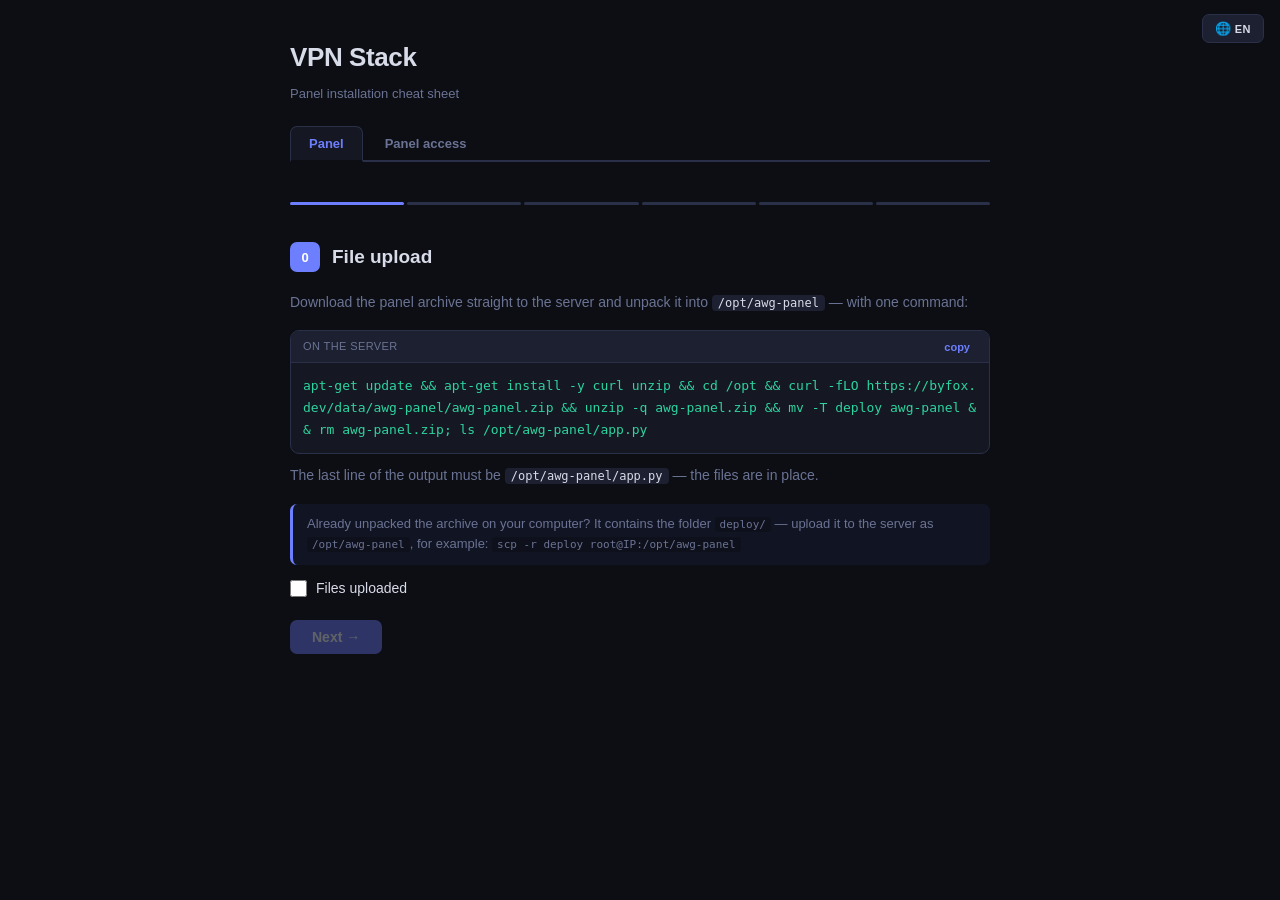
<file: panel/install_interactive.html>
<!DOCTYPE html>
<html lang="ru">
<head>
<meta charset="UTF-8">
<meta name="viewport" content="width=device-width, initial-scale=1.0">
<title>VPN Stack — Шпаргалка</title>
<style>
/* Телефон: без оттягивания страницы вверх/вниз (pull-to-refresh в Chrome,
   «пружина» в Safari). Прокрутку таблиц и модалок не трогает. */
html, body { overscroll-behavior: none; }

@import url('https://fonts.googleapis.com/css2?family=JetBrains+Mono:wght@400;600&family=Manrope:wght@400;500;600;700&display=swap');
:root{--bg:#0c0e14;--s1:#151822;--s2:#1c2030;--s3:#252a3a;--border:#2a3048;--text:#d8dbe8;--dim:#6b7394;--accent:#6d7fff;--accent2:#4f5cc9;--green:#2dd4a0;--green-bg:rgba(45,212,160,.08);--orange:#f59e42;--orange-bg:rgba(245,158,66,.08);--red:#f06060;--red-bg:rgba(240,96,96,.08);--cyan:#22d3ee;--cyan-bg:rgba(34,211,238,.08);--mono:'JetBrains Mono',monospace;--sans:'Manrope',sans-serif}
*{margin:0;padding:0;box-sizing:border-box}
body{background:var(--bg);color:var(--text);font:15px/1.65 var(--sans);min-height:100vh}
.wrap{max-width:740px;margin:0 auto;padding:36px 20px 100px}
h1{font-size:26px;font-weight:700;letter-spacing:-.4px;margin-bottom:4px}
.sub{color:var(--dim);font-size:13px;margin-bottom:20px}

/* === TABS === */
.tabs{display:flex;gap:3px;margin-bottom:28px;border-bottom:2px solid var(--border);padding-bottom:0}
.tab{padding:9px 18px;font:600 13px var(--sans);color:var(--dim);cursor:pointer;border:1px solid transparent;border-bottom:none;border-radius:7px 7px 0 0;transition:.15s;position:relative;bottom:-2px}
.tab:hover{color:var(--text);background:var(--s1)}
.tab.active{color:var(--accent);background:var(--s1);border-color:var(--border);border-bottom:2px solid var(--bg)}

.tab-content{display:none}.tab-content.active{display:block}

/* === PROGRESS BAR === */
.bar{display:flex;gap:3px;margin-bottom:28px;position:sticky;top:0;z-index:10;background:var(--bg);padding:12px 0 8px}
.dot{height:3px;flex:1;border-radius:2px;background:var(--border);transition:.3s}
.dot.done{background:var(--green)}.dot.cur{background:var(--accent)}

/* === STEPS === */
.step{display:none;animation:fadeIn .25s ease}.step.on{display:block}
@keyframes fadeIn{from{opacity:0;transform:translateY(10px)}to{opacity:1;transform:translateY(0)}}
.sh{display:flex;align-items:center;gap:12px;margin-bottom:18px}
.sn{width:30px;height:30px;border-radius:7px;background:var(--accent);color:#fff;font:700 13px var(--sans);display:flex;align-items:center;justify-content:center;flex-shrink:0}
.st{font-size:19px;font-weight:600}
.desc{color:var(--dim);font-size:14px;margin-bottom:16px;line-height:1.7}
.desc code{background:var(--s2);padding:1px 6px;border-radius:4px;font-family:var(--mono);font-size:12px;color:var(--text)}

/* === COMMAND BLOCKS === */
.cmd{background:var(--s1);border:1px solid var(--border);border-radius:9px;margin-bottom:10px;overflow:hidden}
.cmd-top{display:flex;align-items:center;justify-content:space-between;padding:6px 12px;background:var(--s2);border-bottom:1px solid var(--border)}
.cmd-top span{font-size:11px;color:var(--dim);text-transform:uppercase;letter-spacing:.4px}
.cbtn{background:none;border:none;color:var(--accent);font:600 11px var(--sans);cursor:pointer;padding:2px 7px;border-radius:3px;transition:.15s}
.cbtn:hover{background:rgba(109,127,255,.12)}.cbtn.ok{color:var(--green)}
.code{padding:12px;font:13px/1.7 var(--mono);white-space:pre-wrap;word-break:break-all;color:var(--green);user-select:all}

/* === NOTES === */
.note{padding:10px 14px;border-radius:7px;font-size:13px;margin-bottom:12px;line-height:1.6;border-left:3px solid}
.note.warn{background:var(--orange-bg);border-color:var(--orange);color:var(--orange)}
.note.err{background:var(--red-bg);border-color:var(--red);color:var(--red)}
.note.ok{background:var(--green-bg);border-color:var(--green);color:var(--green)}
.note.info{background:rgba(109,127,255,.06);border-color:var(--accent);color:var(--dim)}
.note.cyan{background:var(--cyan-bg);border-color:var(--cyan);color:var(--cyan)}
.note code{background:rgba(0,0,0,.2);padding:1px 5px;border-radius:3px;font-family:var(--mono);font-size:11px}

/* === INPUTS === */
.ig{margin-bottom:14px}
.ig label{display:block;font:600 11px var(--sans);color:var(--dim);margin-bottom:4px;text-transform:uppercase;letter-spacing:.5px}
.ig input,.ig select{width:100%;padding:9px 12px;background:var(--s1);border:1px solid var(--border);border-radius:7px;color:var(--text);font:14px var(--mono);outline:none;transition:.2s}
.ig input:focus,.ig select:focus{border-color:var(--accent)}
.ig input::placeholder{color:var(--dim);opacity:.4}
.ig select{cursor:pointer;appearance:none;background-image:url("data:image/svg+xml,%3Csvg xmlns='http://www.w3.org/2000/svg' width='12' height='12' fill='%236b7394'%3E%3Cpath d='M6 8L1 3h10z'/%3E%3C/svg%3E");background-repeat:no-repeat;background-position:right 12px center}

/* === CHECKBOXES === */
.chk{display:flex;align-items:center;gap:9px;margin-bottom:10px;cursor:pointer}
.chk input{width:17px;height:17px;accent-color:var(--accent);cursor:pointer}
.chk label{font-size:14px;cursor:pointer}

/* === PROTOCOL BUTTONS === */
.protos{display:flex;gap:8px;margin-bottom:14px;flex-wrap:wrap}
.pbtn{flex:1;min-width:80px;padding:9px;border-radius:7px;background:var(--s1);border:2px solid var(--border);color:var(--dim);font:600 13px var(--sans);text-align:center;cursor:pointer;transition:.15s}
.pbtn.sel{border-color:var(--accent);color:var(--text);background:rgba(109,127,255,.08)}

/* === BRANCH SELECTOR === */
.branch{display:flex;gap:8px;margin-bottom:18px}
.bbtn{flex:1;padding:12px 10px;border-radius:9px;background:var(--s1);border:2px solid var(--border);color:var(--dim);font:600 13px var(--sans);text-align:center;cursor:pointer;transition:.2s;line-height:1.4}
.bbtn.sel{border-color:var(--green);color:var(--green);background:var(--green-bg)}
.bbtn small{display:block;font-weight:400;font-size:11px;margin-top:4px;opacity:.7}

/* === BUTTONS === */
.btns{display:flex;gap:8px;margin-top:20px}
.btn{padding:9px 22px;border-radius:7px;font:600 14px var(--sans);cursor:pointer;border:none;transition:.15s}
.bp{background:var(--accent);color:#fff}.bp:hover{background:var(--accent2)}
.bs{background:var(--s2);color:var(--dim);border:1px solid var(--border)}.bs:hover{background:var(--s3);color:var(--text)}
.btn:disabled{opacity:.35;cursor:not-allowed}

/* === TROUBLESHOOT === */
.trouble{margin-bottom:10px}
.trouble summary{font:600 13px var(--sans);color:var(--orange);cursor:pointer;padding:6px 0;list-style:none}
.trouble summary::before{content:'⚠ '}
.trouble-body{padding:8px 0 8px 16px;font-size:13px;color:var(--dim);line-height:1.7}
.trouble-body code{background:var(--s2);padding:1px 5px;border-radius:3px;font-family:var(--mono);font-size:11px;color:var(--text)}

/* === SUMMARY === */
.summary{background:var(--s1);border:1px solid var(--border);border-radius:9px;padding:16px;margin-bottom:14px}
.summary .r{display:flex;justify-content:space-between;padding:5px 0;font-size:14px}
.summary .r .l{color:var(--dim)}.summary .r .v{font:13px var(--mono)}

/* === HIDDEN BLOCKS === */
.hidden{display:none}

/* === OUTPUT VERIFICATION === */
.vbox{background:var(--s1);border:1px solid var(--border);border-radius:9px;margin:6px 0 12px;overflow:hidden;transition:.2s}
.vbox.match-ok{border-color:var(--green)}
.vbox.match-err{border-color:var(--red)}
.vbox-top{display:flex;justify-content:space-between;align-items:center;padding:6px 12px;background:var(--s2);border-bottom:1px solid var(--border);font:600 11px var(--sans);color:var(--dim);text-transform:uppercase;letter-spacing:.4px}
.vbox-top .vstatus{font-size:11px;text-transform:none;letter-spacing:0;color:var(--dim)}
.vbox.match-ok .vbox-top .vstatus{color:var(--green)}
.vbox.match-err .vbox-top .vstatus{color:var(--red)}
.vbox textarea{width:100%;min-height:60px;padding:10px 12px;background:transparent;border:none;color:var(--text);font:12px/1.55 var(--mono);outline:none;resize:vertical}
.vbox textarea::placeholder{color:var(--dim);opacity:.5}
.vresult{padding:8px 12px;font:13px var(--sans);border-top:1px solid var(--border);display:none}
.vbox.match-ok .vresult,.vbox.match-err .vresult{display:block}
.vbox.match-ok .vresult{background:var(--green-bg);color:var(--green)}
.vbox.match-err .vresult{background:var(--red-bg);color:var(--red)}
.vresult code{background:rgba(0,0,0,.25);padding:1px 5px;border-radius:3px;font-family:var(--mono);font-size:11px}
.lang-toggle .lang-label{font-size:11px;font-weight:600;letter-spacing:.5px}</style>
</head>
<body>
<div class="wrap">
<h1>VPN Stack</h1>
<p class="sub">Шпаргалка по установке панели</p>
<button class="lang-toggle" title="Language / Язык" aria-label="Language" style="position:fixed;top:14px;right:16px;z-index:50;background:var(--s2);color:var(--text);border:1px solid var(--border);padding:6px 12px;border-radius:7px;cursor:pointer;font:600 13px var(--sans);">🌐 <span class="lang-label">RU</span></button>

<!-- ===== TABS ===== -->
<div class="tabs">
<div class="tab active" data-tab="panel" onclick="switchTab('panel')">Панель</div>
<div class="tab" data-tab="access" onclick="switchTab('access')">Доступ к панели</div>
</div>

<!-- ╔══════════════════════════════════════════════════════════════╗ -->
<!-- ║  TAB 1 — PANEL INSTALL (original)                          ║ -->
<!-- ╚══════════════════════════════════════════════════════════════╝ -->
<div class="tab-content active" id="tc-panel">

<div class="bar" id="bar"></div>

<!-- STEP 0 -->
<div class="step on" data-s="0" data-tab="panel">
<div class="sh"><div class="sn">0</div><div class="st">Заливка файлов</div></div>
<div class="desc">Скачайте архив панели прямо на сервер и распакуйте его в <code>/opt/awg-panel</code> — одной командой:</div>
<div class="cmd"><div class="cmd-top"><span>на сервере</span><button class="cbtn" onclick="cp(this)">скопировать</button></div>
<div class="code">apt-get update && apt-get install -y curl unzip && cd /opt && curl -fLO https://byfox.dev/data/awg-panel/awg-panel.zip && unzip -q awg-panel.zip && mv -T deploy awg-panel && rm awg-panel.zip; ls /opt/awg-panel/app.py</div></div>
<div class="desc">Последняя строка вывода должна быть <code>/opt/awg-panel/app.py</code> — файлы на месте.</div>
<div class="note info">Архив уже распакован на вашем компьютере? В нём папка <code>deploy/</code> — залейте её на сервер под именем <code>/opt/awg-panel</code>, например: <code>scp -r deploy root@IP:/opt/awg-panel</code></div>
<div class="chk"><input type="checkbox" id="c1" onchange="toggle('c1','b1')"><label for="c1">Файлы залиты</label></div>
<div class="btns"><button class="btn bp" id="b1" disabled onclick="go(1)">Далее →</button></div>
</div>

<!-- STEP 2 -->
<div class="step" data-s="1" data-tab="panel">
<div class="sh"><div class="sn">1</div><div class="st">Зависимости</div></div>
<div class="cmd"><div class="cmd-top"><span>выполнить</span><button class="cbtn" onclick="cp(this)">скопировать</button></div>
<div class="code">apt-get update && apt-get install -y python3-venv nginx && cd /opt/awg-panel && python3 -m venv venv && ./venv/bin/pip install gunicorn flask maxminddb</div></div>
<div class="note info">Пакет <code>maxminddb</code> нужен для гео в логах. Забыли — панель всё равно запустится и предложит доустановить его в «Зависимостях».</div>
<div class="vbox" data-checks="cd: /opt/awg-panel|No such file or directory:::err:::На сервере нет папки <code>/opt/awg-panel</code> — файлы панели не залиты. Вернитесь на шаг 0.;;ensurepip is not available|The virtual environment was not created:::err:::Пакет <code>python3-venv</code> не установлен. Команда: <code>apt install -y python3-venv</code> (на Ubuntu 24.04 — <code>apt install -y python3.12-venv</code>). После установки повторите.;;No module named pip:::err:::pip не установлен в venv. Команда: <code>apt install -y python3-pip</code>;;Successfully installed:::ok:::Зависимости установлены, venv готов.">
<div class="vbox-top"><span>опционально: вставьте вывод</span><span class="vstatus">ожидание вывода</span></div>
<textarea placeholder="Вставьте вывод команды" oninput="verifyOutput(this)"></textarea>
<div class="vresult"></div>
</div>
<div class="chk"><input type="checkbox" id="c2" onchange="toggle('c2','b2')"><label for="c2">Выполнено</label></div>
<div class="btns"><button class="btn bs" onclick="go(0)">← Назад</button><button class="btn bp" id="b2" disabled onclick="go(2)">Далее →</button></div>
</div>

<!-- STEP 3 -->
<div class="step" data-s="2" data-tab="panel">
<div class="sh"><div class="sn">2</div><div class="st">Запуск и первый вход</div></div>
<div class="cmd"><div class="cmd-top"><span>создать сервис</span><button class="cbtn" onclick="cp(this)">скопировать</button></div>
<div class="code">cat > /etc/systemd/system/awg-panel.service << 'EOF'
[Unit]
Description=AWG Panel
After=network.target

[Service]
Type=simple
WorkingDirectory=/opt/awg-panel
ExecStart=/opt/awg-panel/venv/bin/gunicorn --bind 127.0.0.1:5000 --workers 1 --threads 4 --timeout 120 app:app
Restart=always
RestartSec=5
User=root

[Install]
WantedBy=multi-user.target
EOF</div></div>
<div class="cmd"><div class="cmd-top"><span>запустить</span><button class="cbtn" onclick="cp(this)">скопировать</button></div>
<div class="code">systemctl daemon-reload
systemctl enable awg-panel
systemctl start awg-panel</div></div>
<div class="cmd"><div class="cmd-top"><span>статус</span><button class="cbtn" onclick="cp(this)">скопировать</button></div>
<div class="code">systemctl status awg-panel --no-pager -l</div></div>
<div class="desc">Пароль панель создала сама при первом запуске и записала в журнал сервиса — забираем его:</div>
<div class="cmd"><div class="cmd-top"><span>показать пароль и адрес</span><button class="cbtn" onclick="cp(this)">скопировать</button></div>
<div class="code">journalctl -u awg-panel --no-pager | grep -A2 "Пароль первого входа" | tail -3
cat /opt/awg-panel/data/first_login.txt</div></div>
<div class="note warn">Пароль временный: панель попросит сменить его при первом входе, после смены файл <code>first_login.txt</code> удаляется сам.</div>
<div class="desc" style="margin-top:14px">Панель сама открыла порт <code>8081</code>. Откройте адрес из файла, например <code>http://IP_СЕРВЕРА:8081</code>, и войдите этим паролем. Дальше всё делается в панели: протоколы, клиенты, настройки.</div>
<div class="note warn">Пока нет сертификата, вход идёт по http без шифрования, и пароль передаётся открытым. Для постоянной работы выпустите сертификат на шаге 4.</div>
<div class="desc">Адрес не открывается? Откройте порт 8081 в фаерволе хостера. Адреса нет в файле — значит, nginx не поставился. В любом случае можно зайти через SSH-туннель:</div>
<div class="cmd"><div class="cmd-top"><span>на своём компьютере</span><button class="cbtn" onclick="cp(this)">скопировать</button></div>
<div class="code">ssh -L 8080:127.0.0.1:5000 root@IP_СЕРВЕРА</div></div>
<div class="desc">Не закрывая это окно, откройте <code>http://localhost:8080</code>.</div>
<div class="vbox" data-checks="Active:\s+active\s+\(running\):::ok:::Панель работает. Переходите дальше.;;Active:\s+failed:::err:::Сервис упал. Смотрите причину в логах: <code>journalctl -u awg-panel --no-pager -l | tail -30</code>. Конкретная диагностика — в правилах ниже.;;Active:\s+inactive:::err:::Сервис не запущен. Запустите: <code>systemctl start awg-panel</code>;;status=203/EXEC:::err:::gunicorn не установлен в venv. Вернитесь к шагу 1: <code>./venv/bin/pip install gunicorn flask</code>;;ModuleNotFoundError:\s+\S+:::err:::Не хватает зависимости в venv. Установите модуль из ошибки: <code>/opt/awg-panel/venv/bin/pip install ИМЯ_МОДУЛЯ</code> и перезапустите: <code>systemctl restart awg-panel</code>;;FileNotFoundError.*app\.py:::err:::Файлы не залиты в <code>/opt/awg-panel/</code>. Вернитесь на шаг 0.">
<div class="vbox-top"><span>опционально: вставьте вывод</span><span class="vstatus">ожидание вывода</span></div>
<textarea placeholder="Вставьте вывод systemctl status (несколько строк)" oninput="verifyOutput(this)"></textarea>
<div class="vresult"></div>
</div>
<div class="note ok">Ожидаем <code>active (running)</code>.</div>
<div class="chk"><input type="checkbox" id="c6" onchange="toggle('c6','b6')"><label for="c6">active (running)</label></div>
<div class="btns"><button class="btn bs" onclick="go(1)">← Назад</button><button class="btn bp" id="b6" disabled onclick="go(3)">Далее →</button></div>
</div>

<!-- STEP 6 -->
<div class="step" data-s="3" data-tab="panel">
<div class="sh"><div class="sn">3</div><div class="st">server.json (необязательно)</div></div>
<div class="desc">Данные вашего сервера. Команда генерируется автоматически.</div>
<div class="note info">Можно пропустить: без файла панель создаст его сама, а имя сервера спросит при первом входе.</div>
<div class="ig"><label>Название</label><input id="f-name" placeholder="myserver" oninput="genSrv()">
<div class="desc" style="margin:4px 0 0">Произвольное имя для отображения в панели. Любое.</div></div>
<div class="ig"><label>IP сервера</label><input id="f-ip" placeholder="1.2.3.4" oninput="genSrv()">
<div class="desc" style="margin:4px 0 0">Внешний (публичный) IP вашего VPS. Узнать: <code>curl ifconfig.me</code></div></div>
<div class="ig"><label>Домен (SNI)</label><input id="f-dom" placeholder="example.com" oninput="genSrv()">
<div class="desc" style="margin:4px 0 0">Домен, на который выпущен сертификат (TLS-режим) или домен маскировки (Reality-режим, например <code>www.google.com</code>). Клиенты будут подключаться с этим SNI.</div></div>
<div class="desc" style="margin:6px 0">Какие вкладки показать в панели (потом меняется в настройках):</div>
<div class="protos">
<div class="pbtn sel" data-p="xray" onclick="tpro(this)">Xray</div>
<div class="pbtn sel" data-p="mtg" onclick="tpro(this)">MTProto</div>
<div class="pbtn sel" data-p="awg" onclick="tpro(this)">AWG</div>
<div class="pbtn sel" data-p="hysteria" onclick="tpro(this)">Hysteria 2</div>
</div>
<div class="cmd"><div class="cmd-top"><span>server.json</span><button class="cbtn" onclick="cp(this)">скопировать</button></div>
<div class="code" id="o-srv">Заполните поля</div></div>
<div class="note err">IP и домен должны быть от <strong>этого</strong> сервера. Иначе панель будет генерировать ссылки на чужой IP/SNI.</div>
<div class="chk"><input type="checkbox" id="c3" onchange="toggle('c3','b3')"><label for="c3">Создан</label></div>
<div class="btns"><button class="btn bs" onclick="go(2)">← Назад</button><button class="btn bp" id="b3" disabled onclick="go(4)">Далее →</button></div>
</div>

<!-- STEP 4 -->
<div class="step" data-s="4" data-tab="panel">
<div class="sh"><div class="sn">4</div><div class="st">Домен и HTTPS (необязательно)</div></div>
<div class="note info">Без своего домена панель и VPN работают полностью. Не работает только Telegram WEB-прокси: ему нужен настоящий сертификат домена.</div>
<div class="note info">Панель уже открыта по IP. Этот шаг нужен, чтобы входить по домену и по HTTPS. После него панель и сайт откроются на <code>https://домен:8081</code>.</div>
<div class="desc">Порт 443 панель занимает сама, пока он свободен, и уступает его, когда появляется XRay или WEB-прокси. Адрес <code>https://домен</code>при этом продолжит работать за XRay в режиме TLS. Порядок важен: сначала сертификат, потом XRay. Кнопка установки сама выбирает режим: сертификат есть — TLS, сертификата нет — Reality.</div>
<div class="ig"><label>Домен панели</label><input id="f-ngdom" placeholder="example.com" oninput="genNg()">
<div class="desc" style="margin:4px 0 0">Домен с A-записью на IP этого сервера. Он же подставится в <code>server.json</code> на шаге 3.</div></div>
<div class="desc" style="margin:12px 0 8px;color:var(--text);font-weight:600">Режим XRay:</div>
<div class="branch">
<div class="bbtn sel" data-mode="tls" onclick="setNgMode(this)">Свой домен + TLS<small>Вход по домену, нужен сертификат</small></div>
<div class="bbtn" data-mode="reality" onclick="setNgMode(this)">Reality<small>Маскировка под чужой сайт, сертификат не нужен</small></div>
</div>
<div class="note info" id="ng-tls-note">TLS — нужен домен с A-записью на IP. Лучшая обфускация (DNS, IP, серт — всё совпадает). Панель открывается через браузер.</div>
<div class="note cyan hidden" id="ng-reality-note">Reality — сертификат не нужен. Xray притворяется чужим сайтом. Панель останется на порту 8081 — см. вкладку «Доступ к панели».</div>

<!-- TLS branch -->
<div id="ng-tls">
<div class="desc">Выпускаем сертификат Let's Encrypt. Порт 80 должен быть открыт, в том числе в фаерволе хостера.</div>
<div class="cmd"><div class="cmd-top"><span>1. поставить certbot</span><button class="cbtn" onclick="cp(this)">скопировать</button></div>
<div class="code">apt-get install -y certbot
mkdir -p /var/www/acme
rm -f /etc/nginx/sites-enabled/default</div></div>
<div class="cmd"><div class="cmd-top"><span>2. конфиг для проверки домена</span><button class="cbtn" onclick="cp(this)">скопировать</button></div>
<div class="code" id="o-ng-tmp">cat > /etc/nginx/sites-available/DOMAIN << 'EOF'
server {
    listen 80;
    listen [::]:80;
    server_name DOMAIN;
    location ^~ /.well-known/acme-challenge/ { root /var/www/acme; }
    location / { return 301 https://$host$request_uri; }
}
EOF</div></div>
<div class="cmd"><div class="cmd-top"><span>3. включить</span><button class="cbtn" onclick="cp(this)">скопировать</button></div>
<div class="code" id="o-ng-ln">ln -sf /etc/nginx/sites-available/DOMAIN /etc/nginx/sites-enabled/
nginx -t && systemctl reload nginx</div></div>
<div class="vbox" data-checks="test is successful:::ok:::Конфиг валиден, nginx перезагружен.;;\[emerg\]|\[error\]|unknown directive|unexpected:::err:::Синтаксическая ошибка в конфиге. Сообщение выше укажет файл и строку. Исправьте и повторите команду.;;Failed to (start|reload|restart) nginx:::err:::Конфиг ок, но nginx не перезапустился. Подробности: <code>journalctl -u nginx -n 30</code>">
<div class="vbox-top"><span>опционально: вставьте вывод</span><span class="vstatus">ожидание вывода</span></div>
<textarea placeholder="Вставьте вывод nginx -t" oninput="verifyOutput(this)"></textarea>
<div class="vresult"></div>
</div>

<div class="cmd"><div class="cmd-top"><span>4. получить сертификат</span><button class="cbtn" onclick="cp(this)">скопировать</button></div>
<div class="code" id="o-ng-certbot">certbot certonly --webroot -w /var/www/acme -d DOMAIN --non-interactive --agree-tos --register-unsafely-without-email</div></div>
<div class="note ok">Должны увидеть строку <code>Successfully received certificate.</code> и пути к файлам <code>fullchain.pem</code> и <code>privkey.pem</code>.</div>
<div class="vbox" data-checks="Successfully received certificate:::ok:::Сертификат получен. Можно переходить дальше.;;Certificate not yet due for renewal:::ok:::Сертификат уже был выпущен ранее и ещё действителен — продолжайте.;;DNS problem|NXDOMAIN|no valid A.*record:::err:::DNS не настроен. Зайдите к регистратору домена и проверьте A-запись на IP сервера. Подождите 5-10 минут и повторите.;;Connection refused|Timeout|connecting to.*:80:::err:::Порт 80 недоступен извне. Проверьте: <code>ufw allow 80/tcp</code> и <code>systemctl status nginx</code>;;The server could not connect:::err:::Let's Encrypt не достучался до сервера. Чаще всего — закрытый порт 80 или DNS. Проверьте <code>ufw status</code> и <code>dig +short DOMAIN</code>.;;already (have|exists)|too many certificates:::err:::Превышен лимит Let's Encrypt (5 сертификатов на домен в неделю). Подождите или используйте флаг <code>--staging</code> для теста.;;listen 443 ssl|already listening on port 443:::err:::Certbot конфликтует с дефолтным конфигом nginx. Перезапишите его: <code>cat > /etc/nginx/sites-available/default << 'EOF'<br>server { listen 80 default_server; listen [::]:80 default_server; root /var/www/html; index index.html; server_name _; location / { try_files $uri $uri/ =404; } }<br>EOF</code><br>Потом <code>nginx -t && systemctl reload nginx</code> и повторите certbot.">
<div class="vbox-top"><span>опционально: вставьте вывод certbot</span><span class="vstatus">ожидание вывода</span></div>
<textarea placeholder="Вставьте вывод certbot (несколько строк)" oninput="verifyOutput(this)"></textarea>
<div class="vresult"></div>
</div>
<div class="note info">Плагин <code>certbot --nginx</code> здесь не используйте: он добавит в nginx <code>listen 443 ssl</code>, а этот порт нужен XRay.</div>
<div class="cmd"><div class="cmd-top"><span>5. включить HTTPS на панели</span><button class="cbtn" onclick="cp(this)">скопировать</button></div>
<div class="code">systemctl restart awg-panel</div></div>
<div class="note ok">Через минуту панель откроется на <code>https://домен</code> и <code>https://домен:8081</code>. Старый адрес по http перестанет работать.</div>
<div class="desc">Нужен VPN? Установите XRay: вкладка XRay в панели → кнопка установки. Сертификат панель найдёт сама и поставит XRay в режиме TLS.</div>
<div class="note info">XRay уже стоит в Reality? Переключите его: вкладка XRay → ⚙ → «Режим на 443» → TLS.</div>
</div>

<!-- Reality branch -->
<div id="ng-reality" class="hidden">
<div class="desc">На сервере ничего делать не нужно: панель уже открыта на порту 8081. XRay ставится кнопкой на вкладке XRay.</div>
</div>

<div class="chk"><input type="checkbox" id="c-ng" onchange="toggle('c-ng','b-ng')"><label for="c-ng">Панель открывается по домену</label></div>
<div class="btns"><button class="btn bs" onclick="go(3)">← Назад</button><button class="btn bp" id="b-ng" disabled onclick="go(5)">Далее →</button></div>
</div>

<!-- STEP 1 -->
<div class="step" data-s="5" data-tab="panel">
<div class="sh"><div class="sn">✓</div><div class="st">Готово</div></div>
<div class="note info">Шаг 4 пропущен — проверять нечего: панель работает и открывается по адресу из шага 2. Команда ниже — для тех, кто настроил домен.</div>
<div class="cmd"><div class="cmd-top"><span>финальная проверка</span><button class="cbtn" onclick="cp(this)">скопировать</button></div>
<div class="code" id="o-curl">curl -sk -o /dev/null -w "%{http_code}\n" https://ДОМЕН:8081</div></div>
<div class="vbox" data-checks="^\s*200\s*$:::ok:::Панель работает. Откройте в браузере и залогиньтесь.;;^\s*301\s*$:::ok:::Редирект на HTTPS — нормально если запрашивали http. Повторите с https://;;^\s*502\s*$:::err:::Bad Gateway: nginx работает, но gunicorn упал. Проверьте: <code>systemctl status awg-panel</code>;;^\s*404\s*$:::err:::Nginx не нашёл маршрут. Проверьте <code>server_name</code> в /etc/nginx/sites-enabled/.;;^\s*000\s*$:::err:::Не удалось подключиться. Панель или nginx не запущены, порт 8081 закрыт или DNS не резолвится. Проверки: <code>systemctl status awg-panel nginx</code>, <code>ufw status</code>, <code>dig +short DOMAIN</code>.;;SSL|certificate:::err:::Проблема с сертификатом. Проверьте права: <code>chmod 755 /etc/letsencrypt/archive/DOMAIN/</code> и <code>chmod 644 .../\\*.pem</code>">
<div class="vbox-top"><span>опционально: вставьте HTTP-код ответа</span><span class="vstatus">ожидание вывода</span></div>
<textarea placeholder="Вставьте HTTP-код (200, 502, 000 и т.д.)" oninput="verifyOutput(this)"></textarea>
<div class="vresult"></div>
</div>
<div class="note ok">Ответ <code>200</code> — панель работает. Откройте в браузере и залогиньтесь.</div>
<div class="summary" id="sum">
<div class="r"><span class="l">Сервер</span><span class="v" id="s-name">—</span></div>
<div class="r"><span class="l">IP</span><span class="v" id="s-ip">—</span></div>
<div class="r"><span class="l">Домен</span><span class="v" id="s-dom">—</span></div>
<div class="r"><span class="l">Протоколы</span><span class="v" id="s-pro">—</span></div>
<div class="r"><span class="l">Панель</span><span class="v" id="s-url">—</span></div>
</div>
<div class="desc">Порты панель подбирает сама при установке протокола и открывает их в фаерволе. Обычно получается так:</div>
<div class="summary">
<div class="r"><span class="l">443/tcp</span><span class="v">XRay VLESS: TLS со своим доменом или Reality без него</span></div>
<div class="r"><span class="l">443/udp</span><span class="v">Hysteria 2</span></div>
<div class="r"><span class="l">20000–29999/udp</span><span class="v">прыжки по портам Hysteria</span></div>
<div class="r"><span class="l">4443/udp</span><span class="v">AmneziaWG (443/udp, если Hysteria не выбрана)</span></div>
<div class="r"><span class="l">8443/tcp</span><span class="v">MTProto</span></div>
<div class="r"><span class="l">8081/tcp</span><span class="v">вход в панель (nginx)</span></div>
<div class="r"><span class="l">5000</span><span class="v">gunicorn panel (localhost)</span></div>
<div class="r"><span class="l">10085</span><span class="v">Xray stats API (localhost)</span></div>
</div>
<div class="btns"><button class="btn bs" onclick="go(4)">← Назад</button></div>
</div>

</div><!-- /tc-panel -->



<!-- ╔══════════════════════════════════════════════════════════════╗ -->
<!-- ║  TAB 3 — PANEL ACCESS (TLS / Reality / переезды)            ║ -->
<!-- ╚══════════════════════════════════════════════════════════════╝ -->
<div class="tab-content" id="tc-access">

<div class="desc" style="margin-bottom:20px">Как зайти в панель в разных режимах XRay. Панель сама детектит TLS/Reality и в разделе <code>⚙ → Страница входа</code> показывает рабочий адрес. Ниже — что выбрать в каждом случае. Везде <code>&lt;IP&gt;</code>, <code>&lt;домен&gt;</code>, <code>&lt;ключ&gt;</code>, <code>&lt;порт&gt;</code> — подставь свои.</div>

<!-- Универсальный способ -->
<div style="border:1px solid var(--border);border-radius:9px;padding:18px;margin-bottom:18px">
<div class="sh"><div class="sn">★</div><div class="st">Универсально: SSH-туннель (работает всегда)</div></div>
<div class="desc">Если снаружи панель закрыта (Reality, сбитая маскировка, потерян адрес) — заходишь напрямую к gunicorn через туннель. Через него же можно настроить всё остальное.</div>
<div class="cmd"><div class="cmd-top"><span>на своём компьютере</span><button class="cbtn" onclick="cp(this)">скопировать</button></div>
<div class="code">ssh -L 8080:127.0.0.1:5000 root@&lt;IP&gt;</div></div>
<div class="desc">Оставь окно открытым → открой в браузере <code>http://localhost:8080</code> (если маскировка/ключ — <code>http://localhost:8080/&lt;ключ&gt;</code>).</div>
</div>

<!-- Сценарий: TLS -->
<div style="border:1px solid var(--border);border-radius:9px;padding:18px;margin-bottom:18px">
<div class="sh"><div class="sn">1</div><div class="st">XRay в режиме TLS (сертификат на домен)</div></div>
<div class="desc">Панель едет на 443 «прицепом»: XRay-TLS → fallback → nginx → панель. Отдельный порт не нужен.</div>
<div class="note ok">Вход: <code>https://&lt;домен&gt;/</code> — или <code>https://&lt;домен&gt;/&lt;ключ&gt;</code>, если включена маскировка.</div>
<div class="desc">В <code>Страница входа</code> выбери «Вход по IP» (корень = панель) или «Маскировка фейк-сайтом» (корень = сайт, панель по ключу).</div>
</div>

<!-- Сценарий: Reality -->
<div style="border:1px solid var(--border);border-radius:9px;padding:18px;margin-bottom:18px">
<div class="sh"><div class="sn">2</div><div class="st">XRay в режиме Reality</div></div>
<div class="desc">443 целиком занят Reality (уводит на dest-сайт) — на 443 панель НЕ отдаётся. Нужен отдельный порт.</div>
<div class="desc"><strong>1.</strong> Первый вход — по адресу из first_login.txt (порт 8081) или через SSH-туннель (см. выше).<br>
<strong>2.</strong> <code>⚙ → Страница входа → Доступ к панели по порту</code> → впиши порт (напр. <code>2096</code>) → выбери режим <strong>«Только по ключу»</strong> → <code>Сохранить</code>. Панель сама поднимет nginx и откроет порт в ufw.</div>
<div class="note ok">Вход: <code>https://&lt;домен&gt;:&lt;порт&gt;/&lt;ключ&gt;</code> (TLS, если есть серт) или <code>http://&lt;IP&gt;:&lt;порт&gt;/&lt;ключ&gt;</code> (если серта нет).</div>
<div class="note info">Конфиг XRay/Reality панель не трогает — поднимает только свой отдельный nginx-блок <code>awg-panel-access</code>.</div>
</div>

<!-- Переезд TLS → Reality -->
<div style="border:1px solid var(--border);border-radius:9px;padding:18px;margin-bottom:18px">
<div class="sh"><div class="sn">→</div><div class="st">Переезд: был TLS, стал Reality</div></div>
<div class="desc">Был доступ <code>https://&lt;домен&gt;/</code>. После смены XRay на Reality 443 перестаёт отдавать панель — <strong>веб-доступ пропадёт</strong>.</div>
<div class="desc"><strong>1.</strong> Зайди через SSH-туннель.<br>
<strong>2.</strong> <code>Страница входа</code> → задай порт → режим «Только по ключу» → <code>Сохранить</code>.</div>
<div class="note ok">Новый вход: <code>https://&lt;домен&gt;:&lt;порт&gt;/&lt;ключ&gt;</code>.</div>
</div>

<!-- Переезд Reality → TLS -->
<div style="border:1px solid var(--border);border-radius:9px;padding:18px;margin-bottom:18px">
<div class="sh"><div class="sn">←</div><div class="st">Переезд: был Reality, стал TLS</div></div>
<div class="desc">Вернул XRay на TLS+fallback на 443 → панель снова доступна на 443 через домен. Отдельный порт больше не нужен.</div>
<div class="desc"><strong>1.</strong> Зайди по старому порту (если оставлял) или через SSH-туннель.<br>
<strong>2.</strong> <code>Страница входа</code> → <strong>очисти поле порта</strong> → <code>Сохранить</code> (порт закроется в ufw, nginx-блок снимется). Режим верни на «Маскировка» или «Вход по IP».</div>
<div class="note ok">Вход: <code>https://&lt;домен&gt;/&lt;ключ&gt;</code> (или <code>https://&lt;домен&gt;/</code> без маскировки).</div>
</div>

<!-- Восстановление -->
<div style="border:1px solid var(--border);border-radius:9px;padding:18px;margin-bottom:18px">
<div class="sh"><div class="sn">!</div><div class="st">Потерял адрес входа</div></div>
<div class="desc">Сбрось маскировку и key-only через SSH — панель вернётся на корень (доступный через 443-TLS / порт / туннель):</div>
<div class="cmd"><div class="cmd-top"><span>на сервере</span><button class="cbtn" onclick="cp(this)">скопировать</button></div>
<div class="code">sed -i 's/"fake_enabled": true/"fake_enabled": false/;s/"login_block_root": true/"login_block_root": false/' /opt/awg-panel/data/server.json && systemctl restart awg-panel</div></div>
<div class="note warn">Это не закрывает отдельный порт (он в ufw/nginx). Снять порт — в <code>Страница входа</code>, очистив поле порта.</div>
</div>

</div><!-- /tc-access -->

</div><!-- /wrap -->

<script>
/* ========== TAB SWITCHING ========== */
function switchTab(tab){
  document.querySelectorAll('.tab-content').forEach(t=>t.classList.remove('active'));
  document.querySelector(`.tab-content#tc-${tab}`).classList.add('active');
  document.querySelectorAll('.tab').forEach(t=>t.classList.toggle('active', t.dataset.tab===tab));
  scrollTo({top:0,behavior:'smooth'});
}

/* ========== TAB 1 — PANEL ========== */
const N=6;
function initBar(){const b=document.getElementById('bar');for(let i=0;i<N;i++){const d=document.createElement('div');d.className='dot';b.appendChild(d)}upBar(0)}
function upBar(c){document.querySelectorAll('#bar .dot').forEach((d,i)=>{d.className='dot';if(i<c)d.classList.add('done');else if(i===c)d.classList.add('cur')})}
function go(n){document.querySelectorAll('[data-tab="panel"].step').forEach(s=>s.classList.remove('on'));document.querySelector(`[data-tab="panel"][data-s="${n}"]`).classList.add('on');upBar(n);scrollTo({top:0,behavior:'smooth'});
if(n===3){const nd=document.getElementById('f-ngdom').value;const fd=document.getElementById('f-dom');if(nd&&!fd.value&&ngMode==='tls'){fd.value=nd;genSrv()}}
if(n===5){const d=document.getElementById('f-dom').value||'ДОМЕН';document.getElementById('o-curl').textContent=`curl -sk -o /dev/null -w "%{http_code}\\n" https://${d}:8081`;document.getElementById('s-name').textContent=document.getElementById('f-name').value||'—';document.getElementById('s-ip').textContent=document.getElementById('f-ip').value||'—';document.getElementById('s-dom').textContent=d;document.getElementById('s-pro').textContent=gp().join(', ');document.getElementById('s-url').textContent=`https://${d}:8081`}}
function gp(){return[...document.querySelectorAll('#tc-panel .pbtn.sel')].map(b=>b.dataset.p)}
function tpro(el){if(el.dataset.p==='xray')return;el.classList.toggle('sel');genSrv()}
function genSrv(){const n=document.getElementById('f-name').value,ip=document.getElementById('f-ip').value,d=document.getElementById('f-dom').value,pr=gp();
const ipOk=/^(\d{1,3}\.){3}\d{1,3}$/.test(ip)&&ip.split('.').every(o=>+o>=0&&+o<=255);
const domOk=/^[a-zA-Z0-9]([a-zA-Z0-9\-]*\.)+[a-zA-Z]{2,}$/.test(d);
document.getElementById('f-ip').style.borderColor=ip&&!ipOk?'var(--red)':ip&&ipOk?'var(--green)':'var(--border)';
document.getElementById('f-dom').style.borderColor=d&&!domOk?'var(--red)':d&&domOk?'var(--green)':'var(--border)';
const el=document.getElementById('o-srv');
if(!n||!ip||!d){el.textContent='Заполните все поля';return}
if(!ipOk){el.textContent='⚠ Некорректный IP-адрес. Формат: 1.2.3.4';return}
if(!domOk){el.textContent='⚠ Некорректный домен. Формат: example.com или sub.example.com';return}
el.textContent=`mkdir -p /opt/awg-panel/data && cat > /opt/awg-panel/data/server.json << 'EOF'\n{\n  "server_name": "${n}",\n  "server_ip": "${ip}",\n  "sni": "${d}",\n  "mtg_fake_host": "${d}",\n  "mtg_port": 8443,\n  ${pr.length ? `"enabled_protocols": [${pr.map(p=>`"${p}"`).join(', ')}],\n  ` : ''}"enabled_platforms": ["shadowrocket", "loon", "clash"],\n  "profile_naming": "friendly"\n}\nEOF`}
function setNgMode(el){
  document.querySelectorAll('.bbtn').forEach(b=>b.classList.remove('sel'));el.classList.add('sel');
  ngMode=el.dataset.mode;
  document.getElementById('ng-tls-note').classList.toggle('hidden',ngMode!=='tls');
  document.getElementById('ng-reality-note').classList.toggle('hidden',ngMode!=='reality');
  document.getElementById('ng-tls').classList.toggle('hidden',ngMode!=='tls');
  document.getElementById('ng-reality').classList.toggle('hidden',ngMode!=='reality');
  genNg();
}
function genNg(){
  const v=document.getElementById('f-ngdom').value;
  const dom=v||'DOMAIN';
  const ok=/^[a-zA-Z0-9]([a-zA-Z0-9\-]*\.)+[a-zA-Z]{2,}$/.test(v);
  document.getElementById('f-ngdom').style.borderColor=v?(ok?'var(--green)':'var(--red)'):'var(--border)';
  document.getElementById('o-ng-tmp').textContent=`cat > /etc/nginx/sites-available/${dom} << 'EOF'\nserver {\n    listen 80;\n    listen [::]:80;\n    server_name ${dom};\n    location ^~ /.well-known/acme-challenge/ { root /var/www/acme; }\n    location / { return 301 https://$host$request_uri; }\n}\nEOF`;
  document.getElementById('o-ng-ln').textContent=`ln -sf /etc/nginx/sites-available/${dom} /etc/nginx/sites-enabled/\nnginx -t && systemctl reload nginx`;
  document.getElementById('o-ng-certbot').textContent=`certbot certonly --webroot -w /var/www/acme -d ${dom} --non-interactive --agree-tos --register-unsafely-without-email`;
}

/* ========== SHARED ========== */
/* ========== OUTPUT VERIFICATION ========== */
// Generic verifier. Each vbox has data-checks attribute with rules:
//   pattern:::status:::message
// status: ok|err
// Multiple rules separated by ;; — first match wins.
function verifyOutput(ta){
  const box=ta.closest('.vbox');
  const txt=ta.value.trim();
  const result=box.querySelector('.vresult');
  const status=box.querySelector('.vstatus');
  box.classList.remove('match-ok','match-err');
  if(!txt){status.textContent='ожидание вывода';result.innerHTML='';return}
  const checks=(box.dataset.checks||'').split(';;').filter(Boolean);
  for(const rule of checks){
    const parts=rule.split(':::');
    if(parts.length<3)continue;
    const [pat,kind,...msgArr]=parts;
    const msg=msgArr.join(':::');
    let re;try{re=new RegExp(pat,'i')}catch(e){continue}
    if(re.test(txt)){
      box.classList.add(kind==='ok'?'match-ok':'match-err');
      status.textContent=kind==='ok'?'всё в порядке':'нужно действие';
      result.innerHTML=msg;
      return;
    }
  }
  status.textContent='не распознано — продолжайте';
}

function cp(b){const c=b.closest('.cmd').querySelector('.code');navigator.clipboard.writeText(c.textContent).then(()=>{b.textContent='✓';b.classList.add('ok');setTimeout(()=>{b.textContent='скопировать';b.classList.remove('ok')},1500)})}


function toggle(cid,bid){document.getElementById(bid).disabled=!document.getElementById(cid).checked}

/* ========== INIT ========== */
initBar();
</script>
<script>
window.I18N_EN = {exact: {"MTProto": "MTProto", "AmneziaWG (443/udp, если Hysteria не выбрана)": "AmneziaWG (443/udp if Hysteria is not selected)", "прыжки по портам Hysteria": "Hysteria port hopping", "Hysteria 2": "Hysteria 2", "XRay VLESS: TLS со своим доменом или Reality без него": "XRay VLESS: TLS with your own domain or Reality without one", "Порты панель подбирает сама при установке протокола и открывает их в фаерволе. Обычно получается так:": "The panel picks the ports itself when it installs a protocol and opens them in the firewall. Usually it looks like this:", "Зависимости установлены, venv готов.": "Dependencies installed, venv is ready.", "Скачайте архив панели прямо на сервер и распакуйте его в": "Download the panel archive straight to the server and unpack it into", "— одной командой:": "— with one command:", "Последняя строка вывода должна быть": "The last line of the output must be", "— файлы на месте.": "— the files are in place.", "Архив уже распакован на вашем компьютере? В нём папка": "Already unpacked the archive on your computer? It contains the folder", "— залейте её на сервер под именем": "— upload it to the server as", ", например:": ", for example:", "На сервере нет папки": "The server has no folder", "— файлы панели не залиты. Вернитесь на шаг 0.": "— the panel files are not uploaded. Go back to step 0.", "Без своего домена панель и VPN работают полностью. Не работает только Telegram WEB-прокси: ему нужен настоящий сертификат домена.": "Without your own domain the panel and the VPN work in full. Only the Telegram WEB proxy does not: it needs a real domain certificate.", "и": "and", "показать пароль и адрес": "show the password and address", "Панель сама открыла порт": "The panel has opened port", ". Откройте адрес из файла, например": "by itself. Open the address from the file, for example", ", и войдите этим паролем. Дальше всё делается в панели: протоколы, клиенты, настройки.": "and log in with this password. Everything else is done in the panel: protocols, clients, settings.", "Пока нет сертификата, вход идёт по http без шифрования, и пароль передаётся открытым. Для постоянной работы выпустите сертификат на шаге 4.": "Until there is a certificate, login goes over unencrypted http and the password is sent in the clear. For regular use, issue a certificate in step 4.", "Адрес не открывается? Откройте порт 8081 в фаерволе хостера. Адреса нет в файле — значит, nginx не поставился. В любом случае можно зайти через SSH-туннель:": "The address does not open? Open port 8081 in the hosting provider's firewall. No address in the file means nginx was not installed. Either way you can get in through an SSH tunnel:", "Не закрывая это окно, откройте": "Keeping this window open, go to", "Домен и HTTPS (необязательно)": "Domain and HTTPS (optional)", "Панель уже открыта по IP. Этот шаг нужен, чтобы входить по домену и по HTTPS. После него панель и сайт откроются на": "The panel is already open by IP. This step lets you log in by domain over HTTPS. After it the panel and site open at", "Порт 443 панель занимает сама, пока он свободен, и уступает его, когда появляется XRay или WEB-прокси. Адрес": "The panel takes port 443 itself while it is free and gives it up when XRay or the WEB proxy appears. The address", "при этом продолжит работать за XRay в режиме TLS. Порядок важен: сначала сертификат, потом XRay. Кнопка установки сама выбирает режим: сертификат есть — TLS, сертификата нет — Reality.": "keeps working behind XRay in TLS mode. Order matters: certificate first, then XRay. The install button picks the mode itself: with a certificate it uses TLS, without one Reality.", "Вход по домену, нужен сертификат": "Login by domain, a certificate is required", "Reality — сертификат не нужен. Xray притворяется чужим сайтом. Панель останется на порту 8081 — см. вкладку «Доступ к панели».": "Reality — no certificate needed. Xray pretends to be another site. The panel stays on port 8081 — see the “Panel access” tab.", "1. поставить certbot": "1. install certbot", "5. включить HTTPS на панели": "5. enable HTTPS on the panel", "Через минуту панель откроется на": "Within a minute the panel opens at", ". Старый адрес по http перестанет работать.": ". The old http address stops working.", "Нужен VPN? Установите XRay: вкладка XRay в панели → кнопка установки. Сертификат панель найдёт сама и поставит XRay в режиме TLS.": "Need a VPN? Install XRay: XRay tab in the panel → install button. The panel finds the certificate itself and installs XRay in TLS mode.", "На сервере ничего делать не нужно: панель уже открыта на порту 8081. XRay ставится кнопкой на вкладке XRay.": "Nothing to do on the server: the panel is already open on port 8081. XRay is installed with the button on the XRay tab.", "Панель открывается по домену": "The panel opens by domain", "Шаг 4 пропущен — проверять нечего: панель работает и открывается по адресу из шага 2. Команда ниже — для тех, кто настроил домен.": "Step 4 was skipped, so there is nothing to check: the panel works and opens at the address from step 2. The command below is for those who set up a domain.", "вход в панель (nginx)": "panel login (nginx)", "По домену или IP сервера панель пока не откроется, и это нормально: снаружи она закрыта. Как открыть — на шаге 4.": "The panel will not open by domain or server IP yet, and that is expected: it is closed from the outside. Step 4 explains how to open it.", "Нужно, только если панель должна открываться снаружи, а не через SSH-туннель из шага 2. Без этого шага адрес": "Needed only if the panel should open from the outside rather than through the SSH tunnel from step 2. Without this step", "не откроется: порт 443 слушает XRay, а его ещё нет.": "will not open: port 443 is served by XRay, which is not installed yet.", "Порядок важен: сначала сертификат, потом XRay. Кнопка установки сама выбирает режим: сертификат есть — TLS, и панель открывается на домене; сертификата нет — Reality, и панель уходит на отдельный порт.": "Order matters: certificate first, then XRay. The install button picks the mode itself: with a certificate it uses TLS and the panel opens on the domain; without one it uses Reality and the panel moves to a separate port.", "Панель открывается на домене, нужен сертификат": "The panel opens on the domain, a certificate is required", "Reality — сертификат не нужен. Xray притворяется чужим сайтом. Панель будет открываться на отдельном порту — см. вкладку «Доступ к панели».": "Reality — no certificate needed. Xray pretends to be another site. The panel will open on a separate port — see the “Panel access” tab.", "Выпускаем сертификат Let's Encrypt. Порт 80 должен быть открыт, в том числе в фаерволе хостера.": "Issuing a Let's Encrypt certificate. Port 80 must be open, including in the hosting provider's firewall.", "1. поставить nginx и certbot": "1. install nginx and certbot", "2. конфиг для проверки домена": "2. config for domain validation", "4. получить сертификат": "4. get the certificate", "Плагин": "Do not use the", "здесь не используйте: он добавит в nginx": "plugin here: it adds", ", а этот порт нужен XRay.": "to nginx, and XRay needs that port.", "5. Установить XRay": "5. Install XRay", "Зайдите в панель через туннель из шага 2: вкладка XRay → кнопка установки. Сертификат панель найдёт сама и поставит XRay в режиме TLS.": "Open the panel through the tunnel from step 2: XRay tab → install button. The panel finds the certificate itself and installs XRay in TLS mode.", "После этого панель откроется на": "After that the panel opens at", "XRay уже стоит в Reality? Переключите его: вкладка XRay → ⚙ → «Режим на 443» → TLS.": "XRay already running in Reality? Switch it: XRay tab → ⚙ → “Mode on 443” → TLS.", "Сертификат не нужен. На сервере нужен только nginx: через него панель откроет свой порт.": "No certificate needed. The server only needs nginx: the panel opens its own port through it.", "1. поставить nginx": "1. install nginx", "2. Установить XRay": "2. Install XRay", "Зайдите в панель через туннель из шага 2: вкладка XRay → кнопка установки. Панель сама перейдёт на порт 8081 и напишет новый адрес.": "Open the panel through the tunnel from step 2: XRay tab → install button. The panel moves to port 8081 by itself and shows the new address.", "Панель открывается снаружи": "The panel opens from the outside", "^\\s*200\\s*$:::ok:::Панель работает. Откройте в браузере и залогиньтесь.;;^\\s*301\\s*$:::ok:::Редирект на HTTPS — нормально если запрашивали http. Повторите с https://;;^\\s*502\\s*$:::err:::Bad Gateway: nginx работает, но gunicorn упал. Проверьте: <code>systemctl status awg-panel</code>;;^\\s*404\\s*$:::err:::Nginx не нашёл маршрут. Проверьте <code>server_name</code> в /etc/nginx/sites-enabled/.;;^\\s*000\\s*$:::err:::Не удалось подключиться. Панель или nginx не запущены, порт 8081 закрыт или DNS не резолвится. Проверки: <code>systemctl status awg-panel nginx</code>, <code>ufw status</code>, <code>dig +short DOMAIN</code>.;;SSL|certificate:::err:::Проблема с сертификатом. Проверьте права: <code>chmod 755 /etc/letsencrypt/archive/DOMAIN/</code> и <code>chmod 644 .../\\\\*.pem</code>": "^\\s*200\\s*$:::ok:::The panel is up. Open it in the browser and log in.;;^\\s*301\\s*$:::ok:::Redirect to HTTPS — expected if you requested http. Repeat with https://;;^\\s*502\\s*$:::err:::Bad Gateway: nginx is up but gunicorn died. Check: <code>systemctl status awg-panel</code>;;^\\s*404\\s*$:::err:::Nginx found no route. Check <code>server_name</code> in /etc/nginx/sites-enabled/.;;^\\s*000\\s*$:::err:::Could not connect. The panel or nginx is not running, port 8081 is closed or DNS does not resolve. Checks: <code>systemctl status awg-panel nginx</code>, <code>ufw status</code>, <code>dig +short DOMAIN</code>.;;SSL|certificate:::err:::Certificate problem. Check permissions: <code>chmod 755 /etc/letsencrypt/archive/DOMAIN/</code> and <code>chmod 644 .../\\\\*.pem</code>", "на шаге 3.": "at step 3.", "нужен для гео в логах. Забыли — панель всё равно запустится и предложит доустановить его в «Зависимостях».": "is used for geo in the logs. Skip it and the panel still starts — it will offer to install it under “Dependencies”.", "Шаг 4 пропущен — проверять нечего: панель работает и открывается через туннель. Команда ниже — для тех, кто настроил домен.": "Step 4 skipped — nothing to check here: the panel is running and opens through the tunnel. The command below is for those who set up a domain.", "Заливка файлов": "Uploading the files", "Запуск и первый вход": "Start and first login", "server.json (необязательно)": "server.json (optional)", "Открыть панель наружу (необязательно)": "Expose the panel (optional)", "Пароль панель создала сама при первом запуске и записала в журнал сервиса — забираем его:": "The panel generated the password on first start and wrote it to the service journal — grab it:", "показать пароль": "show the password", "Пароль временный: панель попросит сменить его при первом входе, после смены файл": "The password is temporary: the panel asks you to change it on first login, after that the file", "удаляется сам.": "is removed automatically.", "Панель слушает": "The panel listens on", ". Чтобы открыть её прямо сейчас, без домена и сертификата — проброс порта с вашей машины:": ". To open it right now, without a domain or certificate — forward the port from your machine:", "на своём компьютере": "on your own machine", "Не закрывая это окно, откройте": "Leaving that window open, go to", "и войдите паролем из журнала. Дальше всё делается в панели: протоколы, клиенты, домен, постоянный доступ снаружи.": "and log in with the password from the journal. Everything else is done in the panel: protocols, clients, domain, permanent outside access.", "Можно пропустить: без файла панель создаст его сама, а имя сервера спросит при первом входе.": "Can be skipped: without the file the panel creates it itself and asks for the server name on first login.", "<div class=\"vbox\" data-checks=\"latest handshake:::ok:::Handshake есть — AWG работает, клиенты подключаются.;;peer:.*\\n(?!.*handshake):::err:::Peer есть, но handshake не было: у клиента старый .conf или UDP-порт закрыт снаружи.;;Cannot find device|does not exist:::err:::Интерфейс awg0 не поднят. Команда: <code>awg-quick up awg0</code>\">\n<div class=\"vbox-top\"><span>опционально: вставьте вывод</span><span class=\"vstatus\">ожидание вывода</span></div>\n<textarea placeholder=\"Вставьте вывод awg show awg0\" oninput=\"verifyOutput(this)\"></textarea>\n<div class=\"vresult\"></div>\n</div>\n<div class=\"note warn\">Если конфиг остался от прежней установки и в нём H1-H4 = 1/2/3/4 — это обычный WireGuard, его видит DPI. Панель при установке пишет случайные.</div>": "<div class=\"vbox\" data-checks=\"latest handshake:::ok:::Handshake is present — AWG works, clients connect.;;peer:.*\\n(?!.*handshake):::err:::Peer is there but no handshake: the client uses an old .conf, or the UDP port is closed from outside.;;Cannot find device|does not exist:::err:::Interface awg0 is down. Command: <code>awg-quick up awg0</code>\">\n<div class=\"vbox-top\"><span>optional: paste the output</span><span class=\"vstatus\">waiting for output</span></div>\n<textarea placeholder=\"Paste the output of awg show awg0\" oninput=\"verifyOutput(this)\"></textarea>\n<div class=\"vresult\"></div>\n</div>\n<div class=\"note warn\">If the config is left over from an older setup and has H1-H4 = 1/2/3/4, that is plain WireGuard and DPI sees it. The panel writes random ones on install.</div>", "AmneziaWG ставит панель: вкладка AmneziaWG → «Установить». Ключи, подсеть, обфускацию, порт и запуск интерфейса она делает сама —": "AmneziaWG is installed by the panel: the AmneziaWG tab → «Install». Keys, subnet, obfuscation, port and interface start are all done for you —", "править не нужно.": "needs no editing.", "проверка": "check", "Если конфиг остался от прежней установки и в нём H1-H4 = 1/2/3/4 — это обычный WireGuard, его видит DPI. Панель при установке пишет случайные.": "If the config is left over from an older setup and has H1-H4 = 1/2/3/4, that is plain WireGuard and DPI sees it. The panel writes random ones on install.", "Шпаргалка по установке панели": "Panel installation cheat sheet", "Что понадобится до начала:": "What you need before you start:", "VPS на Debian/Ubuntu с root-доступом по SSH": "A Debian/Ubuntu VPS with root access over SSH", "Домен с A-записью на IP сервера (не нужен, если Xray будет в режиме Reality)": "A domain with an A record pointing to the server IP (not needed if Xray runs in Reality mode)", "Порты 22, 80, 443 открыты в ufw": "Ports 22, 80 and 443 open in ufw", "Python 3 и venv (шаг 3 поставит недостающее)": "Python 3 and venv (step 3 installs whatever is missing)", "Протоколы заранее ставить не нужно: XRay, MTProto и AmneziaWG панель поставит сама — кнопка «Установить» в блоке версий или иконка": "No need to install the protocols in advance: the panel installs XRay, MTProto and AmneziaWG itself — the «Install» button in the versions block, or the", "слева от ⚙ → вкладка протокола. Она подберёт свободный порт и откроет его в ufw. У AmneziaWG установка идёт по шагам: заголовки ядра, репозиторий, сборка DKMS-модуля, серверный конфиг и запуск интерфейса — это несколько минут.": "icon left of ⚙ → protocol tab. It picks a free port and opens it in ufw. For AmneziaWG the install runs as visible steps: kernel headers, repository, DKMS module build, server config and interface start - a few minutes.", "Nginx и сертификат": "Nginx and certificate", "Домен панели": "Panel domain", "Домен с A-записью на IP этого сервера. Он же подставится в": "A domain with an A record pointing to this server's IP. The same one is filled into", "на шаге 4.": "at step 4.", "Режим XRay:": "XRay mode:", "Пакет": "Package", "обязателен — без него панель падает с ModuleNotFoundError при первом же запросе на логи с гео.": "is required — without it the panel crashes with ModuleNotFoundError on the very first request for geo logs.", "Строка <code>prefer-ip = \"only-ipv4\"</code> обязательна. При кривом IPv6 на сервере mtg молча уходит в чёрную дыру: Telegram коннектится, но прокси не работает, и в логах нет ошибок.": "The line <code>prefer-ip = \"only-ipv4\"</code> is required. With broken IPv6 on the server, mtg silently black-holes: Telegram connects, but the proxy doesn't work, and there are no errors in the logs.", "Пакет <code>maxminddb</code> нужен для гео в логах. Забыли — панель всё равно запустится и предложит доустановить его в «Зависимостях».": "<code>maxminddb</code> is used for geo in the logs. Skip it and the panel still starts — it will offer to install it under “Dependencies”.", "&lt;домен&gt;": "&lt;domain&gt;", "&lt;ключ&gt;": "&lt;key&gt;", "&lt;порт&gt;": "&lt;port&gt;", "(AWG 2.0). Если H1-H4 равны 1/2/3/4 — это обычный WireGuard, DPI его видит.": "(AWG 2.0). If H1-H4 equal 1/2/3/4 — it's plain WireGuard, DPI can see it.", "(AWG, зарезервировано даже если AWG не ставите),": "(AWG, reserved even if you don't install AWG),", "(PowerShell), правая кнопка мыши (CMD),": "(PowerShell), right mouse button (CMD),", "(TLS, если есть серт) или": "(TLS, if you have a cert) or", "(Windows Terminal). Символы при вводе пароля не отображаются — это нормально, просто нажмите Enter.": "(Windows Terminal). Characters are not shown while typing the password — that's normal, just press Enter.", "(stats API). Если порт 443 показывается с IP": "(stats API). If port 443 is shown with IP", "(xray|mtg|awg)\\s+УСТАНОВЛЕН:::err:::<strong>СТОП</strong>: на сервере уже установлен xray/mtg/awg. Эта шпаргалка только для свежего VPS — иначе перезатрёте рабочие конфиги. Используйте её на другом сервере или сначала забэкапьте текущий.;;УСТАНОВЛЕН:::ok:::Часть базовых пакетов уже стоит (nginx/certbot/fail2ban/ufw) — это нормально, <code>apt install</code> просто пропустит. Можно продолжать.": "(xray|mtg|awg)\\s+УСТАНОВЛЕН:::err:::<strong>STOP</strong>: xray/mtg/awg is already installed on the server. This cheat sheet is only for a fresh VPS — otherwise you'll overwrite working configs. Use it on another server or back up the current one first.;;УСТАНОВЛЕН:::ok:::Some of the base packages are already installed (nginx/certbot/fail2ban/ufw) — that's normal, <code>apt install</code> will just skip them. You can continue.", "(УЖЕ СУЩЕСТВУЕТ|СЕРВИС РАБОТАЕТ):::err:::Панель уже развёрнута. Шаги ниже перезатрут <code>admin.json</code>, <code>server.json</code> и venv. Сначала <code>cp -r /opt/awg-panel /root/awg-panel-backup</code>;;нет, можно ставить:::ok:::Чистая установка, продолжаем.": "(УЖЕ СУЩЕСТВУЕТ|СЕРВИС РАБОТАЕТ):::err:::The panel is already deployed. The steps below will overwrite <code>admin.json</code>, <code>server.json</code> and venv. First run <code>cp -r /opt/awg-panel /root/awg-panel-backup</code>;;нет, можно ставить:::ok:::Clean install, continuing.", "(для VLESS) и одна с": "(for VLESS) and one with", "(доступ),": "(access),", "(если маскировка/ключ —": "(if masking/key —", "(если серта нет).": "(if there's no cert).", "(или": "(or", "(или больше, если кто-то уже долбился). Главное — что jail активен.": "(or more, if someone has already been hammering it). The main thing is that the jail is active.", "(или другое число). Запомните это число — оно нужно для следующей команды.": "(or another number). Remember this number — you'll need it for the next command.", "(на Ubuntu 24.04 —": "(on Ubuntu 24.04 —", "(например": "(for example", "(порт закроется в ufw, nginx-блок снимется). Режим верни на «Маскировка» или «Вход по IP».": "(the port will close in ufw, the nginx block will be removed). Switch the mode back to «Masking» or «Login by IP».", "(только после первого подключения клиента).": "(only after the client's first connection).", ") или скачать .deb пакеты на свой компьютер и залить на сервер через scp.;;Installation complete|setup completed:::ok:::Установка завершена. Можно переходить к проверке конфига.;;dpkg was interrupted:::err:::Прерванная установка пакета. Восстановите:": ") or download the .deb packages to your computer and upload them to the server via scp.;;Installation complete|setup completed:::ok:::Installation complete. You can move on to checking the config.;;dpkg was interrupted:::err:::Interrupted package installation. Restore:", ") — handshake пройдёт, но трафик маршрутизироваться не будет. Проверьте также что": ") — the handshake will pass, but traffic won't be routed. Also check that", ") → выбери режим": ") → select the mode", ")\"><label for=\"c1\">Файлы залиты</label></div>\n<div class=\"btns\"><button class=\"btn bs\" onclick=\"go(0)\">← Назад</button><button class=\"btn bp\" id=\"b1\" disabled onclick=\"go(2)\">Далее →</button></div>\n</div>\n\n<!-- STEP 1 -->\n<div class=\"step\" data-s=\"2\" data-tab=\"panel\">\n<div class=\"sh\"><div class=\"sn\">2</div><div class=\"st\">Зависимости</div></div>\n<div class=\"cmd\"><div class=\"cmd-top\"><span>выполнить</span><button class=\"cbtn\" onclick=\"cp(this)\">скопировать</button></div>\n<div class=\"code\">cd /opt/awg-panel\npython3 -m venv venv\n./venv/bin/pip install gunicorn flask</div></div>\n<div class=\"vbox\" data-checks=\"ensurepip is not available|The virtual environment was not created:::err:::Пакет <code>python3-venv</code> не установлен. Команда: <code>apt install -y python3-venv</code> (на Ubuntu 24.04 — <code>apt install -y python3.12-venv</code>). После установки повторите.;;No module named pip:::err:::pip не установлен в venv. Команда: <code>apt install -y python3-pip</code>;;Successfully installed:::ok:::Зависимости установлены, venv готов.\">\n<div class=\"vbox-top\"><span>опционально: вставьте вывод</span><span class=\"vstatus\">ожидание вывода</span></div>\n<textarea placeholder=\"Вставьте вывод команды\" oninput=\"verifyOutput(this)\"></textarea>\n<div class=\"vresult\"></div>\n</div>\n<div class=\"chk\"><input type=\"checkbox\" id=\"c2\" onchange=\"toggle(": ")\"><label for=\"c1\">Files uploaded</label></div>\n<div class=\"btns\"><button class=\"btn bs\" onclick=\"go(0)\">← Back</button><button class=\"btn bp\" id=\"b1\" disabled onclick=\"go(2)\">Next →</button></div>\n</div>\n\n<!-- STEP 1 -->\n<div class=\"step\" data-s=\"2\" data-tab=\"panel\">\n<div class=\"sh\"><div class=\"sn\">2</div><div class=\"st\">Dependencies</div></div>\n<div class=\"cmd\"><div class=\"cmd-top\"><span>run</span><button class=\"cbtn\" onclick=\"cp(this)\">copy</button></div>\n<div class=\"code\">cd /opt/awg-panel\npython3 -m venv venv\n./venv/bin/pip install gunicorn flask</div></div>\n<div class=\"vbox\" data-checks=\"ensurepip is not available|The virtual environment was not created:::err:::The <code>python3-venv</code> package is not installed. Command: <code>apt install -y python3-venv</code> (on Ubuntu 24.04 — <code>apt install -y python3.12-venv</code>). After installing, retry.;;No module named pip:::err:::pip is not installed in the venv. Command: <code>apt install -y python3-pip</code>;;Successfully installed:::ok:::Dependencies installed, venv is ready.\">\n<div class=\"vbox-top\"><span>optional: paste the output</span><span class=\"vstatus\">awaiting output</span></div>\n<textarea placeholder=\"Paste the command output\" oninput=\"verifyOutput(this)\"></textarea>\n<div class=\"vresult\"></div>\n</div>\n<div class=\"chk\"><input type=\"checkbox\" id=\"c2\" onchange=\"toggle(", ")\"><label for=\"c2\">Выполнено</label></div>\n<div class=\"btns\"><button class=\"btn bs\" onclick=\"go(1)\">← Назад</button><button class=\"btn bp\" id=\"b2\" disabled onclick=\"go(3)\">Далее →</button></div>\n</div>\n\n<!-- STEP 2 -->\n<div class=\"step\" data-s=\"3\" data-tab=\"panel\">\n<div class=\"sh\"><div class=\"sn\">3</div><div class=\"st\">server.json</div></div>\n<div class=\"desc\">Данные вашего сервера. Команда генерируется автоматически.</div>\n<div class=\"ig\"><label>Название</label><input id=\"f-name\" placeholder=\"myserver\" oninput=\"genSrv()\">\n<div class=\"desc\" style=\"margin:4px 0 0\">Произвольное имя для отображения в панели. Любое.</div></div>\n<div class=\"ig\"><label>IP сервера</label><input id=\"f-ip\" placeholder=\"1.2.3.4\" oninput=\"genSrv()\">\n<div class=\"desc\" style=\"margin:4px 0 0\">Внешний (публичный) IP вашего VPS. Узнать: <code>curl ifconfig.me</code></div></div>\n<div class=\"ig\"><label>Домен (SNI)</label><input id=\"f-dom\" placeholder=\"example.com\" oninput=\"genSrv()\">\n<div class=\"desc\" style=\"margin:4px 0 0\">Домен, на который выпущен сертификат (TLS-режим) или домен маскировки (Reality-режим, например <code>www.google.com</code>). Клиенты будут подключаться с этим SNI.</div></div>\n<div class=\"desc\" style=\"margin:6px 0\">Какие вкладки показать в панели (потом меняется в настройках):</div>\n<div class=\"protos\">\n<div class=\"pbtn sel\" data-p=\"xray\" onclick=\"tpro(this)\">Xray</div>\n<div class=\"pbtn sel\" data-p=\"mtg\" onclick=\"tpro(this)\">MTProto</div>\n<div class=\"pbtn sel\" data-p=\"awg\" onclick=\"tpro(this)\">AWG</div>\n</div>\n<div class=\"cmd\"><div class=\"cmd-top\"><span>server.json</span><button class=\"cbtn\" onclick=\"cp(this)\">скопировать</button></div>\n<div class=\"code\" id=\"o-srv\">Заполните поля</div></div>\n<div class=\"note err\">IP и домен должны быть от <strong>этого</strong> сервера. Иначе панель будет генерировать ссылки на чужой IP/SNI.</div>\n<div class=\"chk\"><input type=\"checkbox\" id=\"c3\" onchange=\"toggle(": ")\"><label for=\"c2\">Done</label></div>\n<div class=\"btns\"><button class=\"btn bs\" onclick=\"go(1)\">← Back</button><button class=\"btn bp\" id=\"b2\" disabled onclick=\"go(3)\">Next →</button></div>\n</div>\n\n<!-- STEP 2 -->\n<div class=\"step\" data-s=\"3\" data-tab=\"panel\">\n<div class=\"sh\"><div class=\"sn\">3</div><div class=\"st\">server.json</div></div>\n<div class=\"desc\">Your server's details. The command is generated automatically.</div>\n<div class=\"ig\"><label>Name</label><input id=\"f-name\" placeholder=\"myserver\" oninput=\"genSrv()\">\n<div class=\"desc\" style=\"margin:4px 0 0\">An arbitrary name to display in the panel. Anything.</div></div>\n<div class=\"ig\"><label>Server IP</label><input id=\"f-ip\" placeholder=\"1.2.3.4\" oninput=\"genSrv()\">\n<div class=\"desc\" style=\"margin:4px 0 0\">External (public) IP of your VPS. Find it: <code>curl ifconfig.me</code></div></div>\n<div class=\"ig\"><label>Domain (SNI)</label><input id=\"f-dom\" placeholder=\"example.com\" oninput=\"genSrv()\">\n<div class=\"desc\" style=\"margin:4px 0 0\">The domain the certificate was issued for (TLS mode) or the masking domain (Reality mode, for example <code>www.google.com</code>). Clients will connect with this SNI.</div></div>\n<div class=\"desc\" style=\"margin:6px 0\">Protocols (Xray is required):</div>\n<div class=\"protos\">\n<div class=\"pbtn sel\" data-p=\"xray\" onclick=\"tpro(this)\">Xray</div>\n<div class=\"pbtn sel\" data-p=\"mtg\" onclick=\"tpro(this)\">MTProto</div>\n<div class=\"pbtn sel\" data-p=\"awg\" onclick=\"tpro(this)\">AWG</div>\n</div>\n<div class=\"cmd\"><div class=\"cmd-top\"><span>server.json</span><button class=\"cbtn\" onclick=\"cp(this)\">copy</button></div>\n<div class=\"code\" id=\"o-srv\">Fill in the fields</div></div>\n<div class=\"note err\">The IP and domain must belong to <strong>this</strong> server. Otherwise the panel will generate links to the wrong IP/SNI.</div>\n<div class=\"chk\"><input type=\"checkbox\" id=\"c3\" onchange=\"toggle(", ")\"><label for=\"c5\">Параметры совпадают, AWG работает</label></div>\n<div class=\"btns\"><button class=\"btn bs\" onclick=\"go(4)\">← Назад</button><button class=\"btn bp\" id=\"b5\" disabled onclick=\"go(6)\">Далее →</button></div>\n</div>\n</div>\n\n<!-- STEP 5 -->\n<div class=\"step\" data-s=\"6\" data-tab=\"panel\">\n<div class=\"sh\"><div class=\"sn\">6</div><div class=\"st\">Запуск</div></div>\n<div class=\"cmd\"><div class=\"cmd-top\"><span>создать сервис</span><button class=\"cbtn\" onclick=\"cp(this)\">скопировать</button></div>\n<div class=\"code\">cat > /etc/systemd/system/awg-panel.service <<": ")\"><label for=\"c5\">Parameters match, AWG is working</label></div>\n<div class=\"btns\"><button class=\"btn bs\" onclick=\"go(4)\">← Back</button><button class=\"btn bp\" id=\"b5\" disabled onclick=\"go(6)\">Next →</button></div>\n</div>\n</div>\n\n<!-- STEP 5 -->\n<div class=\"step\" data-s=\"6\" data-tab=\"panel\">\n<div class=\"sh\"><div class=\"sn\">6</div><div class=\"st\">Launch</div></div>\n<div class=\"cmd\"><div class=\"cmd-top\"><span>create service</span><button class=\"cbtn\" onclick=\"cp(this)\">copy</button></div>\n<div class=\"code\">cat > /etc/systemd/system/awg-panel.service <<", ")\"><label for=\"c6\">active (running)</label></div>\n<div class=\"btns\"><button class=\"btn bs\" onclick=\"go(5)\">← Назад</button><button class=\"btn bp\" id=\"b6\" disabled onclick=\"go(7)\">Далее →</button></div>\n</div>\n\n<!-- STEP 6 -->\n<div class=\"step\" data-s=\"7\" data-tab=\"panel\">\n<div class=\"sh\"><div class=\"sn\">✓</div><div class=\"st\">Готово</div></div>\n<div class=\"cmd\"><div class=\"cmd-top\"><span>финальная проверка</span><button class=\"cbtn\" onclick=\"cp(this)\">скопировать</button></div>\n<div class=\"code\" id=\"o-curl\">curl -sk -o /dev/null -w \"%{http_code}\n\" https://ДОМЕН</div></div>\n<div class=\"vbox\" data-checks=\"^\\s*200\\s*$:::ok:::Панель работает. Откройте в браузере и залогиньтесь.;;^\\s*301\\s*$:::ok:::Редирект на HTTPS — нормально если запрашивали http. Повторите с https://;;^\\s*502\\s*$:::err:::Bad Gateway: nginx работает, но gunicorn упал. Проверьте: <code>systemctl status awg-panel</code>;;^\\s*404\\s*$:::err:::Nginx не нашёл маршрут. Проверьте <code>server_name</code> в /etc/nginx/sites-enabled/.;;^\\s*000\\s*$:::err:::Не удалось подключиться. Панель или nginx не запущены, порт 8081 закрыт или DNS не резолвится. Проверки: <code>systemctl status awg-panel nginx</code>, <code>ufw status</code>, <code>dig +short DOMAIN</code>.;;SSL|certificate:::err:::Проблема с сертификатом. Проверьте права: <code>chmod 755 /etc/letsencrypt/archive/DOMAIN/</code> и <code>chmod 644 .../\\*.pem</code>\">\n<div class=\"vbox-top\"><span>опционально: вставьте HTTP-код ответа</span><span class=\"vstatus\">ожидание вывода</span></div>\n<textarea placeholder=\"Вставьте HTTP-код (200, 502, 000 и т.д.)\" oninput=\"verifyOutput(this)\"></textarea>\n<div class=\"vresult\"></div>\n</div>\n<div class=\"note ok\">Ответ <code>200</code> — панель работает. Откройте в браузере и залогиньтесь.</div>\n<div class=\"summary\" id=\"sum\">\n<div class=\"r\"><span class=\"l\">Сервер</span><span class=\"v\" id=\"s-name\">—</span></div>\n<div class=\"r\"><span class=\"l\">IP</span><span class=\"v\" id=\"s-ip\">—</span></div>\n<div class=\"r\"><span class=\"l\">Домен</span><span class=\"v\" id=\"s-dom\">—</span></div>\n<div class=\"r\"><span class=\"l\">Протоколы</span><span class=\"v\" id=\"s-pro\">—</span></div>\n<div class=\"r\"><span class=\"l\">Панель</span><span class=\"v\" id=\"s-url\">—</span></div>\n</div>\n<div class=\"desc\">Раскладка портов:</div>\n<div class=\"summary\">\n<div class=\"r\"><span class=\"l\">443/tcp</span><span class=\"v\">Xray VLESS+TLS</span></div>\n<div class=\"r\"><span class=\"l\">443/udp</span><span class=\"v\">AWG (если вкл.)</span></div>\n<div class=\"r\"><span class=\"l\">8443/tcp</span><span class=\"v\">mtg MTProto</span></div>\n<div class=\"r\"><span class=\"l\">8444</span><span class=\"v\">nginx fallback (localhost)</span></div>\n<div class=\"r\"><span class=\"l\">5000</span><span class=\"v\">gunicorn panel (localhost)</span></div>\n<div class=\"r\"><span class=\"l\">10085</span><span class=\"v\">Xray stats API (localhost)</span></div>\n</div>\n<div class=\"btns\"><button class=\"btn bs\" onclick=\"go(6)\">← Назад</button></div>\n</div>\n\n</div><!-- /tc-panel -->\n\n\n<!-- ╔══════════════════════════════════════════════════════════════╗ -->\n<!-- ║  TAB 2 — SERVER FROM SCRATCH                               ║ -->\n<!-- ╚══════════════════════════════════════════════════════════════╝ -->\n<div class=\"tab-content\" id=\"tc-server\">\n\n<div class=\"bar\" id=\"bar2\"></div>\n\n<!-- S-STEP 0: Подключение -->\n<div class=\"step on\" data-s=\"0\" data-tab=\"server\">\n<div class=\"sh\"><div class=\"sn\">0</div><div class=\"st\">Подключение к серверу</div></div>\n<div class=\"desc\">Введите данные VPS. Эти значения будут подставляться во все команды дальше.</div>\n<div class=\"ig\"><label>IP сервера</label><input id=\"s-f-ip\" placeholder=\"1.2.3.4\" oninput=\"sGen();schk0()\"></div>\n<div class=\"ig\"><label>SSH-порт</label><input id=\"s-f-port\" placeholder=\"22\" value=\"22\" oninput=\"sGen();schk0()\">\n<div class=\"desc\" style=\"margin:4px 0 0\">Стандартный — 22. Если хостер выдал другой (например 23422) — впишите его.</div></div>\n<div class=\"ig\"><label>Основной домен (сайт)</label><input id=\"s-f-domain\" placeholder=\"example.com\" oninput=\"sGen();schk0()\">\n<div class=\"desc\" style=\"margin:4px 0 0\">Домен для отображения сайта/панели в браузере. Должен указывать A-записью на IP сервера.</div></div>\n<div class=\"ig\"><label>Поддомен для протоколов (опционально)</label><input id=\"s-f-subdomain\" placeholder=\"vpn.example.com\" oninput=\"sGen();schk0()\">\n<div class=\"desc\" style=\"margin:4px 0 0\">Если хотите разделить — укажите поддомен для XRay SNI, mtg и клиентских ссылок (например <code>vpn.example.com</code> или <code>proxy.example.com</code>). Тоже должен указывать A-записью на IP сервера. Если пусто — используется основной домен.</div></div>\n<div class=\"ig\"><label>Пароль панели</label><input id=\"s-f-panelpass\" placeholder=\"mySecurePass123\" oninput=\"sGen()\">\n<div class=\"desc\" style=\"margin:4px 0 0\">Будет захэширован SHA256 для <code>admin.json</code>.</div></div>\n<div class=\"ig\"><label>Порт mtg (MTProto)</label><input id=\"s-f-mtgport\" placeholder=\"8443\" value=\"8443\" oninput=\"sGen();schk0()\">\n<div class=\"desc\" style=\"margin:4px 0 0\">По умолчанию <code>8443</code>. Менять обычно не надо. Xray (443/tcp) и AWG (443/udp) <strong>не меняются</strong> — это маскировка под HTTPS и обход блокировок UDP. Менять mtg-порт имеет смысл только если 8443 заблокирован у провайдера (тогда попробуйте 2096 или 8888).</div></div>\n\n<div class=\"desc\" style=\"margin:18px 0 8px;color:var(--text);font-weight:600\">Как подключиться:</div>\n<div class=\"desc\"><strong>Windows</strong> — откройте PowerShell или Windows Terminal. Введите команду ниже. Пароль при запросе вставляйте: <code>Shift+Insert</code> (PowerShell), правая кнопка мыши (CMD), <code>Ctrl+V</code> (Windows Terminal). Символы при вводе пароля не отображаются — это нормально, просто нажмите Enter.</div>\n<div class=\"cmd\"><div class=\"cmd-top\"><span>SSH подключение</span><button class=\"cbtn\" onclick=\"cp(this)\">скопировать</button></div>\n<div class=\"code\" id=\"s-o-ssh\">ssh root@IP -p 22</div></div>\n<div class=\"desc\"><strong>macOS / Linux</strong> — откройте Terminal и введите ту же команду.</div>\n<div class=\"note info\">Если при первом подключении спросит <code>Are you sure you want to continue connecting? (yes/no)</code> — напишите <code>yes</code> и нажмите Enter.</div>\n\n<div class=\"desc\" style=\"margin:18px 0 8px;color:var(--text);font-weight:600\">Протоколы для этого сервера:</div>\n<div class=\"protos\">\n<div class=\"pbtn sel\" data-p=\"xray\" onclick=\"stpro(this)\">Xray</div>\n<div class=\"pbtn sel\" data-p=\"mtg\" onclick=\"stpro(this)\">MTProto</div>\n<div class=\"pbtn\" data-p=\"awg\" onclick=\"stpro(this)\">AWG</div>\n</div>\n\n<div class=\"desc\" style=\"margin:12px 0 8px;color:var(--text);font-weight:600\">Режим TLS для Xray:</div>\n<div class=\"branch\">\n<div class=\"bbtn sel\" data-mode=\"tls\" onclick=\"setTlsMode(this)\">Свой домен + TLS<small>Let": ")\"><label for=\"c6\">active (running)</label></div>\n<div class=\"btns\"><button class=\"btn bs\" onclick=\"go(5)\">← Back</button><button class=\"btn bp\" id=\"b6\" disabled onclick=\"go(7)\">Next →</button></div>\n</div>\n\n<!-- STEP 6 -->\n<div class=\"step\" data-s=\"7\" data-tab=\"panel\">\n<div class=\"sh\"><div class=\"sn\">✓</div><div class=\"st\">Done</div></div>\n<div class=\"cmd\"><div class=\"cmd-top\"><span>final check</span><button class=\"cbtn\" onclick=\"cp(this)\">copy</button></div>\n<div class=\"code\" id=\"o-curl\">curl -sk -o /dev/null -w \"%{http_code}\n\" https://DOMAIN</div></div>\n<div class=\"vbox\" data-checks=\"^\\s*200\\s*$:::ok:::The panel is working. Open it in a browser and log in.;;^\\s*301\\s*$:::ok:::Redirect to HTTPS — fine if you requested http. Retry with https://;;^\\s*502\\s*$:::err:::Bad Gateway: nginx is working, but gunicorn crashed. Check: <code>systemctl status awg-panel</code>;;^\\s*404\\s*$:::err:::Nginx didn't find the route. Check <code>server_name</code> in /etc/nginx/sites-enabled/.;;^\\s*000\\s*$:::err:::Couldn't connect. Xray is not running, port 443 is closed, or DNS doesn't resolve. Checks: <code>systemctl status xray</code>, <code>ufw status</code>, <code>dig +short DOMAIN</code>.;;SSL|certificate:::err:::Certificate problem. Check permissions: <code>chmod 755 /etc/letsencrypt/archive/DOMAIN/</code> and <code>chmod 644 .../\\*.pem</code>\">\n<div class=\"vbox-top\"><span>optional: paste the HTTP response code</span><span class=\"vstatus\">awaiting output</span></div>\n<textarea placeholder=\"Paste the HTTP code (200, 502, 000, etc.)\" oninput=\"verifyOutput(this)\"></textarea>\n<div class=\"vresult\"></div>\n</div>\n<div class=\"note ok\">Response <code>200</code> — the panel is working. Open it in a browser and log in.</div>\n<div class=\"summary\" id=\"sum\">\n<div class=\"r\"><span class=\"l\">Server</span><span class=\"v\" id=\"s-name\">—</span></div>\n<div class=\"r\"><span class=\"l\">IP</span><span class=\"v\" id=\"s-ip\">—</span></div>\n<div class=\"r\"><span class=\"l\">Domain</span><span class=\"v\" id=\"s-dom\">—</span></div>\n<div class=\"r\"><span class=\"l\">Protocols</span><span class=\"v\" id=\"s-pro\">—</span></div>\n<div class=\"r\"><span class=\"l\">Panel</span><span class=\"v\" id=\"s-url\">—</span></div>\n</div>\n<div class=\"desc\">Port layout:</div>\n<div class=\"summary\">\n<div class=\"r\"><span class=\"l\">443/tcp</span><span class=\"v\">Xray VLESS+TLS</span></div>\n<div class=\"r\"><span class=\"l\">443/udp</span><span class=\"v\">AWG (if enabled)</span></div>\n<div class=\"r\"><span class=\"l\">8443/tcp</span><span class=\"v\">mtg MTProto</span></div>\n<div class=\"r\"><span class=\"l\">8444</span><span class=\"v\">nginx fallback (localhost)</span></div>\n<div class=\"r\"><span class=\"l\">5000</span><span class=\"v\">gunicorn panel (localhost)</span></div>\n<div class=\"r\"><span class=\"l\">10085</span><span class=\"v\">Xray stats API (localhost)</span></div>\n</div>\n<div class=\"btns\"><button class=\"btn bs\" onclick=\"go(6)\">← Back</button></div>\n</div>\n\n</div><!-- /tc-panel -->\n\n\n<!-- ╔══════════════════════════════════════════════════════════════╗ -->\n<!-- ║  TAB 2 — SERVER FROM SCRATCH                               ║ -->\n<!-- ╚══════════════════════════════════════════════════════════════╝ -->\n<div class=\"tab-content\" id=\"tc-server\">\n\n<div class=\"bar\" id=\"bar2\"></div>\n\n<!-- S-STEP 0: Connection -->\n<div class=\"step on\" data-s=\"0\" data-tab=\"server\">\n<div class=\"sh\"><div class=\"sn\">0</div><div class=\"st\">Connecting to the server</div></div>\n<div class=\"desc\">Enter the VPS details. These values will be substituted into all the commands below.</div>\n<div class=\"ig\"><label>Server IP</label><input id=\"s-f-ip\" placeholder=\"1.2.3.4\" oninput=\"sGen();schk0()\"></div>\n<div class=\"ig\"><label>SSH port</label><input id=\"s-f-port\" placeholder=\"22\" value=\"22\" oninput=\"sGen();schk0()\">\n<div class=\"desc\" style=\"margin:4px 0 0\">Default is 22. If the host gave you a different one (for example 23422) — enter it.</div></div>\n<div class=\"ig\"><label>Main domain (site)</label><input id=\"s-f-domain\" placeholder=\"example.com\" oninput=\"sGen();schk0()\">\n<div class=\"desc\" style=\"margin:4px 0 0\">Domain for displaying the site/panel in the browser. Must point with an A record to the server's IP.</div></div>\n<div class=\"ig\"><label>Subdomain for protocols (optional)</label><input id=\"s-f-subdomain\" placeholder=\"vpn.example.com\" oninput=\"sGen();schk0()\">\n<div class=\"desc\" style=\"margin:4px 0 0\">If you want to split them — specify a subdomain for XRay SNI, mtg and client links (for example <code>vpn.example.com</code> or <code>proxy.example.com</code>). It must also point with an A record to the server's IP. If empty — the main domain is used.</div></div>\n<div class=\"ig\"><label>Panel password</label><input id=\"s-f-panelpass\" placeholder=\"mySecurePass123\" oninput=\"sGen()\">\n<div class=\"desc\" style=\"margin:4px 0 0\">Will be hashed with SHA256 for <code>admin.json</code>.</div></div>\n<div class=\"ig\"><label>mtg port (MTProto)</label><input id=\"s-f-mtgport\" placeholder=\"8443\" value=\"8443\" oninput=\"sGen();schk0()\">\n<div class=\"desc\" style=\"margin:4px 0 0\">Default is <code>8443</code>. Usually no need to change. Xray (443/tcp) and AWG (443/udp) <strong>don't change</strong> — that's masking as HTTPS and a bypass of UDP blocks. Changing the mtg port only makes sense if 8443 is blocked by your provider (then try 2096 or 8888).</div></div>\n\n<div class=\"desc\" style=\"margin:18px 0 8px;color:var(--text);font-weight:600\">How to connect:</div>\n<div class=\"desc\"><strong>Windows</strong> — open PowerShell or Windows Terminal. Enter the command below. When prompted for the password, paste it: <code>Shift+Insert</code> (PowerShell), right mouse button (CMD), <code>Ctrl+V</code> (Windows Terminal). Characters are not shown while typing the password — that's normal, just press Enter.</div>\n<div class=\"cmd\"><div class=\"cmd-top\"><span>SSH connection</span><button class=\"cbtn\" onclick=\"cp(this)\">copy</button></div>\n<div class=\"code\" id=\"s-o-ssh\">ssh root@IP -p 22</div></div>\n<div class=\"desc\"><strong>macOS / Linux</strong> — open Terminal and enter the same command.</div>\n<div class=\"note info\">If on the first connection it asks <code>Are you sure you want to continue connecting? (yes/no)</code> — type <code>yes</code> and press Enter.</div>\n\n<div class=\"desc\" style=\"margin:18px 0 8px;color:var(--text);font-weight:600\">Protocols for this server:</div>\n<div class=\"protos\">\n<div class=\"pbtn sel\" data-p=\"xray\" onclick=\"stpro(this)\">Xray</div>\n<div class=\"pbtn sel\" data-p=\"mtg\" onclick=\"stpro(this)\">MTProto</div>\n<div class=\"pbtn\" data-p=\"awg\" onclick=\"stpro(this)\">AWG</div>\n</div>\n\n<div class=\"desc\" style=\"margin:12px 0 8px;color:var(--text);font-weight:600\">TLS mode for Xray:</div>\n<div class=\"branch\">\n<div class=\"bbtn sel\" data-mode=\"tls\" onclick=\"setTlsMode(this)\">Own domain + TLS<small>Let", ")\"><label for=\"s-c5\">Nginx настроен</label></div>\n<div class=\"btns\"><button class=\"btn bs\" onclick=\"sgo(4)\">← Назад</button><button class=\"btn bp\" id=\"s-b5\" disabled onclick=\"sgo(6)\">Далее →</button></div>\n</div>\n\n<!-- S-STEP 6: Xray -->\n<div class=\"step\" data-s=\"6\" data-tab=\"server\">\n<div class=\"sh\"><div class=\"sn\">6</div><div class=\"st\">Xray (VLESS)</div></div>\n\n<div class=\"cmd\"><div class=\"cmd-top\"><span>0. проверка</span><button class=\"cbtn\" onclick=\"cp(this)\">скопировать</button></div>\n<div class=\"code\">command -v xray && echo \"УЖЕ УСТАНОВЛЕН — STOP\" || echo \"не установлен, можно ставить\"</div></div>\n<div class=\"vbox\" data-checks=\"УЖЕ УСТАНОВЛЕН:::err:::Xray уже стоит. Конфиг в шаге 6 перезатрёт <code>/usr/local/etc/xray/config.json</code>. Если есть рабочие клиенты — сначала <code>cp /usr/local/etc/xray/config.json /root/xray-config-backup.json</code>;;не установлен:::ok:::Чистая установка, продолжаем.\">\n<div class=\"vbox-top\"><span>опционально: вставьте вывод</span><span class=\"vstatus\">ожидание вывода</span></div>\n<textarea placeholder=\"Вставьте вывод команды\" oninput=\"verifyOutput(this)\"></textarea>\n<div class=\"vresult\"></div>\n</div>\n<div class=\"note warn\">Если показывает «УЖЕ УСТАНОВЛЕН» — пропустите шаг 1 (установка). Конфиг в шаге 6 всё равно перезатрёт <code>/usr/local/etc/xray/config.json</code>. Если на сервере уже работают клиенты — сначала забэкапьте: <code>cp /usr/local/etc/xray/config.json /root/xray-config-backup.json</code></div>\n\n<div class=\"cmd\"><div class=\"cmd-top\"><span>1. установка</span><button class=\"cbtn\" onclick=\"cp(this)\">скопировать</button></div>\n<div class=\"code\">bash -c \"$(curl -L https://github.com/XTLS/Xray-install/raw/main/install-release.sh)\" @ install</div></div>\n<div class=\"note warn\">Если зависло дольше 2 минут — Ctrl+C, переподключиться по SSH и повторить. GitHub иногда не отдаёт.</div>\n\n<div class=\"cmd\"><div class=\"cmd-top\"><span>2. сгенерировать UUID</span><button class=\"cbtn\" onclick=\"cp(this)\">скопировать</button></div>\n<div class=\"code\">xray uuid</div></div>\n<div class=\"note cyan\">Скопируйте UUID — он пойдёт в конфиг. Вставьте его в поле ниже.</div>\n\n<div class=\"ig\"><label>UUID клиента</label><input id=\"s-f-uuid\" placeholder=\"xxxxxxxx-xxxx-xxxx-xxxx-xxxxxxxxxxxx\" oninput=\"sGenXray()\"></div>\n\n<!-- TLS-specific -->\n<div id=\"s-xray-tls\">\n<div class=\"cmd\"><div class=\"cmd-top\"><span>3. фикс прав сервиса</span><button class=\"cbtn\" onclick=\"cp(this)\">скопировать</button></div>\n<div class=\"code\">sed -i": ")\"><label for=\"s-c5\">Nginx configured</label></div>\n<div class=\"btns\"><button class=\"btn bs\" onclick=\"sgo(4)\">← Back</button><button class=\"btn bp\" id=\"s-b5\" disabled onclick=\"sgo(6)\">Next →</button></div>\n</div>\n\n<!-- S-STEP 6: Xray -->\n<div class=\"step\" data-s=\"6\" data-tab=\"server\">\n<div class=\"sh\"><div class=\"sn\">6</div><div class=\"st\">Xray (VLESS)</div></div>\n\n<div class=\"cmd\"><div class=\"cmd-top\"><span>0. check</span><button class=\"cbtn\" onclick=\"cp(this)\">copy</button></div>\n<div class=\"code\">command -v xray && echo \"УЖЕ УСТАНОВЛЕН — STOP\" || echo \"не установлен, можно ставить\"</div></div>\n<div class=\"vbox\" data-checks=\"УЖЕ УСТАНОВЛЕН:::err:::Xray is already installed. The config in step 6 will overwrite <code>/usr/local/etc/xray/config.json</code>. If you have working clients — first <code>cp /usr/local/etc/xray/config.json /root/xray-config-backup.json</code>;;не установлен:::ok:::Clean install, continuing.\">\n<div class=\"vbox-top\"><span>optional: paste the output</span><span class=\"vstatus\">awaiting output</span></div>\n<textarea placeholder=\"Paste the command output\" oninput=\"verifyOutput(this)\"></textarea>\n<div class=\"vresult\"></div>\n</div>\n<div class=\"note warn\">If it shows «УЖЕ УСТАНОВЛЕН» — skip step 1 (installation). The config in step 6 will overwrite <code>/usr/local/etc/xray/config.json</code> anyway. If clients are already working on the server — back it up first: <code>cp /usr/local/etc/xray/config.json /root/xray-config-backup.json</code></div>\n\n<div class=\"cmd\"><div class=\"cmd-top\"><span>1. installation</span><button class=\"cbtn\" onclick=\"cp(this)\">copy</button></div>\n<div class=\"code\">bash -c \"$(curl -L https://github.com/XTLS/Xray-install/raw/main/install-release.sh)\" @ install</div></div>\n<div class=\"note warn\">If it hangs longer than 2 minutes — Ctrl+C, reconnect over SSH and retry. GitHub sometimes doesn't respond.</div>\n\n<div class=\"cmd\"><div class=\"cmd-top\"><span>2. generate UUID</span><button class=\"cbtn\" onclick=\"cp(this)\">copy</button></div>\n<div class=\"code\">xray uuid</div></div>\n<div class=\"note cyan\">Copy the UUID — it goes into the config. Paste it into the field below.</div>\n\n<div class=\"ig\"><label>Client UUID</label><input id=\"s-f-uuid\" placeholder=\"xxxxxxxx-xxxx-xxxx-xxxx-xxxxxxxxxxxx\" oninput=\"sGenXray()\"></div>\n\n<!-- TLS-specific -->\n<div id=\"s-xray-tls\">\n<div class=\"cmd\"><div class=\"cmd-top\"><span>3. fix service permissions</span><button class=\"cbtn\" onclick=\"cp(this)\">copy</button></div>\n<div class=\"code\">sed -i", ")\"><label for=\"s-c6\">Xray active (running), порты 443 + 10085</label></div>\n<div class=\"btns\"><button class=\"btn bs\" onclick=\"sgo(5)\">← Назад</button><button class=\"btn bp\" id=\"s-b6\" disabled onclick=\"sgo(7)\">Далее →</button></div>\n</div>\n\n<!-- S-STEP 7: mtg -->\n<div class=\"step\" data-s=\"7\" data-tab=\"server\">\n<div class=\"sh\"><div class=\"sn\">7</div><div class=\"st\">mtg (MTProto)</div></div>\n\n<div id=\"s-mtg-yes\">\n<div class=\"desc\">MTProto прокси для Telegram. Качаем бинарник с GitHub.</div>\n\n<div class=\"cmd\"><div class=\"cmd-top\"><span>0. проверка</span><button class=\"cbtn\" onclick=\"cp(this)\">скопировать</button></div>\n<div class=\"code\">command -v mtg && echo \"УЖЕ УСТАНОВЛЕН — STOP\" || echo \"не установлен, можно ставить\"</div></div>\n<div class=\"vbox\" data-checks=\"УЖЕ УСТАНОВЛЕН:::err:::mtg уже стоит. Конфиг ниже перезатрёт <code>/etc/mtg/config.toml</code> новым секретом — рабочие клиенты сломаются. Сначала <code>cp /etc/mtg/config.toml /root/mtg-config-backup.toml</code>;;не установлен:::ok:::Чистая установка, продолжаем.\">\n<div class=\"vbox-top\"><span>опционально: вставьте вывод</span><span class=\"vstatus\">ожидание вывода</span></div>\n<textarea placeholder=\"Вставьте вывод команды\" oninput=\"verifyOutput(this)\"></textarea>\n<div class=\"vresult\"></div>\n</div>\n<div class=\"note warn\">Если показывает «УЖЕ УСТАНОВЛЕН» — пропустите шаги 1–3 (загрузку). Конфиг в шаге 5 всё равно перезатрёт <code>/etc/mtg/config.toml</code> новым секретом. Если на сервере уже есть клиенты с рабочим секретом — забэкапьте: <code>cp /etc/mtg/config.toml /root/mtg-config-backup.toml</code></div>\n\n<div class=\"note warn\">Нельзя качать <code>mtg-linux-amd64</code> без <code>.tar.gz</code> — по ссылке latest/download отдаётся HTML, не бинарник!</div>\n\n<div class=\"cmd\"><div class=\"cmd-top\"><span>1. узнать последнюю версию</span><button class=\"cbtn\" onclick=\"cp(this)\">скопировать</button></div>\n<div class=\"code\">cd /tmp\nLATEST=$(curl -sI https://github.com/9seconds/mtg/releases/latest | grep -i location | grep -oP": ")\"><label for=\"s-c6\">Xray active (running), ports 443 + 10085</label></div>\n<div class=\"btns\"><button class=\"btn bs\" onclick=\"sgo(5)\">← Back</button><button class=\"btn bp\" id=\"s-b6\" disabled onclick=\"sgo(7)\">Next →</button></div>\n</div>\n\n<!-- S-STEP 7: mtg -->\n<div class=\"step\" data-s=\"7\" data-tab=\"server\">\n<div class=\"sh\"><div class=\"sn\">7</div><div class=\"st\">mtg (MTProto)</div></div>\n\n<div id=\"s-mtg-yes\">\n<div class=\"desc\">MTProto proxy for Telegram. We download the binary from GitHub.</div>\n\n<div class=\"cmd\"><div class=\"cmd-top\"><span>0. check</span><button class=\"cbtn\" onclick=\"cp(this)\">copy</button></div>\n<div class=\"code\">command -v mtg && echo \"УЖЕ УСТАНОВЛЕН — STOP\" || echo \"не установлен, можно ставить\"</div></div>\n<div class=\"vbox\" data-checks=\"УЖЕ УСТАНОВЛЕН:::err:::mtg is already installed. The config below will overwrite <code>/etc/mtg/config.toml</code> with a new secret — working clients will break. First <code>cp /etc/mtg/config.toml /root/mtg-config-backup.toml</code>;;не установлен:::ok:::Clean install, continuing.\">\n<div class=\"vbox-top\"><span>optional: paste the output</span><span class=\"vstatus\">awaiting output</span></div>\n<textarea placeholder=\"Paste the command output\" oninput=\"verifyOutput(this)\"></textarea>\n<div class=\"vresult\"></div>\n</div>\n<div class=\"note warn\">If it shows «УЖЕ УСТАНОВЛЕН» — skip steps 1–3 (the download). The config in step 5 will overwrite <code>/etc/mtg/config.toml</code> with a new secret anyway. If the server already has clients with a working secret — back it up: <code>cp /etc/mtg/config.toml /root/mtg-config-backup.toml</code></div>\n\n<div class=\"note warn\">You can't download <code>mtg-linux-amd64</code> without <code>.tar.gz</code> — the latest/download link returns HTML, not a binary!</div>\n\n<div class=\"cmd\"><div class=\"cmd-top\"><span>1. find the latest version</span><button class=\"cbtn\" onclick=\"cp(this)\">copy</button></div>\n<div class=\"code\">cd /tmp\nLATEST=$(curl -sI https://github.com/9seconds/mtg/releases/latest | grep -i location | grep -oP", ")\"><label for=\"s-c8\" id=\"s-c8-label\">AWG готов (или пропущен)</label></div>\n<div class=\"btns\"><button class=\"btn bs\" onclick=\"sgo(7)\">← Назад</button><button class=\"btn bp\" id=\"s-b8\" disabled onclick=\"sgo(9)\">Далее →</button></div>\n</div>\n\n<!-- S-STEP 9: Panel -->\n<div class=\"step\" data-s=\"9\" data-tab=\"server\">\n<div class=\"sh\"><div class=\"sn\">9</div><div class=\"st\">AWG Panel</div></div>\n\n<div class=\"desc\">Подготовка окружения. Файлы панели зальёте вручную через scp/sftp.</div>\n\n<div class=\"cmd\"><div class=\"cmd-top\"><span>0. проверка</span><button class=\"cbtn\" onclick=\"cp(this)\">скопировать</button></div>\n<div class=\"code\">test -d /opt/awg-panel && echo \"УЖЕ СУЩЕСТВУЕТ — STOP\" || echo \"нет, можно ставить\"\nsystemctl is-active awg-panel 2>/dev/null && echo \"СЕРВИС РАБОТАЕТ — STOP\" || echo \"сервис не запущен\"</div></div>\n<div class=\"vbox\" data-checks=\"(УЖЕ СУЩЕСТВУЕТ|СЕРВИС РАБОТАЕТ):::err:::Панель уже развёрнута. Шаги ниже перезатрут <code>admin.json</code>, <code>server.json</code> и venv. Сначала <code>cp -r /opt/awg-panel /root/awg-panel-backup</code>;;нет, можно ставить:::ok:::Чистая установка, продолжаем.\">\n<div class=\"vbox-top\"><span>опционально: вставьте вывод</span><span class=\"vstatus\">ожидание вывода</span></div>\n<textarea placeholder=\"Вставьте вывод команды (обе строки)\" oninput=\"verifyOutput(this)\"></textarea>\n<div class=\"vresult\"></div>\n</div>\n<div class=\"note warn\">Если показывает «УЖЕ СУЩЕСТВУЕТ» — панель уже развёрнута. Не запускайте шаги ниже, иначе перезатрёте <code>admin.json</code>, <code>server.json</code> и venv. Забэкапьте: <code>cp -r /opt/awg-panel /root/awg-panel-backup</code></div>\n\n<div class=\"cmd\"><div class=\"cmd-top\"><span>1. создать директорию и venv</span><button class=\"cbtn\" onclick=\"cp(this)\">скопировать</button></div>\n<div class=\"code\">mkdir -p /opt/awg-panel\ncd /opt/awg-panel\npython3 -m venv venv\n./venv/bin/pip install gunicorn flask</div></div>\n\n<div class=\"note cyan\" style=\"font-size:14px;font-weight:600;padding:14px 18px\">\n⏸ СТОП — залейте файлы панели в <code>/opt/awg-panel/</code>\n</div>\n<div class=\"desc\">Откройте <strong>новое</strong> окно терминала на своём компьютере (не тот где SSH) и скопируйте файлы через scp. Или залейте через sftp-клиент (WinSCP, FileZilla).</div>\n<div class=\"ig\"><label>Путь к папке панели на вашем компьютере</label><input id=\"s-f-panel-path\" placeholder=\"C:\\Users\\user\\awg-panel\\deploy\" oninput=\"sGenScp()\"></div>\n<div class=\"cmd\"><div class=\"cmd-top\"><span>scp (выполнить на своём компьютере!)</span><button class=\"cbtn\" onclick=\"cp(this)\">скопировать</button></div>\n<div class=\"code\" id=\"s-o-scp\">scp -P 22 -r \"ПУТЬ\\*\" root@IP:/opt/awg-panel/</div></div>\n<div class=\"note info\">После заливки вернитесь в SSH-окно сервера и проверьте:</div>\n<div class=\"cmd\"><div class=\"cmd-top\"><span>проверка (на сервере!)</span><button class=\"cbtn\" onclick=\"cp(this)\">скопировать</button></div>\n<div class=\"code\">ls /opt/awg-panel/</div></div>\n<div class=\"note ok\">Должны увидеть <code>app.py</code> прямо в списке (не внутри вложенной папки). Если видите только имя папки вместо файлов — файлы залились папка-в-папку, переместите: <code>mv /opt/awg-panel/deploy/* /opt/awg-panel/ && rmdir /opt/awg-panel/deploy</code></div>\n<div class=\"vbox\" data-checks=\"app\\.py:::ok:::Файлы на месте, <code>app.py</code> найден.;;^\\s*$:::err:::Пусто — файлы не залиты. Вернитесь к команде scp выше.\">\n<div class=\"vbox-top\"><span>вставьте вывод ls</span><span class=\"vstatus\">ожидание вывода</span></div>\n<textarea placeholder=\"Вставьте вывод ls /opt/awg-panel/\" oninput=\"verifyOutput(this)\"></textarea>\n<div class=\"vresult\"></div>\n</div>\n\n<div class=\"cmd\"><div class=\"cmd-top\"><span>2. пароль (admin.json)</span><button class=\"cbtn\" onclick=\"cp(this)\">скопировать</button></div>\n<div class=\"code\" id=\"s-o-admin\">HASH=$(python3 -c \"import hashlib; print(hashlib.sha256(": ")\"><label for=\"s-c8\" id=\"s-c8-label\">AWG ready (or skipped)</label></div>\n<div class=\"btns\"><button class=\"btn bs\" onclick=\"sgo(7)\">← Back</button><button class=\"btn bp\" id=\"s-b8\" disabled onclick=\"sgo(9)\">Next →</button></div>\n</div>\n\n<!-- S-STEP 9: Panel -->\n<div class=\"step\" data-s=\"9\" data-tab=\"server\">\n<div class=\"sh\"><div class=\"sn\">9</div><div class=\"st\">AWG Panel</div></div>\n\n<div class=\"desc\">Preparing the environment. You'll upload the panel files manually via scp/sftp.</div>\n\n<div class=\"cmd\"><div class=\"cmd-top\"><span>0. check</span><button class=\"cbtn\" onclick=\"cp(this)\">copy</button></div>\n<div class=\"code\">test -d /opt/awg-panel && echo \"УЖЕ СУЩЕСТВУЕТ — STOP\" || echo \"нет, можно ставить\"\nsystemctl is-active awg-panel 2>/dev/null && echo \"СЕРВИС РАБОТАЕТ — STOP\" || echo \"сервис не запущен\"</div></div>\n<div class=\"vbox\" data-checks=\"(УЖЕ СУЩЕСТВУЕТ|СЕРВИС РАБОТАЕТ):::err:::The panel is already deployed. The steps below will overwrite <code>admin.json</code>, <code>server.json</code> and venv. First <code>cp -r /opt/awg-panel /root/awg-panel-backup</code>;;нет, можно ставить:::ok:::Clean install, continuing.\">\n<div class=\"vbox-top\"><span>optional: paste the output</span><span class=\"vstatus\">awaiting output</span></div>\n<textarea placeholder=\"Paste the command output (both lines)\" oninput=\"verifyOutput(this)\"></textarea>\n<div class=\"vresult\"></div>\n</div>\n<div class=\"note warn\">If it shows «УЖЕ СУЩЕСТВУЕТ» — the panel is already deployed. Don't run the steps below, otherwise you'll overwrite <code>admin.json</code>, <code>server.json</code> and venv. Back it up: <code>cp -r /opt/awg-panel /root/awg-panel-backup</code></div>\n\n<div class=\"cmd\"><div class=\"cmd-top\"><span>1. create the directory and venv</span><button class=\"cbtn\" onclick=\"cp(this)\">copy</button></div>\n<div class=\"code\">mkdir -p /opt/awg-panel\ncd /opt/awg-panel\npython3 -m venv venv\n./venv/bin/pip install gunicorn flask</div></div>\n\n<div class=\"note cyan\" style=\"font-size:14px;font-weight:600;padding:14px 18px\">\n⏸ STOP — upload the panel files to <code>/opt/awg-panel/</code>\n</div>\n<div class=\"desc\">Open a <strong>new</strong> terminal window on your computer (not the SSH one) and copy the files via scp. Or upload them via an sftp client (WinSCP, FileZilla).</div>\n<div class=\"ig\"><label>Path to the panel folder on your computer</label><input id=\"s-f-panel-path\" placeholder=\"C:\\Users\\user\\awg-panel\\deploy\" oninput=\"sGenScp()\"></div>\n<div class=\"cmd\"><div class=\"cmd-top\"><span>scp (run on your computer!)</span><button class=\"cbtn\" onclick=\"cp(this)\">copy</button></div>\n<div class=\"code\" id=\"s-o-scp\">scp -P 22 -r \"ПУТЬ\\*\" root@IP:/opt/awg-panel/</div></div>\n<div class=\"note info\">After uploading, return to the server's SSH window and check:</div>\n<div class=\"cmd\"><div class=\"cmd-top\"><span>check (on the server!)</span><button class=\"cbtn\" onclick=\"cp(this)\">copy</button></div>\n<div class=\"code\">ls /opt/awg-panel/</div></div>\n<div class=\"note ok\">You should see <code>app.py</code> directly in the list (not inside a nested folder). If you only see a folder name instead of the files — the files were uploaded folder-in-folder, move them: <code>mv /opt/awg-panel/deploy/* /opt/awg-panel/ && rmdir /opt/awg-panel/deploy</code></div>\n<div class=\"vbox\" data-checks=\"app\\.py:::ok:::The files are in place, <code>app.py</code> found.;;^\\s*$:::err:::Empty — the files weren't uploaded. Go back to the scp command above.\">\n<div class=\"vbox-top\"><span>paste the ls output</span><span class=\"vstatus\">awaiting output</span></div>\n<textarea placeholder=\"Paste the output of ls /opt/awg-panel/\" oninput=\"verifyOutput(this)\"></textarea>\n<div class=\"vresult\"></div>\n</div>\n\n<div class=\"cmd\"><div class=\"cmd-top\"><span>2. password (admin.json)</span><button class=\"cbtn\" onclick=\"cp(this)\">copy</button></div>\n<div class=\"code\" id=\"s-o-admin\">HASH=$(python3 -c \"import hashlib; print(hashlib.sha256(", ")\"><label for=\"s-c9\">Панель active (running)</label></div>\n<div class=\"btns\"><button class=\"btn bs\" onclick=\"sgo(8)\">← Назад</button><button class=\"btn bp\" id=\"s-b9\" disabled onclick=\"sgo(10)\">Далее →</button></div>\n</div>\n\n<!-- S-STEP 10: Final -->\n<div class=\"step\" data-s=\"10\" data-tab=\"server\">\n<div class=\"sh\"><div class=\"sn\">✓</div><div class=\"st\">Финальная проверка</div></div>\n\n<div class=\"cmd\"><div class=\"cmd-top\"><span>все порты</span><button class=\"cbtn\" onclick=\"cp(this)\">скопировать</button></div>\n<div class=\"code\">ss -tlnp</div></div>\n\n<div class=\"cmd\"><div class=\"cmd-top\"><span>панель (https)</span><button class=\"cbtn\" onclick=\"cp(this)\">скопировать</button></div>\n<div class=\"code\" id=\"s-o-final-curl\">curl -sk -o /dev/null -w \"%{http_code}\n\" https://DOMAIN</div></div>\n<div class=\"vbox\" data-checks=\"^\\s*200\\s*$:::ok:::Панель работает. Откройте в браузере и залогиньтесь.;;^\\s*502\\s*$:::err:::Bad Gateway: nginx работает, но gunicorn упал. <code>systemctl status awg-panel</code>;;^\\s*404\\s*$:::err:::Nginx не нашёл маршрут. Проверьте <code>server_name</code> в /etc/nginx/sites-enabled/.;;^\\s*000\\s*$:::err:::Не удалось подключиться. Xray не запущен или порт 443 закрыт: <code>systemctl status xray</code>, <code>ufw status</code>;;SSL|certificate:::err:::Проблема с сертификатом. Перепроверьте права на /etc/letsencrypt/ (шаг 6).\">\n<div class=\"vbox-top\"><span>опционально: вставьте HTTP-код</span><span class=\"vstatus\">ожидание вывода</span></div>\n<textarea placeholder=\"Вставьте код ответа\" oninput=\"verifyOutput(this)\"></textarea>\n<div class=\"vresult\"></div>\n</div>\n<div class=\"note ok\">Ответ <code>200</code> — панель работает. Откройте в браузере.</div>\n\n<div class=\"cmd\"><div class=\"cmd-top\"><span>редирект (http)</span><button class=\"cbtn\" onclick=\"cp(this)\">скопировать</button></div>\n<div class=\"code\" id=\"s-o-final-http\">curl -s -o /dev/null -w \"%{http_code}\n\" http://DOMAIN</div></div>\n<div class=\"vbox\" data-checks=\"^\\s*301\\s*$:::ok:::Редирект работает.;;^\\s*200\\s*$:::err:::HTTP отдаёт 200 без редиректа — nginx не настроил <code>return 301 https://</code>. Проверьте конфиг.;;^\\s*000\\s*$:::err:::Порт 80 закрыт: <code>ufw allow 80/tcp</code>\">\n<div class=\"vbox-top\"><span>опционально: вставьте HTTP-код</span><span class=\"vstatus\">ожидание вывода</span></div>\n<textarea placeholder=\"Вставьте код ответа\" oninput=\"verifyOutput(this)\"></textarea>\n<div class=\"vresult\"></div>\n</div>\n<div class=\"note info\">Ответ <code>301</code> — редирект на HTTPS. Норма.</div>\n\n<div class=\"summary\" id=\"s-final-summary\">\n<div class=\"r\"><span class=\"l\">IP</span><span class=\"v\" id=\"sf-ip\">—</span></div>\n<div class=\"r\"><span class=\"l\">Домен</span><span class=\"v\" id=\"sf-dom\">—</span></div>\n<div class=\"r hidden\" id=\"sf-sub-row\"><span class=\"l\">Поддомен (протоколы)</span><span class=\"v\" id=\"sf-sub\">—</span></div>\n<div class=\"r\"><span class=\"l\">SNI клиентов</span><span class=\"v\" id=\"sf-sni\">—</span></div>\n<div class=\"r\"><span class=\"l\">Режим TLS</span><span class=\"v\" id=\"sf-mode\">—</span></div>\n<div class=\"r\"><span class=\"l\">Протоколы</span><span class=\"v\" id=\"sf-proto\">—</span></div>\n<div class=\"r\"><span class=\"l\">Панель</span><span class=\"v\" id=\"sf-url\">—</span></div>\n</div>\n\n<div class=\"desc\">Раскладка портов:</div>\n<div class=\"summary\">\n<div class=\"r\"><span class=\"l\">443/tcp</span><span class=\"v\" id=\"sf-443\">Xray VLESS+TLS</span></div>\n<div class=\"r\"><span class=\"l\">443/udp</span><span class=\"v\" id=\"sf-443u\">резерв (AWG)</span></div>\n<div class=\"r\"><span class=\"l\" id=\"sf-mtgport-label\">8443/tcp</span><span class=\"v\">mtg MTProto</span></div>\n<div class=\"r\"><span class=\"l\">8444</span><span class=\"v\">nginx fallback (localhost)</span></div>\n<div class=\"r\"><span class=\"l\">5000</span><span class=\"v\">gunicorn panel (localhost)</span></div>\n<div class=\"r\"><span class=\"l\">10085</span><span class=\"v\">Xray stats API (localhost)</span></div>\n</div>\n\n<div class=\"desc\" style=\"margin-top:18px;color:var(--text);font-weight:600\">Чек-лист частых ошибок:</div>\n<div class=\"summary\" style=\"font-size:12px;line-height:1.8\">\n<div class=\"r\"><span class=\"l\" style=\"flex:1\">Xray от nobody</span><span class=\"v\" style=\"flex:2;text-align:left\">sed User=root + NoNewPrivileges=false</span></div>\n<div class=\"r\"><span class=\"l\" style=\"flex:1\">chmod сертификатов</span><span class=\"v\" style=\"flex:2;text-align:left\">755 на директории, 644 на .pem</span></div>\n<div class=\"r\"><span class=\"l\" style=\"flex:1\">mtg latest/download</span><span class=\"v\" style=\"flex:2;text-align:left\">Качать .tar.gz через тег версии</span></div>\n<div class=\"r\"><span class=\"l\" style=\"flex:1\">admin.json</span><span class=\"v\" style=\"flex:2;text-align:left\">password_hash, не password</span></div>\n<div class=\"r\"><span class=\"l\" style=\"flex:1\">server.json IP/домен</span><span class=\"v\" style=\"flex:2;text-align:left\">Обновлять сразу после заливки</span></div>\n<div class=\"r\"><span class=\"l\" style=\"flex:1\">sni = поддомен</span><span class=\"v\" style=\"flex:2;text-align:left\">Если есть поддомен — sni и mtg_fake_host = он, не основной</span></div>\n<div class=\"r\"><span class=\"l\" style=\"flex:1\">xray серт = поддомен</span><span class=\"v\" style=\"flex:2;text-align:left\">certificateFile из /live/поддомен/, не основной</span></div>\n<div class=\"r\"><span class=\"l\" style=\"flex:1\">certbot → default</span><span class=\"v\" style=\"flex:2;text-align:left\">Проверить что не залез в default</span></div>\n<div class=\"r\"><span class=\"l\" style=\"flex:1\">SSH порт ≠ 22</span><span class=\"v\" style=\"flex:2;text-align:left\">UFW правило на реальный порт!</span></div>\n<div class=\"r\"><span class=\"l\" style=\"flex:1\">AWG H1-H4</span><span class=\"v\" style=\"flex:2;text-align:left\">Случайные большие числа, не 1/2/3/4</span></div>\n<div class=\"r\"><span class=\"l\" style=\"flex:1\">ALPN</span><span class=\"v\" style=\"flex:2;text-align:left\">Только http/1.1 (h2 → ERR_HTTP2_PROTOCOL_ERROR)</span></div>\n</div>\n\n<div class=\"btns\"><button class=\"btn bs\" onclick=\"sgo(9)\">← Назад</button></div>\n</div>\n\n</div><!-- /tc-server -->\n\n<!-- ╔══════════════════════════════════════════════════════════════╗ -->\n<!-- ║  TAB 3 — PANEL ACCESS (TLS / Reality / переезды)            ║ -->\n<!-- ╚══════════════════════════════════════════════════════════════╝ -->\n<div class=\"tab-content\" id=\"tc-access\">\n\n<div class=\"desc\" style=\"margin-bottom:20px\">Как зайти в панель в разных режимах XRay. Панель сама детектит TLS/Reality и в разделе <code>⚙ → Страница входа</code> показывает рабочий адрес. Ниже — что выбрать в каждом случае. Везде <code>&lt;IP&gt;</code>, <code>&lt;домен&gt;</code>, <code>&lt;ключ&gt;</code>, <code>&lt;порт&gt;</code> — подставь свои.</div>\n\n<!-- Универсальный способ -->\n<div style=\"border:1px solid var(--border);border-radius:9px;padding:18px;margin-bottom:18px\">\n<div class=\"sh\"><div class=\"sn\">★</div><div class=\"st\">Универсально: SSH-туннель (работает всегда)</div></div>\n<div class=\"desc\">Если снаружи панель закрыта (Reality, сбитая маскировка, потерян адрес) — заходишь напрямую к gunicorn через туннель. Через него же можно настроить всё остальное.</div>\n<div class=\"cmd\"><div class=\"cmd-top\"><span>на своём компьютере</span><button class=\"cbtn\" onclick=\"cp(this)\">скопировать</button></div>\n<div class=\"code\">ssh -L 8080:127.0.0.1:5000 root@&lt;IP&gt;</div></div>\n<div class=\"desc\">Оставь окно открытым → открой в браузере <code>http://localhost:8080</code> (если маскировка/ключ — <code>http://localhost:8080/&lt;ключ&gt;</code>).</div>\n</div>\n\n<!-- Сценарий: TLS -->\n<div style=\"border:1px solid var(--border);border-radius:9px;padding:18px;margin-bottom:18px\">\n<div class=\"sh\"><div class=\"sn\">1</div><div class=\"st\">XRay в режиме TLS (сертификат на домен)</div></div>\n<div class=\"desc\">Панель едет на 443 «прицепом»: XRay-TLS → fallback → nginx → панель. Отдельный порт не нужен.</div>\n<div class=\"note ok\">Вход: <code>https://&lt;домен&gt;/</code> — или <code>https://&lt;домен&gt;/&lt;ключ&gt;</code>, если включена маскировка.</div>\n<div class=\"desc\">В <code>Страница входа</code> выбери «Вход по IP» (корень = панель) или «Маскировка фейк-сайтом» (корень = сайт, панель по ключу).</div>\n</div>\n\n<!-- Сценарий: Reality -->\n<div style=\"border:1px solid var(--border);border-radius:9px;padding:18px;margin-bottom:18px\">\n<div class=\"sh\"><div class=\"sn\">2</div><div class=\"st\">XRay в режиме Reality</div></div>\n<div class=\"desc\">443 целиком занят Reality (уводит на dest-сайт) — на 443 панель НЕ отдаётся. Нужен отдельный порт.</div>\n<div class=\"desc\"><strong>1.</strong> Первый вход — по адресу из first_login.txt (порт 8081) или через SSH-туннель (см. выше).<br>\n<strong>2.</strong> <code>⚙ → Страница входа → Доступ к панели по порту</code> → впиши порт (напр. <code>2096</code>) → выбери режим <strong>«Только по ключу»</strong> → <code>Сохранить</code>. Панель сама поднимет nginx и откроет порт в ufw.</div>\n<div class=\"note ok\">Вход: <code>https://&lt;домен&gt;:&lt;порт&gt;/&lt;ключ&gt;</code> (TLS, если есть серт) или <code>http://&lt;IP&gt;:&lt;порт&gt;/&lt;ключ&gt;</code> (если серта нет).</div>\n<div class=\"note info\">Конфиг XRay/Reality панель не трогает — поднимает только свой отдельный nginx-блок <code>awg-panel-access</code>.</div>\n</div>\n\n<!-- Переезд TLS → Reality -->\n<div style=\"border:1px solid var(--border);border-radius:9px;padding:18px;margin-bottom:18px\">\n<div class=\"sh\"><div class=\"sn\">→</div><div class=\"st\">Переезд: был TLS, стал Reality</div></div>\n<div class=\"desc\">Был доступ <code>https://&lt;домен&gt;/</code>. После смены XRay на Reality 443 перестаёт отдавать панель — <strong>веб-доступ пропадёт</strong>.</div>\n<div class=\"desc\"><strong>1.</strong> Зайди через SSH-туннель.<br>\n<strong>2.</strong> <code>Страница входа</code> → задай порт → режим «Только по ключу» → <code>Сохранить</code>.</div>\n<div class=\"note ok\">Новый вход: <code>https://&lt;домен&gt;:&lt;порт&gt;/&lt;ключ&gt;</code>.</div>\n</div>\n\n<!-- Переезд Reality → TLS -->\n<div style=\"border:1px solid var(--border);border-radius:9px;padding:18px;margin-bottom:18px\">\n<div class=\"sh\"><div class=\"sn\">←</div><div class=\"st\">Переезд: был Reality, стал TLS</div></div>\n<div class=\"desc\">Вернул XRay на TLS+fallback на 443 → панель снова доступна на 443 через домен. Отдельный порт больше не нужен.</div>\n<div class=\"desc\"><strong>1.</strong> Зайди по старому порту (если оставлял) или через SSH-туннель.<br>\n<strong>2.</strong> <code>Страница входа</code> → <strong>очисти поле порта</strong> → <code>Сохранить</code> (порт закроется в ufw, nginx-блок снимется). Режим верни на «Маскировка» или «Вход по IP».</div>\n<div class=\"note ok\">Вход: <code>https://&lt;домен&gt;/&lt;ключ&gt;</code> (или <code>https://&lt;домен&gt;/</code> без маскировки).</div>\n</div>\n\n<!-- Восстановление -->\n<div style=\"border:1px solid var(--border);border-radius:9px;padding:18px;margin-bottom:18px\">\n<div class=\"sh\"><div class=\"sn\">!</div><div class=\"st\">Потерял адрес входа</div></div>\n<div class=\"desc\">Сбрось маскировку и key-only через SSH — панель вернётся на корень (доступный через 443-TLS / порт / туннель):</div>\n<div class=\"cmd\"><div class=\"cmd-top\"><span>на сервере</span><button class=\"cbtn\" onclick=\"cp(this)\">скопировать</button></div>\n<div class=\"code\">sed -i": ")\"><label for=\"s-c9\">Panel active (running)</label></div>\n<div class=\"btns\"><button class=\"btn bs\" onclick=\"sgo(8)\">← Back</button><button class=\"btn bp\" id=\"s-b9\" disabled onclick=\"sgo(10)\">Next →</button></div>\n</div>\n\n<!-- S-STEP 10: Final -->\n<div class=\"step\" data-s=\"10\" data-tab=\"server\">\n<div class=\"sh\"><div class=\"sn\">✓</div><div class=\"st\">Final check</div></div>\n\n<div class=\"cmd\"><div class=\"cmd-top\"><span>all ports</span><button class=\"cbtn\" onclick=\"cp(this)\">copy</button></div>\n<div class=\"code\">ss -tlnp</div></div>\n\n<div class=\"cmd\"><div class=\"cmd-top\"><span>panel (https)</span><button class=\"cbtn\" onclick=\"cp(this)\">copy</button></div>\n<div class=\"code\" id=\"s-o-final-curl\">curl -sk -o /dev/null -w \"%{http_code}\n\" https://DOMAIN</div></div>\n<div class=\"vbox\" data-checks=\"^\\s*200\\s*$:::ok:::The panel is working. Open it in a browser and log in.;;^\\s*502\\s*$:::err:::Bad Gateway: nginx is working, but gunicorn crashed. <code>systemctl status awg-panel</code>;;^\\s*404\\s*$:::err:::Nginx didn't find the route. Check <code>server_name</code> in /etc/nginx/sites-enabled/.;;^\\s*000\\s*$:::err:::Couldn't connect. Xray is not running or port 443 is closed: <code>systemctl status xray</code>, <code>ufw status</code>;;SSL|certificate:::err:::Certificate problem. Re-check the permissions on /etc/letsencrypt/ (step 6).\">\n<div class=\"vbox-top\"><span>optional: paste the HTTP code</span><span class=\"vstatus\">awaiting output</span></div>\n<textarea placeholder=\"Paste the response code\" oninput=\"verifyOutput(this)\"></textarea>\n<div class=\"vresult\"></div>\n</div>\n<div class=\"note ok\">Response <code>200</code> — the panel is working. Open it in a browser.</div>\n\n<div class=\"cmd\"><div class=\"cmd-top\"><span>redirect (http)</span><button class=\"cbtn\" onclick=\"cp(this)\">copy</button></div>\n<div class=\"code\" id=\"s-o-final-http\">curl -s -o /dev/null -w \"%{http_code}\n\" http://DOMAIN</div></div>\n<div class=\"vbox\" data-checks=\"^\\s*301\\s*$:::ok:::The redirect is working.;;^\\s*200\\s*$:::err:::HTTP returns 200 with no redirect — nginx didn't set up <code>return 301 https://</code>. Check the config.;;^\\s*000\\s*$:::err:::Port 80 is closed: <code>ufw allow 80/tcp</code>\">\n<div class=\"vbox-top\"><span>optional: paste the HTTP code</span><span class=\"vstatus\">awaiting output</span></div>\n<textarea placeholder=\"Paste the response code\" oninput=\"verifyOutput(this)\"></textarea>\n<div class=\"vresult\"></div>\n</div>\n<div class=\"note info\">Response <code>301</code> — redirect to HTTPS. Normal.</div>\n\n<div class=\"summary\" id=\"s-final-summary\">\n<div class=\"r\"><span class=\"l\">IP</span><span class=\"v\" id=\"sf-ip\">—</span></div>\n<div class=\"r\"><span class=\"l\">Domain</span><span class=\"v\" id=\"sf-dom\">—</span></div>\n<div class=\"r hidden\" id=\"sf-sub-row\"><span class=\"l\">Subdomain (protocols)</span><span class=\"v\" id=\"sf-sub\">—</span></div>\n<div class=\"r\"><span class=\"l\">Client SNI</span><span class=\"v\" id=\"sf-sni\">—</span></div>\n<div class=\"r\"><span class=\"l\">TLS mode</span><span class=\"v\" id=\"sf-mode\">—</span></div>\n<div class=\"r\"><span class=\"l\">Protocols</span><span class=\"v\" id=\"sf-proto\">—</span></div>\n<div class=\"r\"><span class=\"l\">Panel</span><span class=\"v\" id=\"sf-url\">—</span></div>\n</div>\n\n<div class=\"desc\">Port layout:</div>\n<div class=\"summary\">\n<div class=\"r\"><span class=\"l\">443/tcp</span><span class=\"v\" id=\"sf-443\">Xray VLESS+TLS</span></div>\n<div class=\"r\"><span class=\"l\">443/udp</span><span class=\"v\" id=\"sf-443u\">reserved (AWG)</span></div>\n<div class=\"r\"><span class=\"l\" id=\"sf-mtgport-label\">8443/tcp</span><span class=\"v\">mtg MTProto</span></div>\n<div class=\"r\"><span class=\"l\">8444</span><span class=\"v\">nginx fallback (localhost)</span></div>\n<div class=\"r\"><span class=\"l\">5000</span><span class=\"v\">gunicorn panel (localhost)</span></div>\n<div class=\"r\"><span class=\"l\">10085</span><span class=\"v\">Xray stats API (localhost)</span></div>\n</div>\n\n<div class=\"desc\" style=\"margin-top:18px;color:var(--text);font-weight:600\">Checklist of common mistakes:</div>\n<div class=\"summary\" style=\"font-size:12px;line-height:1.8\">\n<div class=\"r\"><span class=\"l\" style=\"flex:1\">Xray as nobody</span><span class=\"v\" style=\"flex:2;text-align:left\">sed User=root + NoNewPrivileges=false</span></div>\n<div class=\"r\"><span class=\"l\" style=\"flex:1\">chmod of certificates</span><span class=\"v\" style=\"flex:2;text-align:left\">755 on directories, 644 on .pem</span></div>\n<div class=\"r\"><span class=\"l\" style=\"flex:1\">mtg latest/download</span><span class=\"v\" style=\"flex:2;text-align:left\">Download .tar.gz via the version tag</span></div>\n<div class=\"r\"><span class=\"l\" style=\"flex:1\">admin.json</span><span class=\"v\" style=\"flex:2;text-align:left\">password_hash, not password</span></div>\n<div class=\"r\"><span class=\"l\" style=\"flex:1\">server.json IP/domain</span><span class=\"v\" style=\"flex:2;text-align:left\">Update right after uploading</span></div>\n<div class=\"r\"><span class=\"l\" style=\"flex:1\">sni = subdomain</span><span class=\"v\" style=\"flex:2;text-align:left\">If there's a subdomain — sni and mtg_fake_host = it, not the main one</span></div>\n<div class=\"r\"><span class=\"l\" style=\"flex:1\">xray cert = subdomain</span><span class=\"v\" style=\"flex:2;text-align:left\">certificateFile from /live/subdomain/, not the main one</span></div>\n<div class=\"r\"><span class=\"l\" style=\"flex:1\">certbot → default</span><span class=\"v\" style=\"flex:2;text-align:left\">Check it didn't get into default</span></div>\n<div class=\"r\"><span class=\"l\" style=\"flex:1\">SSH port ≠ 22</span><span class=\"v\" style=\"flex:2;text-align:left\">UFW rule on the real port!</span></div>\n<div class=\"r\"><span class=\"l\" style=\"flex:1\">AWG H1-H4</span><span class=\"v\" style=\"flex:2;text-align:left\">Random large numbers, not 1/2/3/4</span></div>\n<div class=\"r\"><span class=\"l\" style=\"flex:1\">ALPN</span><span class=\"v\" style=\"flex:2;text-align:left\">Only http/1.1 (h2 → ERR_HTTP2_PROTOCOL_ERROR)</span></div>\n</div>\n\n<div class=\"btns\"><button class=\"btn bs\" onclick=\"sgo(9)\">← Back</button></div>\n</div>\n\n</div><!-- /tc-server -->\n\n<!-- ╔══════════════════════════════════════════════════════════════╗ -->\n<!-- ║  TAB 3 — PANEL ACCESS (TLS / Reality / migrations)            ║ -->\n<!-- ╚══════════════════════════════════════════════════════════════╝ -->\n<div class=\"tab-content\" id=\"tc-access\">\n\n<div class=\"desc\" style=\"margin-bottom:20px\">How to access the panel in different XRay modes. The panel detects TLS/Reality itself and in the <code>⚙ → Login page</code> section shows the working address. Below — what to choose in each case. Everywhere <code>&lt;IP&gt;</code>, <code>&lt;domain&gt;</code>, <code>&lt;key&gt;</code>, <code>&lt;port&gt;</code> — substitute your own.</div>\n\n<!-- Universal method -->\n<div style=\"border:1px solid var(--border);border-radius:9px;padding:18px;margin-bottom:18px\">\n<div class=\"sh\"><div class=\"sn\">★</div><div class=\"st\">Universal: SSH tunnel (always works)</div></div>\n<div class=\"desc\">If the panel is closed from outside (Reality, broken masking, lost address) — you connect directly to gunicorn through a tunnel. Through it you can also set up everything else.</div>\n<div class=\"cmd\"><div class=\"cmd-top\"><span>on your computer</span><button class=\"cbtn\" onclick=\"cp(this)\">copy</button></div>\n<div class=\"code\">ssh -L 8080:127.0.0.1:5000 root@&lt;IP&gt;</div></div>\n<div class=\"desc\">Leave the window open → open <code>http://localhost:8080</code> in the browser (if masking/key — <code>http://localhost:8080/&lt;key&gt;</code>).</div>\n</div>\n\n<!-- Scenario: TLS -->\n<div style=\"border:1px solid var(--border);border-radius:9px;padding:18px;margin-bottom:18px\">\n<div class=\"sh\"><div class=\"sn\">1</div><div class=\"st\">XRay in TLS mode (certificate on a domain)</div></div>\n<div class=\"desc\">The panel rides on 443 «piggyback»: XRay-TLS → fallback → nginx → panel. No separate port needed.</div>\n<div class=\"note ok\">Login: <code>https://&lt;domain&gt;/</code> — or <code>https://&lt;domain&gt;/&lt;key&gt;</code>, if masking is enabled.</div>\n<div class=\"desc\">In <code>Login page</code> choose «Login by IP» (root = panel) or «Mask with fake site» (root = site, panel by key).</div>\n</div>\n\n<!-- Scenario: Reality -->\n<div style=\"border:1px solid var(--border);border-radius:9px;padding:18px;margin-bottom:18px\">\n<div class=\"sh\"><div class=\"sn\">2</div><div class=\"st\">XRay in Reality mode</div></div>\n<div class=\"desc\">443 is fully occupied by Reality (forwards to the dest site) — the panel is NOT served on 443. A separate port is needed.</div>\n<div class=\"desc\"><strong>1.</strong> First login — via SSH tunnel (see above).<br>\n<strong>2.</strong> <code>⚙ → Login page → Panel access by port</code> → enter a port (e.g. <code>2096</code>) → choose the <strong>«Key only»</strong> mode → <code>Save</code>. The panel will bring up nginx itself and open the port in ufw.</div>\n<div class=\"note ok\">Login: <code>https://&lt;domain&gt;:&lt;port&gt;/&lt;key&gt;</code> (TLS, if you have a cert) or <code>http://&lt;IP&gt;:&lt;port&gt;/&lt;key&gt;</code> (if there's no cert).</div>\n<div class=\"note info\">The panel doesn't touch the XRay/Reality config — it only brings up its own separate nginx block <code>awg-panel-access</code>.</div>\n</div>\n\n<!-- Migration TLS → Reality -->\n<div style=\"border:1px solid var(--border);border-radius:9px;padding:18px;margin-bottom:18px\">\n<div class=\"sh\"><div class=\"sn\">→</div><div class=\"st\">Migration: was TLS, became Reality</div></div>\n<div class=\"desc\">Access was <code>https://&lt;domain&gt;/</code>. After switching XRay to Reality, 443 stops serving the panel — <strong>web access will be lost</strong>.</div>\n<div class=\"desc\"><strong>1.</strong> Connect via SSH tunnel.<br>\n<strong>2.</strong> <code>Login page</code> → set a port → «Key only» mode → <code>Save</code>.</div>\n<div class=\"note ok\">New login: <code>https://&lt;domain&gt;:&lt;port&gt;/&lt;key&gt;</code>.</div>\n</div>\n\n<!-- Migration Reality → TLS -->\n<div style=\"border:1px solid var(--border);border-radius:9px;padding:18px;margin-bottom:18px\">\n<div class=\"sh\"><div class=\"sn\">←</div><div class=\"st\">Migration: was Reality, became TLS</div></div>\n<div class=\"desc\">Switched XRay back to TLS+fallback on 443 → the panel is available on 443 via the domain again. The separate port is no longer needed.</div>\n<div class=\"desc\"><strong>1.</strong> Log in via the old port (if you kept it) or via SSH tunnel.<br>\n<strong>2.</strong> <code>Login page</code> → <strong>clear the port field</strong> → <code>Save</code> (the port will close in ufw, the nginx block will be removed). Switch the mode back to «Masking» or «Login by IP».</div>\n<div class=\"note ok\">Login: <code>https://&lt;domain&gt;/&lt;key&gt;</code> (or <code>https://&lt;domain&gt;/</code> without masking).</div>\n</div>\n\n<!-- Recovery -->\n<div style=\"border:1px solid var(--border);border-radius:9px;padding:18px;margin-bottom:18px\">\n<div class=\"sh\"><div class=\"sn\">!</div><div class=\"st\">Lost the login address</div></div>\n<div class=\"desc\">Reset masking and key-only via SSH — the panel will return to root (accessible via 443-TLS / port / tunnel):</div>\n<div class=\"cmd\"><div class=\"cmd-top\"><span>on the server</span><button class=\"cbtn\" onclick=\"cp(this)\">copy</button></div>\n<div class=\"code\">sed -i", "), затем приглашение командной строки. Если выводится ошибка": "), then the command prompt. If an error is printed", "). Клиенты будут подключаться с этим SNI.": "). Clients will connect with this SNI.", "). После установки повторите.;;No module named pip:::err:::pip не установлен в venv. Команда:": "). After installing, retry.;;No module named pip:::err:::pip is not installed in the venv. Command:", "). Тоже должен указывать A-записью на IP сервера. Если пусто — используется основной домен.": "). It must also point with an A record to the server's IP. If empty — the main domain is used.", ").classList.add('on');upBar2(n);scrollTo({top:0,behavior:'smooth'});\n  const sp=sgp();\n  // Step 5: show correct nginx branch\n  if(n===5){\n    document.getElementById('s-nginx-tls').classList.toggle('hidden',tlsMode!=='tls');\n    document.getElementById('s-nginx-reality').classList.toggle('hidden',tlsMode!=='reality');\n  }\n  // Step 6: show correct xray branch\n  if(n===6){\n    document.getElementById('s-xray-tls').classList.toggle('hidden',tlsMode!=='tls');\n    document.getElementById('s-xray-reality').classList.toggle('hidden',tlsMode!=='reality');\n    sGenXray();\n  }\n  // Step 1: DNS\n  if(n===1){\n    const sub=document.getElementById('s-f-subdomain').value;\n    document.getElementById('s-dns-skip').classList.toggle('hidden',tlsMode==='tls');\n    document.getElementById('s-dns-sub-cmd').classList.toggle('hidden',!sub||tlsMode==='reality');\n    document.getElementById('s-dns-sub-note').classList.toggle('hidden',!sub||tlsMode==='reality');\n    const dnsExpect=document.getElementById('s-dns-expect');\n    if(tlsMode==='reality'){dnsExpect.style.display='none';document.getElementById('s-c1-label').textContent='Понятно, пропускаем'}\n    else{dnsExpect.style.display='';document.getElementById('s-c1-label').textContent='DNS в порядке'}\n  }\n  // Step 7: mtg\n  if(n===7){\n    const mp=document.getElementById('s-f-mtgport').value||'8443';\n    document.getElementById('s-mtg-yes').classList.toggle('hidden',!sp.includes('mtg'));\n    document.getElementById('s-mtg-no').classList.toggle('hidden',sp.includes('mtg'));\n    document.getElementById('s-c7-label').textContent=sp.includes('mtg')?": ").classList.add('on');upBar2(n);scrollTo({top:0,behavior:'smooth'});\n  const sp=sgp();\n  // Step 5: show correct nginx branch\n  if(n===5){\n    document.getElementById('s-nginx-tls').classList.toggle('hidden',tlsMode!=='tls');\n    document.getElementById('s-nginx-reality').classList.toggle('hidden',tlsMode!=='reality');\n  }\n  // Step 6: show correct xray branch\n  if(n===6){\n    document.getElementById('s-xray-tls').classList.toggle('hidden',tlsMode!=='tls');\n    document.getElementById('s-xray-reality').classList.toggle('hidden',tlsMode!=='reality');\n    sGenXray();\n  }\n  // Step 1: DNS\n  if(n===1){\n    const sub=document.getElementById('s-f-subdomain').value;\n    document.getElementById('s-dns-skip').classList.toggle('hidden',tlsMode==='tls');\n    document.getElementById('s-dns-sub-cmd').classList.toggle('hidden',!sub||tlsMode==='reality');\n    document.getElementById('s-dns-sub-note').classList.toggle('hidden',!sub||tlsMode==='reality');\n    const dnsExpect=document.getElementById('s-dns-expect');\n    if(tlsMode==='reality'){dnsExpect.style.display='none';document.getElementById('s-c1-label').textContent='Got it, skipping'}\n    else{dnsExpect.style.display='';document.getElementById('s-c1-label').textContent='DNS is fine'}\n  }\n  // Step 7: mtg\n  if(n===7){\n    const mp=document.getElementById('s-f-mtgport').value||'8443';\n    document.getElementById('s-mtg-yes').classList.toggle('hidden',!sp.includes('mtg'));\n    document.getElementById('s-mtg-no').classList.toggle('hidden',sp.includes('mtg'));\n    document.getElementById('s-c7-label').textContent=sp.includes('mtg')?", "+ установленные": "+ installed", ", mtg-порт:": ", mtg port:", ", если включена маскировка.": ", if masking is enabled.", ", не": ", not", ", ниже": ", below", ", но рискуете забанить себя при ошибке пароля).": ", but you risk banning yourself on a wrong password).", ", очистив поле порта.": ", by clearing the port field.", ", потом повторите проверку.;;^\\s*$:::err:::Пусто — DNS не настроен. Зайдите к регистратору домена, создайте A-запись на IP сервера, подождите 5-10 минут и повторите.;;^(\\d{1,3}\\.){3}\\d{1,3}\\s*$:::ok:::Домен резолвится. Проверьте что это": ", then repeat the check.;;^\\s*$:::err:::Empty — DNS is not configured. Go to your domain registrar, create an A record pointing to the server's IP, wait 5-10 minutes and retry.;;^(\\d{1,3}\\.){3}\\d{1,3}\\s*$:::ok:::The domain resolves. Check that this is", ", потом повторить установку.;;E:\\s+Sub-process.*returned an error code:::err:::Ошибка установки одного из пакетов. В строках выше будет": ", then re-run the installation.;;E:\\s+Sub-process.*returned an error code:::err:::Error installing one of the packages. In the lines above there will be", ". DeepSeek и другие AI генерируют неправильные AWG-команды без контекста.": ". DeepSeek and other AIs generate wrong AWG commands without context.", ". H1–H4 — большие числа или диапазоны вида": ". H1–H4 — large numbers or ranges like", ". Nginx должен слушать на 8444 (localhost), не на 443.;;failed to (parse|read).*config:::err:::Битый JSON. Проверьте конфиг:": ". Nginx must listen on 8444 (localhost), not on 443.;;failed to (parse|read).*config:::err:::Broken JSON. Check the config:", ". Вернитесь к заливке через scp/sftp.;;json\\.decoder\\.JSONDecodeError|invalid.*json:::err:::Битый JSON в": ". Go back to uploading via scp/sftp.;;json\\.decoder\\.JSONDecodeError|invalid.*json:::err:::Broken JSON in", ". Вернитесь на шаг 2.;;FileNotFoundError.*(app\\.py|server\\.json):::err:::Файлы не залиты в": ". Go back to step 2.;;FileNotFoundError.*(app\\.py|server\\.json):::err:::Files not uploaded to", ". Вернитесь на шаг 4.;;FileNotFoundError.*app\\.py:::err:::Файлы не залиты в": ". Go back to step 4.;;FileNotFoundError.*app\\.py:::err:::Files not uploaded to", ". Если SSH-порт неправильный — вернитесь на шаг 0 и исправьте. Ошибка здесь = потеря доступа к серверу!": ". If the SSH port is wrong — go back to step 0 and fix it. An error here = loss of access to the server!", ". Если есть рабочие клиенты — сначала": ". If you have working clients — first", ". Если на сервере уже работают клиенты — сначала забэкапьте:": ". If clients are already working on the server — back it up first:", ". Если нет — вернитесь к шагу 2 и повторите распаковку.;;Permission denied:::err:::Нет прав на запуск. Выполните:": ". If not — go back to step 2 and repeat the extraction.;;Permission denied:::err:::No permission to run. Run:", ". Если пусто или другой IP — настройте A-запись у регистратора и подождите 5-10 минут.": ". If empty or a different IP — set up an A record at the registrar and wait 5-10 minutes.", ". Если пусто — GitHub не ответил, повторить.": ". If empty — GitHub didn't respond, retry.", ". Если уже добавлен peer — будет блок": ". If a peer is already added — there will be a block", ". Известная проблема на некоторых хостерах. Варианты обхода: собрать из исходников с GitHub (": ". A known issue on some hosts. Workarounds: build from source from GitHub (", ". Конкретная диагностика — в правилах ниже.;;Active:\\s+inactive:::err:::Сервис не запущен. Запустите:": ". Specific diagnostics — in the rules below.;;Active:\\s+inactive:::err:::The service is not running. Start it:", ". Менять обычно не надо. Xray (443/tcp) и AWG (443/udp)": ". Usually no need to change. Xray (443/tcp) and AWG (443/udp)", ". Например, ваш IP": ". For example, your IP", ". Например, если сервер": ". For example, if the server", ". Не трогайте PrivateKey, Address, ListenPort, PostUp/PostDown.": ". Don't touch PrivateKey, Address, ListenPort, PostUp/PostDown.", ". Оба домена должны указывать на один и тот же сервер.": ". Both domains must point to the same server.", ". Откройте их:": ". Open them:", ". Панель сама поднимет nginx и откроет порт в ufw.": ". The panel will bring up nginx itself and open the port in ufw.", ". После смены XRay на Reality 443 перестаёт отдавать панель —": ". After switching XRay to Reality, 443 stops serving the panel —", ". Проверьте конфиг.;;^\\s*000\\s*$:::err:::Порт 80 закрыт:": ". Check the config.;;^\\s*000\\s*$:::err:::Port 80 is closed:", ". Проверьте:": ". Check:", ". Серверный": ". The server's", ". Частые причины см. ниже.;;Active:\\s+inactive:::err:::Сервис не запущен. Команда:": ". Common causes are below.;;Active:\\s+inactive:::err:::The service is not running. Command:", ". Частые причины: permission denied на сертификат, занят порт 443, битый JSON. См. блоки ниже.;;Active:\\s+inactive:::err:::Xray не запущен. Команда:": ". Common causes: permission denied on the certificate, port 443 is busy, broken JSON. See the blocks below.;;Active:\\s+inactive:::err:::Xray is not running. Command:", ". Частые причины: битый секрет в config.toml, занят порт, неправильный путь к бинарнику.;;Active:\\s+inactive:::err:::Сервис не запущен. Команда:": ". Common causes: a broken secret in config.toml, the port is busy, a wrong path to the binary.;;Active:\\s+inactive:::err:::The service is not running. Command:", ". Это значит mtg слушает порт.": ". This means mtg is listening on the port.", ". Это покроет весь диапазон провайдера, даже если IP сменится. Если не уверены — оставьте пусто (будет только": ". This will cover the provider's entire range, even if the IP changes. If you're not sure — leave it empty (only", ".;;SSL|certificate:::err:::Проблема с сертификатом. Проверьте права:": ".;;SSL|certificate:::err:::Certificate problem. Check permissions:", ".;;address already in use:::err:::Порт уже занят другим процессом.": ".;;address already in use:::err:::The port is already taken by another process.", ".;;already (have|exists)|too many certificates:::err:::Превышен лимит Let's Encrypt (5 сертификатов на домен в неделю). Подождите или используйте флаг": ".;;already (have|exists)|too many certificates:::err:::Let's Encrypt limit exceeded (5 certificates per domain per week). Wait or use the flag", ".encode()).hexdigest())\")\ncat > /opt/awg-panel/admin.json << EOF\n{\"password_hash\": \"$HASH\"}\nEOF</div></div>\n<div class=\"note err\">Ключ — <code>password_hash</code>, не <code>password</code>. Plaintext → KeyError.</div>\n\n<div class=\"cmd\"><div class=\"cmd-top\"><span>3. server.json</span><button class=\"cbtn\" onclick=\"cp(this)\">скопировать</button></div>\n<div class=\"code\" id=\"s-o-server-json\">Генерируется из параметров шага 0</div></div>\n<div class=\"note err\">IP и домен — от <strong>этого</strong> сервера! Иначе панель генерирует ссылки на чужой IP.</div>\n\n<div class=\"cmd\"><div class=\"cmd-top\"><span>4. сервис</span><button class=\"cbtn\" onclick=\"cp(this)\">скопировать</button></div>\n<div class=\"code\">cat > /etc/systemd/system/awg-panel.service <<": ".encode()).hexdigest())\")\ncat > /opt/awg-panel/admin.json << EOF\n{\"password_hash\": \"$HASH\"}\nEOF</div></div>\n<div class=\"note err\">The key is <code>password_hash</code>, not <code>password</code>. Plaintext → KeyError.</div>\n\n<div class=\"cmd\"><div class=\"cmd-top\"><span>3. server.json</span><button class=\"cbtn\" onclick=\"cp(this)\">copy</button></div>\n<div class=\"code\" id=\"s-o-server-json\">Generated from the step 0 parameters</div></div>\n<div class=\"note err\">The IP and domain — from <strong>this</strong> server! Otherwise the panel generates links to the wrong IP.</div>\n\n<div class=\"cmd\"><div class=\"cmd-top\"><span>4. service</span><button class=\"cbtn\" onclick=\"cp(this)\">copy</button></div>\n<div class=\"code\">cat > /etc/systemd/system/awg-panel.service <<", "/etc/amnezia/amneziawg/awg0.conf\nawg-quick up awg0</div></div>\n\n<div class=\"cmd\"><div class=\"cmd-top\"><span>5. обновить endpoint в клиентских конфигах</span><button class=\"cbtn\" onclick=\"cp(this)\">скопировать</button></div>\n<div class=\"code\" id=\"s-o-awg-sedclients\">sed -i": "/etc/amnezia/amneziawg/awg0.conf\nawg-quick up awg0</div></div>\n\n<div class=\"cmd\"><div class=\"cmd-top\"><span>5. update the endpoint in client configs</span><button class=\"cbtn\" onclick=\"cp(this)\">copy</button></div>\n<div class=\"code\" id=\"s-o-awg-sedclients\">sed -i", "/etc/systemd/system/xray.service\nsystemctl daemon-reload</div></div>\n<div class=\"cmd\"><div class=\"cmd-top\"><span>4. логи</span><button class=\"cbtn\" onclick=\"cp(this)\">скопировать</button></div>\n<div class=\"code\">mkdir -p /var/log/xray && chown -R root:root /var/log/xray</div></div>\n<div class=\"cmd\"><div class=\"cmd-top\"><span>5. права на сертификаты</span><button class=\"cbtn\" onclick=\"cp(this)\">скопировать</button></div>\n<div class=\"code\" id=\"s-o-chmod\">chmod 755 /etc/letsencrypt/archive/DOMAIN/\nchmod 644 /etc/letsencrypt/archive/DOMAIN/*.pem\nchmod 755 /etc/letsencrypt/live/DOMAIN/</div></div>\n<div class=\"note warn\">Без этого Xray не прочитает сертификаты даже от root (директории 700 по умолчанию).</div>\n<div class=\"cmd\"><div class=\"cmd-top\"><span>6. конфиг xray (TLS + fallback)</span><button class=\"cbtn\" onclick=\"cp(this)\">скопировать</button></div>\n<div class=\"code\" id=\"s-o-xray-tls\">Заполните UUID выше</div></div>\n</div>\n\n<!-- Reality-specific -->\n<div id=\"s-xray-reality\" class=\"hidden\">\n<div class=\"cmd\"><div class=\"cmd-top\"><span>3. сгенерировать ключи Reality</span><button class=\"cbtn\" onclick=\"cp(this)\">скопировать</button></div>\n<div class=\"code\">xray x25519</div></div>\n<div class=\"note cyan\">Скопируйте Private key и Public key. Private → в конфиг сервера, Public → клиенту.</div>\n<div class=\"ig\"><label>Private Key (в конфиг сервера)</label><input id=\"s-f-privkey\" placeholder=\"сюда Private key\" oninput=\"sGenXray()\"></div>\n<div class=\"ig\"><label>Public Key (для клиента — запишите!)</label><input id=\"s-f-pubkey\" placeholder=\"сюда Public key (сохраните!)\" oninput=\"sGenXray()\"></div>\n<div class=\"ig\"><label>Short ID (8 hex-символов)</label><input id=\"s-f-shortid\" placeholder=\"abcd1234\" value=\"abcd1234\" oninput=\"sGenXray()\">\n<div class=\"desc\" style=\"margin:4px 0 0\">Любые 8 hex-символов. Можно оставить по умолчанию.</div></div>\n<div class=\"cmd\"><div class=\"cmd-top\"><span>4. конфиг xray (Reality)</span><button class=\"cbtn\" onclick=\"cp(this)\">скопировать</button></div>\n<div class=\"code\" id=\"s-o-xray-reality\">Заполните UUID и ключи выше</div></div>\n</div>\n\n<div class=\"cmd\"><div class=\"cmd-top\"><span>запуск</span><button class=\"cbtn\" onclick=\"cp(this)\">скопировать</button></div>\n<div class=\"code\">systemctl enable xray && systemctl restart xray</div></div>\n<div class=\"cmd\"><div class=\"cmd-top\"><span>проверка статуса</span><button class=\"cbtn\" onclick=\"cp(this)\">скопировать</button></div>\n<div class=\"code\">systemctl status xray --no-pager -l</div></div>\n<div class=\"note ok\">Должны увидеть <code>Active: active (running)</code> зелёным цветом. Ниже — последние строки лога без слов <code>error</code> или <code>failed</code>.</div>\n<div class=\"vbox\" data-checks=\"Active:\\s+active\\s+\\(running\\):::ok:::Xray работает. Дальше проверьте порты следующей командой.;;Active:\\s+failed:::err:::Xray упал. Подробности: <code>journalctl -u xray -n 50 --no-pager</code>. Частые причины: permission denied на сертификат, занят порт 443, битый JSON. См. блоки ниже.;;Active:\\s+inactive:::err:::Xray не запущен. Команда: <code>systemctl start xray</code>;;permission denied|failed to load.*\\.pem:::err:::Нет доступа к сертификату. Повторите шаги 3–5: <code>sed</code> правка User=root, <code>chmod 755</code> на директории /etc/letsencrypt/{archive,live}/, <code>chmod 644</code> на .pem.;;address already in use|bind:.*443:::err:::Порт 443 уже занят (скорее всего nginx). Проверьте: <code>ss -tlnp | grep :443</code>. Nginx должен слушать на 8444 (localhost), не на 443.;;failed to (parse|read).*config:::err:::Битый JSON. Проверьте конфиг: <code>xray run -test -config /usr/local/etc/xray/config.json</code> — покажет строку с ошибкой.\">\n<div class=\"vbox-top\"><span>опционально: вставьте вывод</span><span class=\"vstatus\">ожидание вывода</span></div>\n<textarea placeholder=\"Вставьте вывод systemctl status xray\" oninput=\"verifyOutput(this)\"></textarea>\n<div class=\"vresult\"></div>\n</div>\n\n<div class=\"cmd\"><div class=\"cmd-top\"><span>проверка портов</span><button class=\"cbtn\" onclick=\"cp(this)\">скопировать</button></div>\n<div class=\"code\">ss -tlnp | grep xray</div></div>\n<div class=\"note ok\">Должны увидеть две строки: одна с <code>:443</code> (для VLESS) и одна с <code>127.0.0.1:10085</code> (stats API). Если порт 443 показывается с IP <code>0.0.0.0</code> — это норма.</div>\n<div class=\"vbox\" data-checks=\":443\\s.*xray.*\n.*:10085\\s.*xray|:10085\\s.*xray.*\n.*:443\\s.*xray:::ok:::Оба порта слушает xray. Всё ок.;;:443\\s.*xray:::err:::Слушает только 443, нет 10085 (API stats). Проверьте конфиг — должен быть второй inbound на 127.0.0.1:10085.;;^\\s*$:::err:::Пусто — xray не слушает ни на одном порту. Сервис не запущен или упал. Проверьте: <code>systemctl status xray</code>\">\n<div class=\"vbox-top\"><span>опционально: вставьте вывод</span><span class=\"vstatus\">ожидание вывода</span></div>\n<textarea placeholder=\"Вставьте вывод ss -tlnp | grep xray\" oninput=\"verifyOutput(this)\"></textarea>\n<div class=\"vresult\"></div>\n</div>\n<div class=\"chk\"><input type=\"checkbox\" id=\"s-c6\" onchange=\"toggle(": "/etc/systemd/system/xray.service\nsystemctl daemon-reload</div></div>\n<div class=\"cmd\"><div class=\"cmd-top\"><span>4. logs</span><button class=\"cbtn\" onclick=\"cp(this)\">copy</button></div>\n<div class=\"code\">mkdir -p /var/log/xray && chown -R root:root /var/log/xray</div></div>\n<div class=\"cmd\"><div class=\"cmd-top\"><span>5. certificate permissions</span><button class=\"cbtn\" onclick=\"cp(this)\">copy</button></div>\n<div class=\"code\" id=\"s-o-chmod\">chmod 755 /etc/letsencrypt/archive/DOMAIN/\nchmod 644 /etc/letsencrypt/archive/DOMAIN/*.pem\nchmod 755 /etc/letsencrypt/live/DOMAIN/</div></div>\n<div class=\"note warn\">Without this Xray won't read the certificates even as root (directories are 700 by default).</div>\n<div class=\"cmd\"><div class=\"cmd-top\"><span>6. xray config (TLS + fallback)</span><button class=\"cbtn\" onclick=\"cp(this)\">copy</button></div>\n<div class=\"code\" id=\"s-o-xray-tls\">Fill in the UUID above</div></div>\n</div>\n\n<!-- Reality-specific -->\n<div id=\"s-xray-reality\" class=\"hidden\">\n<div class=\"cmd\"><div class=\"cmd-top\"><span>3. generate Reality keys</span><button class=\"cbtn\" onclick=\"cp(this)\">copy</button></div>\n<div class=\"code\">xray x25519</div></div>\n<div class=\"note cyan\">Copy the Private key and Public key. Private → into the server config, Public → to the client.</div>\n<div class=\"ig\"><label>Private Key (into the server config)</label><input id=\"s-f-privkey\" placeholder=\"Private key here\" oninput=\"sGenXray()\"></div>\n<div class=\"ig\"><label>Public Key (for the client — write it down!)</label><input id=\"s-f-pubkey\" placeholder=\"Public key here (save it!)\" oninput=\"sGenXray()\"></div>\n<div class=\"ig\"><label>Short ID (8 hex characters)</label><input id=\"s-f-shortid\" placeholder=\"abcd1234\" value=\"abcd1234\" oninput=\"sGenXray()\">\n<div class=\"desc\" style=\"margin:4px 0 0\">Any 8 hex characters. You can leave the default.</div></div>\n<div class=\"cmd\"><div class=\"cmd-top\"><span>4. xray config (Reality)</span><button class=\"cbtn\" onclick=\"cp(this)\">copy</button></div>\n<div class=\"code\" id=\"s-o-xray-reality\">Fill in the UUID and keys above</div></div>\n</div>\n\n<div class=\"cmd\"><div class=\"cmd-top\"><span>launch</span><button class=\"cbtn\" onclick=\"cp(this)\">copy</button></div>\n<div class=\"code\">systemctl enable xray && systemctl restart xray</div></div>\n<div class=\"cmd\"><div class=\"cmd-top\"><span>status check</span><button class=\"cbtn\" onclick=\"cp(this)\">copy</button></div>\n<div class=\"code\">systemctl status xray --no-pager -l</div></div>\n<div class=\"note ok\">You should see <code>Active: active (running)</code> in green. Below — the last log lines without the words <code>error</code> or <code>failed</code>.</div>\n<div class=\"vbox\" data-checks=\"Active:\\s+active\\s+\\(running\\):::ok:::Xray is working. Next, check the ports with the following command.;;Active:\\s+failed:::err:::Xray crashed. Details: <code>journalctl -u xray -n 50 --no-pager</code>. Common causes: permission denied on the certificate, port 443 is busy, broken JSON. See the blocks below.;;Active:\\s+inactive:::err:::Xray is not running. Command: <code>systemctl start xray</code>;;permission denied|failed to load.*\\.pem:::err:::No access to the certificate. Repeat steps 3–5: <code>sed</code> edit User=root, <code>chmod 755</code> on the /etc/letsencrypt/{archive,live}/ directories, <code>chmod 644</code> on .pem.;;address already in use|bind:.*443:::err:::Port 443 is already busy (most likely nginx). Check: <code>ss -tlnp | grep :443</code>. Nginx must listen on 8444 (localhost), not on 443.;;failed to (parse|read).*config:::err:::Broken JSON. Check the config: <code>xray run -test -config /usr/local/etc/xray/config.json</code> — it will show the line with the error.\">\n<div class=\"vbox-top\"><span>optional: paste the output</span><span class=\"vstatus\">awaiting output</span></div>\n<textarea placeholder=\"Paste the output of systemctl status xray\" oninput=\"verifyOutput(this)\"></textarea>\n<div class=\"vresult\"></div>\n</div>\n\n<div class=\"cmd\"><div class=\"cmd-top\"><span>port check</span><button class=\"cbtn\" onclick=\"cp(this)\">copy</button></div>\n<div class=\"code\">ss -tlnp | grep xray</div></div>\n<div class=\"note ok\">You should see two lines: one with <code>:443</code> (for VLESS) and one with <code>127.0.0.1:10085</code> (stats API). If port 443 is shown with IP <code>0.0.0.0</code> — that's normal.</div>\n<div class=\"vbox\" data-checks=\":443\\s.*xray.*\n.*:10085\\s.*xray|:10085\\s.*xray.*\n.*:443\\s.*xray:::ok:::xray is listening on both ports. All good.;;:443\\s.*xray:::err:::Listening only on 443, no 10085 (stats API). Check the config — there must be a second inbound on 127.0.0.1:10085.;;^\\s*$:::err:::Empty — xray isn't listening on any port. The service isn't running or crashed. Check: <code>systemctl status xray</code>\">\n<div class=\"vbox-top\"><span>optional: paste the output</span><span class=\"vstatus\">awaiting output</span></div>\n<textarea placeholder=\"Paste the output of ss -tlnp | grep xray\" oninput=\"verifyOutput(this)\"></textarea>\n<div class=\"vresult\"></div>\n</div>\n<div class=\"chk\"><input type=\"checkbox\" id=\"s-c6\" onchange=\"toggle(", "/opt/awg-panel/data/server.json && systemctl restart awg-panel</div></div>\n<div class=\"note warn\">Это не закрывает отдельный порт (он в ufw/nginx). Снять порт — в <code>Страница входа</code>, очистив поле порта.</div>\n</div>\n\n</div><!-- /tc-access -->\n\n</div><!-- /wrap -->\n\n<script>\n/* ========== TAB SWITCHING ========== */\nfunction switchTab(tab){\n  document.querySelectorAll(": "/opt/awg-panel/data/server.json && systemctl restart awg-panel</div></div>\n<div class=\"note warn\">This doesn't close the separate port (it's in ufw/nginx). To remove the port — in <code>Login page</code>, by clearing the port field.</div>\n</div>\n\n</div><!-- /tc-access -->\n\n</div><!-- /wrap -->\n\n<script>\n/* ========== TAB SWITCHING ========== */\nfunction switchTab(tab){\n  document.querySelectorAll(", "/opt/awg-panel/venv/bin/pip install ИМЯ_МОДУЛЯ": "/opt/awg-panel/venv/bin/pip install MODULE_NAME", "0. проверка": "0. check", "0. проверка что уже установлено": "0. check what's already installed", "1. конфиг": "1. config", "1. обновить список": "1. update the list", "1. скачать установщик": "1. download the installer", "1. создать директорию и venv": "1. create the directory and venv", "1. узнать последнюю версию": "1. find the latest version", "1. установка": "1. installation", "2. запустить": "2. run", "2. обновить пакеты": "2. update packages", "2. пароль (admin.json)": "2. password (admin.json)", "2. перезапуск": "2. restart", "2. сгенерировать UUID": "2. generate UUID", "2. скачать и распаковать": "2. download and extract", "3. включить": "3. enable", "3. инструменты": "3. tools", "3. проверка": "3. check", "3. сгенерировать ключи Reality": "3. generate Reality keys", "3. узнать текущий порт": "3. find the current port", "3. фикс прав сервиса": "3. fix service permissions", "4. конфиг xray (Reality)": "4. xray config (Reality)", "4. логи": "4. logs", "4. секрет и конфиг": "4. secret and config", "4. сервис": "4. service", "4. сменить порт на 443": "4. change the port to 443", "4. статус": "4. status", "443 целиком занят Reality (уводит на dest-сайт) — на 443 панель НЕ отдаётся. Нужен отдельный порт.": "443 is fully occupied by Reality (forwards to the dest site) — the panel is NOT served on 443. A separate port is needed.", "5. запуск": "5. launch", "5. конфиг mtg": "5. mtg config", "5. обновить endpoint в клиентских конфигах": "5. update the endpoint in client configs", "5. права на сертификаты": "5. certificate permissions", "5b. сертификат для поддомена": "5b. certificate for the subdomain", "6. конфиг xray (TLS + fallback)": "6. xray config (TLS + fallback)", "6. проверить конфиг": "6. check the config", "6. проверка": "6. check", "6. сервис": "6. service", "7. запуск": "7. launch", "755 на директории, 644 на .pem": "755 on directories, 644 on .pem", "8. проверка статуса": "8. status check", "9. проверка порта": "9. port check", ": на сервере уже установлен xray/mtg/awg. Эта шпаргалка только для свежего VPS — иначе перезатрёте рабочие конфиги. Используйте её на другом сервере или сначала забэкапьте текущий.;;УСТАНОВЛЕН:::ok:::Часть базовых пакетов уже стоит (nginx/certbot/fail2ban/ufw) — это нормально,": ": xray/mtg/awg is already installed on the server. This cheat sheet is only for a fresh VPS — otherwise you'll overwrite working configs. Use it on another server or back up the current one first.;;УСТАНОВЛЕН:::ok:::Some of the base packages are already installed (nginx/certbot/fail2ban/ufw) — that's normal,", ":'Пропущено';\n  }\n  // Step 8: AWG\n  if(n===8){\n    document.getElementById('s-awg-yes').classList.toggle('hidden',!sp.includes('awg'));\n    document.getElementById('s-awg-no').classList.toggle('hidden',sp.includes('awg'));\n    document.getElementById('s-c8-label').textContent=sp.includes('awg')?'AWG работает':'Пропущено';\n  }\n  // Step 10: final\n  if(n===10){\n    const ip=document.getElementById('s-f-ip').value||'IP';\n    const dom=document.getElementById('s-f-domain').value||'DOMAIN';\n    const sub=document.getElementById('s-f-subdomain').value;\n    const proto=sub||dom;\n    const mp=document.getElementById('s-f-mtgport').value||'8443';\n    document.getElementById('sf-ip').textContent=ip;\n    document.getElementById('sf-dom').textContent=dom;\n    document.getElementById('sf-mode').textContent=tlsMode==='tls'?'TLS + Let's Encrypt':'Reality';\n    document.getElementById('sf-proto').textContent=sp.join(', ');\n    document.getElementById('sf-url').textContent=tlsMode==='tls'?": ":'Skipped';\n  }\n  // Step 8: AWG\n  if(n===8){\n    document.getElementById('s-awg-yes').classList.toggle('hidden',!sp.includes('awg'));\n    document.getElementById('s-awg-no').classList.toggle('hidden',sp.includes('awg'));\n    document.getElementById('s-c8-label').textContent=sp.includes('awg')?'AWG is working':'Skipped';\n  }\n  // Step 10: final\n  if(n===10){\n    const ip=document.getElementById('s-f-ip').value||'IP';\n    const dom=document.getElementById('s-f-domain').value||'DOMAIN';\n    const sub=document.getElementById('s-f-subdomain').value;\n    const proto=sub||dom;\n    const mp=document.getElementById('s-f-mtgport').value||'8443';\n    document.getElementById('sf-ip').textContent=ip;\n    document.getElementById('sf-dom').textContent=dom;\n    document.getElementById('sf-mode').textContent=tlsMode==='tls'?'TLS + Let's Encrypt':'Reality';\n    document.getElementById('sf-proto').textContent=sp.join(', ');\n    document.getElementById('sf-url').textContent=tlsMode==='tls'?", ":'через VPN';\n    document.getElementById('sf-443').textContent=tlsMode==='tls'?'Xray VLESS+TLS':'Xray VLESS+Reality';\n    document.getElementById('sf-443u').textContent=sp.includes('awg')?'AWG':'резерв (AWG)';\n    document.getElementById('sf-mtgport-label').textContent=": ":'via VPN';\n    document.getElementById('sf-443').textContent=tlsMode==='tls'?'Xray VLESS+TLS':'Xray VLESS+Reality';\n    document.getElementById('sf-443u').textContent=sp.includes('awg')?'AWG':'reserved (AWG)';\n    document.getElementById('sf-mtgport-label').textContent=", ":443\\s.*xray.*\n.*:10085\\s.*xray|:10085\\s.*xray.*\n.*:443\\s.*xray:::ok:::Оба порта слушает xray. Всё ок.;;:443\\s.*xray:::err:::Слушает только 443, нет 10085 (API stats). Проверьте конфиг — должен быть второй inbound на 127.0.0.1:10085.;;^\\s*$:::err:::Пусто — xray не слушает ни на одном порту. Сервис не запущен или упал. Проверьте: <code>systemctl status xray</code>": ":443\\s.*xray.*\n.*:10085\\s.*xray|:10085\\s.*xray.*\n.*:443\\s.*xray:::ok:::xray is listening on both ports. All good.;;:443\\s.*xray:::err:::Listening only on 443, no 10085 (stats API). Check the config — there must be a second inbound on 127.0.0.1:10085.;;^\\s*$:::err:::Empty — xray isn't listening on any port. The service isn't running or crashed. Check: <code>systemctl status xray</code>", ";\n    // Show subdomain row in summary\n    document.getElementById('sf-sub-row').classList.toggle('hidden',!sub);\n    if(sub)document.getElementById('sf-sub').textContent=proto;\n    document.getElementById('sf-sni').textContent=tlsMode==='tls'?proto:getRealityDest();\n  }\n}\n\nfunction sgp(){return[...document.querySelectorAll('#tc-server .pbtn.sel')].map(b=>b.dataset.p)}\nfunction stpro(el){if(el.dataset.p==='xray')return;el.classList.toggle('sel');sGen()}\n\nfunction sGen(){\n  const ip=document.getElementById('s-f-ip').value||'IP';\n  const port=document.getElementById('s-f-port').value||'22';\n  const dom=document.getElementById('s-f-domain').value||'DOMAIN';\n  const sub=document.getElementById('s-f-subdomain').value;\n  const proto=sub||dom; // поддомен для протоколов, если задан; иначе основной домен\n  const hasSub=!!sub;\n  const pass=document.getElementById('s-f-panelpass').value||'PASS';\n  const mtgport=document.getElementById('s-f-mtgport').value||'8443';\n  const sp=sgp();\n\n  // === VALIDATION ===\n  const ipRaw=document.getElementById('s-f-ip').value;\n  const ipOk=ipRaw&&/^(\\d{1,3}\\.){3}\\d{1,3}$/.test(ipRaw)&&ipRaw.split('.').every(o=>+o>=0&&+o<=255);\n  document.getElementById('s-f-ip').style.borderColor=ipRaw?(ipOk?'var(--green)':'var(--red)'):'var(--border)';\n\n  const portRaw=document.getElementById('s-f-port').value;\n  const portOk=!portRaw||(/^\\d+$/.test(portRaw)&&+portRaw>=1&&+portRaw<=65535);\n  document.getElementById('s-f-port').style.borderColor=portRaw?(portOk?'var(--green)':'var(--red)'):'var(--border)';\n\n  const mtgportRaw=document.getElementById('s-f-mtgport').value;\n  const mtgportOk=!mtgportRaw||(/^\\d+$/.test(mtgportRaw)&&+mtgportRaw>=1&&+mtgportRaw<=65535&&+mtgportRaw!==443&&+mtgportRaw!=+portRaw);\n  document.getElementById('s-f-mtgport').style.borderColor=mtgportRaw?(mtgportOk?'var(--green)':'var(--red)'):'var(--border)';\n\n  const domRaw=document.getElementById('s-f-domain').value;\n  const domOk=domRaw&&/^[a-zA-Z0-9]([a-zA-Z0-9\\-]*\\.)+[a-zA-Z]{2,}$/.test(domRaw);\n  document.getElementById('s-f-domain').style.borderColor=domRaw?(domOk?'var(--green)':'var(--red)'):'var(--border)';\n\n  const subRaw=document.getElementById('s-f-subdomain').value;\n  const subOk=!subRaw||/^[a-zA-Z0-9]([a-zA-Z0-9\\-]*\\.)+[a-zA-Z]{2,}$/.test(subRaw);\n  document.getElementById('s-f-subdomain').style.borderColor=subRaw?(subOk?'var(--green)':'var(--red)'):'var(--border)';\n\n  const passRaw=document.getElementById('s-f-panelpass').value;\n  const passOk=passRaw&&passRaw.length>=6&&/^[a-zA-Z0-9!@#$%^&*()_+\\-=\\[\\]{};:,.<>?\\/\\|~": ";\n    // Show subdomain row in summary\n    document.getElementById('sf-sub-row').classList.toggle('hidden',!sub);\n    if(sub)document.getElementById('sf-sub').textContent=proto;\n    document.getElementById('sf-sni').textContent=tlsMode==='tls'?proto:getRealityDest();\n  }\n}\n\nfunction sgp(){return[...document.querySelectorAll('#tc-server .pbtn.sel')].map(b=>b.dataset.p)}\nfunction stpro(el){if(el.dataset.p==='xray')return;el.classList.toggle('sel');sGen()}\n\nfunction sGen(){\n  const ip=document.getElementById('s-f-ip').value||'IP';\n  const port=document.getElementById('s-f-port').value||'22';\n  const dom=document.getElementById('s-f-domain').value||'DOMAIN';\n  const sub=document.getElementById('s-f-subdomain').value;\n  const proto=sub||dom; // subdomain for protocols, if set; otherwise the main domain\n  const hasSub=!!sub;\n  const pass=document.getElementById('s-f-panelpass').value||'PASS';\n  const mtgport=document.getElementById('s-f-mtgport').value||'8443';\n  const sp=sgp();\n\n  // === VALIDATION ===\n  const ipRaw=document.getElementById('s-f-ip').value;\n  const ipOk=ipRaw&&/^(\\d{1,3}\\.){3}\\d{1,3}$/.test(ipRaw)&&ipRaw.split('.').every(o=>+o>=0&&+o<=255);\n  document.getElementById('s-f-ip').style.borderColor=ipRaw?(ipOk?'var(--green)':'var(--red)'):'var(--border)';\n\n  const portRaw=document.getElementById('s-f-port').value;\n  const portOk=!portRaw||(/^\\d+$/.test(portRaw)&&+portRaw>=1&&+portRaw<=65535);\n  document.getElementById('s-f-port').style.borderColor=portRaw?(portOk?'var(--green)':'var(--red)'):'var(--border)';\n\n  const mtgportRaw=document.getElementById('s-f-mtgport').value;\n  const mtgportOk=!mtgportRaw||(/^\\d+$/.test(mtgportRaw)&&+mtgportRaw>=1&&+mtgportRaw<=65535&&+mtgportRaw!==443&&+mtgportRaw!=+portRaw);\n  document.getElementById('s-f-mtgport').style.borderColor=mtgportRaw?(mtgportOk?'var(--green)':'var(--red)'):'var(--border)';\n\n  const domRaw=document.getElementById('s-f-domain').value;\n  const domOk=domRaw&&/^[a-zA-Z0-9]([a-zA-Z0-9\\-]*\\.)+[a-zA-Z]{2,}$/.test(domRaw);\n  document.getElementById('s-f-domain').style.borderColor=domRaw?(domOk?'var(--green)':'var(--red)'):'var(--border)';\n\n  const subRaw=document.getElementById('s-f-subdomain').value;\n  const subOk=!subRaw||/^[a-zA-Z0-9]([a-zA-Z0-9\\-]*\\.)+[a-zA-Z]{2,}$/.test(subRaw);\n  document.getElementById('s-f-subdomain').style.borderColor=subRaw?(subOk?'var(--green)':'var(--red)'):'var(--border)';\n\n  const passRaw=document.getElementById('s-f-panelpass').value;\n  const passOk=passRaw&&passRaw.length>=6&&/^[a-zA-Z0-9!@#$%^&*()_+\\-=\\[\\]{};:,.<>?\\/\\|~", ";;Address already in use|bind:.*5000:::err:::Порт 5000 уже занят. Проверьте:": ";;Address already in use|bind:.*5000:::err:::Port 5000 is already taken. Check:", ";;Could not get lock|Unable to lock:::err:::Другой процесс уже использует apt (например автообновление). Подождите 1-2 минуты и повторите. Если не уходит — посмотрите кто держит:": ";;Could not get lock|Unable to lock:::err:::Another process is already using apt (e.g. auto-update). Wait 1-2 minutes and retry. If it persists — see who is holding it:", ";;E:\\s+Sub-process.*returned an error code:::err:::Ошибка установки пакета. Полный вывод покажет какой именно — обычно в строках выше есть строка вида": ";;E:\\s+Sub-process.*returned an error code:::err:::Package installation error. The full output shows which one — usually there is a line above of the form", ";;Failed to access socket|connection refused:::err:::Сервис fail2ban не запущен. Запустите:": ";;Failed to access socket|connection refused:::err:::The fail2ban service is not running. Start it:", ";;Failed to fetch|Temporary failure in name resolution:::err:::Нет интернета или DNS не работает. Проверьте:": ";;Failed to fetch|Temporary failure in name resolution:::err:::No internet or DNS is not working. Check:", ";;KeyError.*password_hash:::err:::В": ";;KeyError.*password_hash:::err:::In", ";;ModuleNotFoundError:\\s+\\S+:::err:::Не хватает зависимости в venv. Установите модуль из ошибки:": ";;ModuleNotFoundError:\\s+\\S+:::err:::A dependency is missing in venv. Install the module from the error:", ";;The server could not connect:::err:::Let's Encrypt не достучался до сервера. Чаще всего — закрытый порт 80 или DNS. Проверьте": ";;The server could not connect:::err:::Let's Encrypt could not reach the server. Most often — a closed port 80 or DNS. Check", ";;^\\s*404\\s*$:::err:::Nginx не нашёл маршрут. Проверьте": ";;^\\s*404\\s*$:::err:::Nginx did not find the route. Check", ";;listening port:\\s*(?!443):::err:::Порт не 443. Исправьте в конфиге и перезапустите:": ";;listening port:\\s*(?!443):::err:::Port is not 443. Fix it in the config and restart:", ";;permission denied|failed to load.*\\.pem:::err:::Нет доступа к сертификату. Повторите шаги 3–5:": ";;permission denied|failed to load.*\\.pem:::err:::No access to the certificate. Repeat steps 3–5:", ";;status=203/EXEC:::err:::gunicorn не установлен в venv. Вернитесь к шагу 1:": ";;status=203/EXEC:::err:::gunicorn is not installed in venv. Go back to step 1:", ";;status=203/EXEC:::err:::gunicorn не установлен в venv. Вернитесь к шагу 2:": ";;status=203/EXEC:::err:::gunicorn is not installed in venv. Go back to step 2:", ";;status=2|invalid (secret|configuration):::err:::Битый конфиг. Проверьте:": ";;status=2|invalid (secret|configuration):::err:::Broken config. Check:", "<br>server { listen 80 default_server; listen [::]:80 default_server; root /var/www/html; index index.html; server_name _; location / { try_files $uri $uri/ =404; } }<br>EOF</code><br>Потом <code>nginx -t && systemctl reload nginx</code> и повторите certbot.\">\n<div class=\"vbox-top\"><span>опционально: вставьте вывод certbot</span><span class=\"vstatus\">ожидание вывода</span></div>\n<textarea placeholder=\"Вставьте вывод certbot (несколько строк)\" oninput=\"verifyOutput(this)\"></textarea>\n<div class=\"vresult\"></div>\n</div>\n<div id=\"s-certbot-sub\" class=\"hidden\">\n<div class=\"cmd\"><div class=\"cmd-top\"><span>5b. сертификат для поддомена</span><button class=\"cbtn\" onclick=\"cp(this)\">скопировать</button></div>\n<div class=\"code\" id=\"s-o-certbot-sub\">certbot --nginx -d SUBDOMAIN --non-interactive --agree-tos --register-unsafely-without-email</div></div>\n<div class=\"vbox\" data-checks=\"Successfully received certificate:::ok:::Сертификат поддомена получен.;;Certificate not yet due for renewal:::ok:::Сертификат поддомена уже есть.;;DNS problem|NXDOMAIN:::err:::DNS поддомена не настроен. Создайте A-запись.;;Connection refused|Timeout:::err:::Порт 80 недоступен. <code>ufw allow 80/tcp</code>\">\n<div class=\"vbox-top\"><span>опционально: вставьте вывод</span><span class=\"vstatus\">ожидание вывода</span></div>\n<textarea placeholder=\"Вставьте вывод certbot\" oninput=\"verifyOutput(this)\"></textarea>\n<div class=\"vresult\"></div>\n</div>\n<div class=\"note info\">Отдельный сертификат для поддомена протоколов. Xray будет использовать именно его.</div>\n</div>\n<div class=\"cmd\"><div class=\"cmd-top\"><span>6. финальный конфиг nginx (fallback)</span><button class=\"cbtn\" onclick=\"cp(this)\">скопировать</button></div>\n<div class=\"code\" id=\"s-o-nginx-final\">cat > /etc/nginx/sites-available/DOMAIN <<": "<br>server { listen 80 default_server; listen [::]:80 default_server; root /var/www/html; index index.html; server_name _; location / { try_files $uri $uri/ =404; } }<br>EOF</code><br>Then <code>nginx -t && systemctl reload nginx</code> and repeat certbot.\">\n<div class=\"vbox-top\"><span>optional: paste the certbot output</span><span class=\"vstatus\">awaiting output</span></div>\n<textarea placeholder=\"Paste the certbot output (several lines)\" oninput=\"verifyOutput(this)\"></textarea>\n<div class=\"vresult\"></div>\n</div>\n<div id=\"s-certbot-sub\" class=\"hidden\">\n<div class=\"cmd\"><div class=\"cmd-top\"><span>5b. certificate for the subdomain</span><button class=\"cbtn\" onclick=\"cp(this)\">copy</button></div>\n<div class=\"code\" id=\"s-o-certbot-sub\">certbot --nginx -d SUBDOMAIN --non-interactive --agree-tos --register-unsafely-without-email</div></div>\n<div class=\"vbox\" data-checks=\"Successfully received certificate:::ok:::Subdomain certificate received.;;Certificate not yet due for renewal:::ok:::Subdomain certificate already exists.;;DNS problem|NXDOMAIN:::err:::Subdomain DNS is not configured. Create an A record.;;Connection refused|Timeout:::err:::Port 80 is unavailable. <code>ufw allow 80/tcp</code>\">\n<div class=\"vbox-top\"><span>optional: paste the output</span><span class=\"vstatus\">awaiting output</span></div>\n<textarea placeholder=\"Paste the certbot output\" oninput=\"verifyOutput(this)\"></textarea>\n<div class=\"vresult\"></div>\n</div>\n<div class=\"note info\">A separate certificate for the protocols subdomain. Xray will use exactly this one.</div>\n</div>\n<div class=\"cmd\"><div class=\"cmd-top\"><span>6. final nginx config (fallback)</span><button class=\"cbtn\" onclick=\"cp(this)\">copy</button></div>\n<div class=\"code\" id=\"s-o-nginx-final\">cat > /etc/nginx/sites-available/DOMAIN <<", "AWG (резерв)": "AWG (reserve)", "AWG готов (или пропущен)": "AWG ready (or skipped)", "AWG не выбран — пропускаем.": "AWG not selected — skipping.", "AWG не выбран — пропускаем. 443/UDP зарезервирован на будущее.": "AWG not selected — skipping. 443/UDP reserved for the future.", "AWG необязателен — уберёте из протоколов на шаге 3.": "AWG is optional — you will remove it from the protocols at step 3.", "AWG — форк WireGuard на уровне ядра с обфускацией. Устанавливается скриптом.": "AWG is a kernel-level fork of WireGuard with obfuscation. Installed via a script.", "AWG ≠ WireGuard. Команды": "AWG ≠ WireGuard. The commands", "Active:\\s+active\\s+\\(running\\):::ok:::Xray работает. Дальше проверьте порты следующей командой.;;Active:\\s+failed:::err:::Xray упал. Подробности: <code>journalctl -u xray -n 50 --no-pager</code>. Частые причины: permission denied на сертификат, занят порт 443, битый JSON. См. блоки ниже.;;Active:\\s+inactive:::err:::Xray не запущен. Команда: <code>systemctl start xray</code>;;permission denied|failed to load.*\\.pem:::err:::Нет доступа к сертификату. Повторите шаги 3–5: <code>sed</code> правка User=root, <code>chmod 755</code> на директории /etc/letsencrypt/{archive,live}/, <code>chmod 644</code> на .pem.;;address already in use|bind:.*443:::err:::Порт 443 уже занят (скорее всего nginx). Проверьте: <code>ss -tlnp | grep :443</code>. Nginx должен слушать на 8444 (localhost), не на 443.;;failed to (parse|read).*config:::err:::Битый JSON. Проверьте конфиг: <code>xray run -test -config /usr/local/etc/xray/config.json</code> — покажет строку с ошибкой.": "Active:\\s+active\\s+\\(running\\):::ok:::Xray is working. Next, check the ports with the following command.;;Active:\\s+failed:::err:::Xray crashed. Details: <code>journalctl -u xray -n 50 --no-pager</code>. Common causes: permission denied on the certificate, port 443 busy, broken JSON. See the blocks below.;;Active:\\s+inactive:::err:::Xray is not running. Command: <code>systemctl start xray</code>;;permission denied|failed to load.*\\.pem:::err:::No access to the certificate. Repeat steps 3–5: <code>sed</code> edit User=root, <code>chmod 755</code> on the /etc/letsencrypt/{archive,live}/ directories, <code>chmod 644</code> on the .pem.;;address already in use|bind:.*443:::err:::Port 443 is already busy (most likely nginx). Check: <code>ss -tlnp | grep :443</code>. Nginx should listen on 8444 (localhost), not on 443.;;failed to (parse|read).*config:::err:::Broken JSON. Check the config: <code>xray run -test -config /usr/local/etc/xray/config.json</code> — it will show the line with the error.", "Active:\\s+active\\s+\\(running\\):::ok:::mtg работает. Проверьте порт следующей командой.;;Active:\\s+failed:::err:::Сервис упал. Логи: <code>journalctl -u mtg -n 50 --no-pager</code>. Частые причины: битый секрет в config.toml, занят порт, неправильный путь к бинарнику.;;Active:\\s+inactive:::err:::Сервис не запущен. Команда: <code>systemctl start mtg</code>;;status=2|invalid (secret|configuration):::err:::Битый конфиг. Проверьте: <code>cat /etc/mtg/config.toml</code> — должны быть строки <code>secret = \"...\"</code> и <code>bind-to = \"0.0.0.0:PORT\"</code>.;;address already in use:::err:::Порт уже занят другим процессом. <code>ss -tlnp | grep PORT</code> покажет кем.": "Active:\\s+active\\s+\\(running\\):::ok:::mtg is working. Check the port with the following command.;;Active:\\s+failed:::err:::The service crashed. Logs: <code>journalctl -u mtg -n 50 --no-pager</code>. Common causes: a broken secret in config.toml, a busy port, a wrong path to the binary.;;Active:\\s+inactive:::err:::The service is not running. Command: <code>systemctl start mtg</code>;;status=2|invalid (secret|configuration):::err:::Broken config. Check: <code>cat /etc/mtg/config.toml</code> — there should be lines <code>secret = \"...\"</code> and <code>bind-to = \"0.0.0.0:PORT\"</code>.;;address already in use:::err:::The port is already busy with another process. <code>ss -tlnp | grep PORT</code> will show by whom.", "Active:\\s+active\\s+\\(running\\):::ok:::Панель работает. Переходите дальше — на финальной проверке curl покажет 200.;;Active:\\s+failed:::err:::Сервис упал. Подробности: <code>journalctl -u awg-panel -n 50 --no-pager</code>. Частые причины см. ниже.;;Active:\\s+inactive:::err:::Сервис не запущен. Команда: <code>systemctl start awg-panel</code>;;status=203/EXEC:::err:::gunicorn не установлен в venv. Вернитесь к шагу 1: <code>/opt/awg-panel/venv/bin/pip install gunicorn flask</code>;;ModuleNotFoundError:\\s+\\S+:::err:::Не хватает зависимости в venv. Установите модуль из ошибки: <code>/opt/awg-panel/venv/bin/pip install ИМЯ_МОДУЛЯ</code> и перезапустите: <code>systemctl restart awg-panel</code>;;KeyError.*password_hash:::err:::В <code>admin.json</code> ключ <code>password</code> вместо <code>password_hash</code>. Вернитесь на шаг 2.;;FileNotFoundError.*(app\\.py|server\\.json):::err:::Файлы не залиты в <code>/opt/awg-panel/</code>. Вернитесь к заливке через scp/sftp.;;json\\.decoder\\.JSONDecodeError|invalid.*json:::err:::Битый JSON в <code>server.json</code> или <code>admin.json</code>. Проверьте: <code>python3 -m json.tool /opt/awg-panel/data/server.json</code>;;Address already in use|bind:.*5000:::err:::Порт 5000 уже занят. Проверьте: <code>ss -tlnp | grep 5000</code> и остановите конфликтующий процесс.": "Active:\\s+active\\s+\\(running\\):::ok:::The panel is working. Move on — the final check curl will show 200.;;Active:\\s+failed:::err:::The service crashed. Details: <code>journalctl -u awg-panel -n 50 --no-pager</code>. See common causes below.;;Active:\\s+inactive:::err:::The service is not running. Command: <code>systemctl start awg-panel</code>;;status=203/EXEC:::err:::gunicorn is not installed in venv. Go back to step 1: <code>/opt/awg-panel/venv/bin/pip install gunicorn flask</code>;;ModuleNotFoundError:\\s+\\S+:::err:::A dependency is missing in venv. Install the module from the error: <code>/opt/awg-panel/venv/bin/pip install MODULE_NAME</code> and restart: <code>systemctl restart awg-panel</code>;;KeyError.*password_hash:::err:::In <code>admin.json</code> the key <code>password</code> instead of <code>password_hash</code>. Go back to step 2.;;FileNotFoundError.*(app\\.py|server\\.json):::err:::Files were not uploaded to <code>/opt/awg-panel/</code>. Go back to the upload via scp/sftp.;;json\\.decoder\\.JSONDecodeError|invalid.*json:::err:::Broken JSON in <code>server.json</code> or <code>admin.json</code>. Check: <code>python3 -m json.tool /opt/awg-panel/data/server.json</code>;;Address already in use|bind:.*5000:::err:::Port 5000 is already busy. Check: <code>ss -tlnp | grep 5000</code> and stop the conflicting process.", "Active:\\s+active\\s+\\(running\\):::ok:::Панель работает. Переходите дальше.;;Active:\\s+failed:::err:::Сервис упал. Смотрите причину в логах: <code>journalctl -u awg-panel --no-pager -l | tail -30</code>. Конкретная диагностика — в правилах ниже.;;Active:\\s+inactive:::err:::Сервис не запущен. Запустите: <code>systemctl start awg-panel</code>;;status=203/EXEC:::err:::gunicorn не установлен в venv. Вернитесь к шагу 1: <code>./venv/bin/pip install gunicorn flask</code>;;ModuleNotFoundError:\\s+\\S+:::err:::Не хватает зависимости в venv. Установите модуль из ошибки: <code>/opt/awg-panel/venv/bin/pip install ИМЯ_МОДУЛЯ</code> и перезапустите: <code>systemctl restart awg-panel</code>;;FileNotFoundError.*app\\.py:::err:::Файлы не залиты в <code>/opt/awg-panel/</code>. Вернитесь на шаг 0.": "Active:\\s+active\\s+\\(running\\):::ok:::The panel is working. Move on.;;Active:\\s+failed:::err:::The service crashed. See the cause in the logs: <code>journalctl -u awg-panel --no-pager -l | tail -30</code>. Specific diagnostics — in the rules below.;;Active:\\s+inactive:::err:::The service is not running. Start it: <code>systemctl start awg-panel</code>;;status=203/EXEC:::err:::gunicorn is not installed in venv. Go back to step 1: <code>./venv/bin/pip install gunicorn flask</code>;;ModuleNotFoundError:\\s+\\S+:::err:::A dependency is missing in venv. Install the module from the error: <code>/opt/awg-panel/venv/bin/pip install MODULE_NAME</code> and restart: <code>systemctl restart awg-panel</code>;;FileNotFoundError.*app\\.py:::err:::Files were not uploaded to <code>/opt/awg-panel/</code>. Go back to step 1.", "AmneziaWG на 443/udp (опционально)": "AmneziaWG on 443/udp (optional)", "DNS в порядке": "DNS is fine", "E:\\s+Unable to locate package\\s+(\\S+):::err:::Пакет не найден в репозитории — имя выше в выводе. Обычно это значит что репозитории не подключены: <code>apt update</code>, потом повторить установку.;;E:\\s+Sub-process.*returned an error code:::err:::Ошибка установки одного из пакетов. В строках выше будет <code>Errors were encountered while processing: ИМЯ</code>.;;Could not get lock|Unable to lock:::err:::Другой процесс уже держит apt. Подождите и повторите.;;0 newly installed|already the newest version:::ok:::Всё установлено или уже стоит.": "E:\\s+Unable to locate package\\s+(\\S+):::err:::Package not found in the repository — the name is above in the output. Usually this means the repositories are not connected: <code>apt update</code>, then repeat the installation.;;E:\\s+Sub-process.*returned an error code:::err:::Error installing one of the packages. In the lines above there will be <code>Errors were encountered while processing: NAME</code>.;;Could not get lock|Unable to lock:::err:::Another process is already holding apt. Wait and retry.;;0 newly installed|already the newest version:::ok:::Everything is installed or already present.", "Enter (да)": "Enter (yes)", "Enter (по умолчанию)": "Enter (default)", "Errors were encountered while processing: ИМЯ": "Errors were encountered while processing: NAME", "Errors were encountered while processing: ИМЯ_ПАКЕТА": "Errors were encountered while processing: PACKAGE_NAME", "Fail2ban работает": "Fail2ban is working", "H1-H4 должны быть случайными большими числами. Дефолтные 1/2/3/4 = обычный WireGuard, детектится DPI.": "H1-H4 must be random large numbers. The default 1/2/3/4 = ordinary WireGuard, detected by DPI.", "IP и домен должны быть от": "IP and domain must be from", "IP и домен — от": "IP and domain — from", "IP сервера": "Server IP", "ListenPort\\s*=\\s*443[\\s\\S]*H1\\s*=\\s*\\d{6,}:::ok:::Конфиг правильный — порт 443, H-значения большие числа (AWG 2.0 формат с диапазонами тоже ок).;;ListenPort\\s*=\\s*443[\\s\\S]*H1\\s*=\\s*[1-4]\\s:::err:::H1–H4 дефолтные (1/2/3/4) — это обычный WireGuard, детектится DPI. Переустановите AWG или замените значения вручную.;;ListenPort\\s*=\\s*(?!443)\\d:::err:::ListenPort не 443. Вернитесь к шагу 4 (смена порта через sed).;;No such file:::err:::Файла нет. Установка AWG провалилась — вернитесь к шагу 2.;;(?!.*H1\\s*=).*\\[Interface\\]:::err:::Нет H1–H4 — установлен обычный WireGuard, а не AmneziaWG. Проверьте: <code>command -v awg</code>": "ListenPort\\s*=\\s*443[\\s\\S]*H1\\s*=\\s*\\d{6,}:::ok:::The config is correct — port 443, H values are large numbers (AWG 2.0 format with ranges is also fine).;;ListenPort\\s*=\\s*443[\\s\\S]*H1\\s*=\\s*[1-4]\\s:::err:::H1–H4 are the defaults (1/2/3/4) — this is ordinary WireGuard, detected by DPI. Reinstall AWG or replace the values manually.;;ListenPort\\s*=\\s*(?!443)\\d:::err:::ListenPort is not 443. Go back to step 4 (port change via sed).;;No such file:::err:::No file. The AWG installation failed — go back to step 2.;;(?!.*H1\\s*=).*\\[Interface\\]:::err:::No H1–H4 — ordinary WireGuard is installed, not AmneziaWG. Check: <code>command -v awg</code>", "MTProto не выбран — пропускаем.": "MTProto not selected — skipping.", "MTProto прокси для Telegram. Качаем бинарник с GitHub.": "MTProto proxy for Telegram. We download the binary from GitHub.", "Nginx (fallback 127.0.0.1:8444 → proxy на 5000)": "Nginx (fallback 127.0.0.1:8444 → proxy to 5000)", "Private Key (в конфиг сервера)": "Private Key (into the server config)", "Public Key (для клиента — запишите!)": "Public Key (for the client — write it down!)", "Reality — сертификат не нужен. Xray притворяется чужим сайтом. Панель будет доступна только через VPN (или curl по IP).": "Reality — no certificate needed. Xray pretends to be someone else's site. The panel will be reachable only over VPN (or curl by IP).", "SNI клиентов": "Clients' SNI", "SSH подключение": "SSH connection", "SSH порт ≠ 22": "SSH port ≠ 22", "SSH-порт": "SSH port", "SSH-порт:": "SSH port:", "SSL-сертификат Let's Encrypt (не нужен если Xray в режиме Reality)": "Let's Encrypt SSL certificate (not needed if Xray is in Reality mode)", "Short ID (8 hex-символов)": "Short ID (8 hex characters)", "Status for the jail: sshd:::ok:::fail2ban активен, jail sshd работает. Если в <code>Banned IP list</code> есть ваш IP — нужно разбанить: <code>fail2ban-client set sshd unbanip ВАШ_IP</code>;;NOK|ERROR|Sorry but the jail.*does not exist:::err:::Jail <code>sshd</code> не запустился. Проверьте конфиг: <code>cat /etc/fail2ban/jail.local</code> и логи: <code>journalctl -u fail2ban -n 30</code>;;Failed to access socket|connection refused:::err:::Сервис fail2ban не запущен. Запустите: <code>systemctl start fail2ban</code>": "Status for the jail: sshd:::ok:::fail2ban is active, jail sshd is working. If your IP is in the <code>Banned IP list</code> — you need to unban it: <code>fail2ban-client set sshd unbanip YOUR_IP</code>;;NOK|ERROR|Sorry but the jail.*does not exist:::err:::Jail <code>sshd</code> did not start. Check the config: <code>cat /etc/fail2ban/jail.local</code> and the logs: <code>journalctl -u fail2ban -n 30</code>;;Failed to access socket|connection refused:::err:::The fail2ban service is not running. Start it: <code>systemctl start fail2ban</code>", "Successfully received certificate:::ok:::Сертификат поддомена получен.;;Certificate not yet due for renewal:::ok:::Сертификат поддомена уже есть.;;DNS problem|NXDOMAIN:::err:::DNS поддомена не настроен. Создайте A-запись.;;Connection refused|Timeout:::err:::Порт 80 недоступен. <code>ufw allow 80/tcp</code>": "Successfully received certificate:::ok:::Subdomain certificate received.;;Certificate not yet due for renewal:::ok:::Subdomain certificate already exists.;;DNS problem|NXDOMAIN:::err:::Subdomain DNS is not configured. Create an A record.;;Connection refused|Timeout:::err:::Port 80 is unavailable. <code>ufw allow 80/tcp</code>", "Successfully received certificate:::ok:::Сертификат получен. Можно переходить дальше.;;Certificate not yet due for renewal:::ok:::Сертификат уже был выпущен ранее и ещё действителен — продолжайте.;;DNS problem|NXDOMAIN|no valid A.*record:::err:::DNS не настроен. Зайдите к регистратору домена и проверьте A-запись на IP сервера. Подождите 5-10 минут и повторите.;;Connection refused|Timeout|connecting to.*:80:::err:::Порт 80 недоступен извне. Проверьте: <code>ufw allow 80/tcp</code> и <code>systemctl status nginx</code>;;The server could not connect:::err:::Let's Encrypt не достучался до сервера. Чаще всего — закрытый порт 80 или DNS. Проверьте <code>ufw status</code> и <code>dig +short DOMAIN</code>.;;already (have|exists)|too many certificates:::err:::Превышен лимит Let's Encrypt (5 сертификатов на домен в неделю). Подождите или используйте флаг <code>--staging</code> для теста.;;listen 443 ssl|already listening on port 443:::err:::Certbot конфликтует с дефолтным конфигом nginx. Перезапишите его: <code>cat > /etc/nginx/sites-available/default << 'EOF'<br>server { listen 80 default_server; listen [::]:80 default_server; root /var/www/html; index index.html; server_name _; location / { try_files $uri $uri/ =404; } }<br>EOF</code><br>Потом <code>nginx -t && systemctl reload nginx</code> и повторите certbot.": "Successfully received certificate:::ok:::Certificate received. You can move on.;;Certificate not yet due for renewal:::ok:::The certificate was already issued earlier and is still valid — continue.;;DNS problem|NXDOMAIN|no valid A.*record:::err:::DNS is not configured. Go to the domain registrar and check the A record points to the server IP. Wait 5-10 minutes and retry.;;Connection refused|Timeout|connecting to.*:80:::err:::Port 80 is unavailable from outside. Check: <code>ufw allow 80/tcp</code> and <code>systemctl status nginx</code>;;The server could not connect:::err:::Let's Encrypt could not reach the server. Most often — a closed port 80 or DNS. Check <code>ufw status</code> and <code>dig +short DOMAIN</code>.;;already (have|exists)|too many certificates:::err:::Let's Encrypt limit exceeded (5 certificates per domain per week). Wait or use the <code>--staging</code> flag for testing.;;listen 443 ssl|already listening on port 443:::err:::Certbot conflicts with the default nginx config. Overwrite it: <code>cat > /etc/nginx/sites-available/default << 'EOF'<br>server { listen 80 default_server; listen [::]:80 default_server; root /var/www/html; index index.html; server_name _; location / { try_files $uri $uri/ =404; } }<br>EOF</code><br>Then <code>nginx -t && systemctl reload nginx</code> and repeat certbot.", "TLS — нужен домен с A-записью на IP. Лучшая обфускация (DNS, IP, серт — всё совпадает). Панель открывается через браузер.": "TLS — needs a domain with an A record pointing to the server IP. Best obfuscation (DNS, IP, cert — everything matches). The panel opens through a browser.", "UFW активен, все порты открыты: SSH": "UFW is active, all ports open: SSH", "UFW активен, но не хватает портов:": "UFW is active, but ports are missing:", "UFW активен, порты открыты": "UFW is active, ports open", "UFW не активен. Запустите: <code>ufw --force enable</code>": "UFW is not active. Start it: <code>ufw --force enable</code>", "UFW правило на реальный порт!": "UFW rule on the real port!", "UUID клиента": "Client UUID", "VPN Stack — Шпаргалка": "VPN Stack — Cheat sheet", "XRay в режиме Reality": "XRay in Reality mode", "XRay в режиме TLS (сертификат на домен)": "XRay in TLS mode (certificate for the domain)", "Xray VLESS на 443/tcp (TLS+fallback или Reality)": "Xray VLESS on 443/tcp (TLS+fallback or Reality)", "Xray active (running), порты 443 + 10085": "Xray active (running), ports 443 + 10085", "Xray от nobody": "Xray as nobody", "[Unit]\nDescription=AWG Panel\nAfter=network.target\n\n[Service]\nType=simple\nWorkingDirectory=/opt/awg-panel\nExecStart=/opt/awg-panel/venv/bin/gunicorn --bind 127.0.0.1:5000 --workers 1 --threads 4 --timeout 120 app:app\nRestart=always\nRestartSec=5\nUser=root\n\n[Install]\nWantedBy=multi-user.target\nEOF</div></div>\n\n<div class=\"cmd\"><div class=\"cmd-top\"><span>5. запуск</span><button class=\"cbtn\" onclick=\"cp(this)\">скопировать</button></div>\n<div class=\"code\">systemctl daemon-reload\nsystemctl enable awg-panel\nsystemctl start awg-panel</div></div>\n\n<div class=\"cmd\"><div class=\"cmd-top\"><span>6. проверка</span><button class=\"cbtn\" onclick=\"cp(this)\">скопировать</button></div>\n<div class=\"code\">systemctl status awg-panel --no-pager -l</div></div>\n<div class=\"note ok\">Должны увидеть <code>Active: active (running)</code> зелёным, ниже строку <code>Main PID: ... (gunicorn)</code> и последние строки лога без <code>error</code>/<code>traceback</code>.</div>\n<div class=\"vbox\" data-checks=\"Active:\\s+active\\s+\\(running\\):::ok:::Панель работает. Переходите дальше — на финальной проверке curl покажет 200.;;Active:\\s+failed:::err:::Сервис упал. Подробности: <code>journalctl -u awg-panel -n 50 --no-pager</code>. Частые причины см. ниже.;;Active:\\s+inactive:::err:::Сервис не запущен. Команда: <code>systemctl start awg-panel</code>;;status=203/EXEC:::err:::gunicorn не установлен в venv. Вернитесь к шагу 1: <code>/opt/awg-panel/venv/bin/pip install gunicorn flask</code>;;ModuleNotFoundError:\\s+\\S+:::err:::Не хватает зависимости в venv. Установите модуль из ошибки: <code>/opt/awg-panel/venv/bin/pip install ИМЯ_МОДУЛЯ</code> и перезапустите: <code>systemctl restart awg-panel</code>;;KeyError.*password_hash:::err:::В <code>admin.json</code> ключ <code>password</code> вместо <code>password_hash</code>. Вернитесь на шаг 2.;;FileNotFoundError.*(app\\.py|server\\.json):::err:::Файлы не залиты в <code>/opt/awg-panel/</code>. Вернитесь к заливке через scp/sftp.;;json\\.decoder\\.JSONDecodeError|invalid.*json:::err:::Битый JSON в <code>server.json</code> или <code>admin.json</code>. Проверьте: <code>python3 -m json.tool /opt/awg-panel/data/server.json</code>;;Address already in use|bind:.*5000:::err:::Порт 5000 уже занят. Проверьте: <code>ss -tlnp | grep 5000</code> и остановите конфликтующий процесс.\">\n<div class=\"vbox-top\"><span>опционально: вставьте вывод</span><span class=\"vstatus\">ожидание вывода</span></div>\n<textarea placeholder=\"Вставьте вывод systemctl status awg-panel\" oninput=\"verifyOutput(this)\"></textarea>\n<div class=\"vresult\"></div>\n</div>\n\n<div class=\"chk\"><input type=\"checkbox\" id=\"s-c9\" onchange=\"toggle(": "[Unit]\nDescription=AWG Panel\nAfter=network.target\n\n[Service]\nType=simple\nWorkingDirectory=/opt/awg-panel\nExecStart=/opt/awg-panel/venv/bin/gunicorn --bind 127.0.0.1:5000 --workers 1 --threads 4 --timeout 120 app:app\nRestart=always\nRestartSec=5\nUser=root\n\n[Install]\nWantedBy=multi-user.target\nEOF</div></div>\n\n<div class=\"cmd\"><div class=\"cmd-top\"><span>5. start</span><button class=\"cbtn\" onclick=\"cp(this)\">copy</button></div>\n<div class=\"code\">systemctl daemon-reload\nsystemctl enable awg-panel\nsystemctl start awg-panel</div></div>\n\n<div class=\"cmd\"><div class=\"cmd-top\"><span>6. check</span><button class=\"cbtn\" onclick=\"cp(this)\">copy</button></div>\n<div class=\"code\">systemctl status awg-panel --no-pager -l</div></div>\n<div class=\"note ok\">You should see <code>Active: active (running)</code> in green, below the line <code>Main PID: ... (gunicorn)</code> and the last log lines without <code>error</code>/<code>traceback</code>.</div>\n<div class=\"vbox\" data-checks=\"Active:\\s+active\\s+\\(running\\):::ok:::The panel is working. Move on — the final check curl will show 200.;;Active:\\s+failed:::err:::The service crashed. Details: <code>journalctl -u awg-panel -n 50 --no-pager</code>. See common causes below.;;Active:\\s+inactive:::err:::The service is not running. Command: <code>systemctl start awg-panel</code>;;status=203/EXEC:::err:::gunicorn is not installed in venv. Go back to step 1: <code>/opt/awg-panel/venv/bin/pip install gunicorn flask</code>;;ModuleNotFoundError:\\s+\\S+:::err:::A dependency is missing in venv. Install the module from the error: <code>/opt/awg-panel/venv/bin/pip install MODULE_NAME</code> and restart: <code>systemctl restart awg-panel</code>;;KeyError.*password_hash:::err:::In <code>admin.json</code> the key <code>password</code> instead of <code>password_hash</code>. Go back to step 2.;;FileNotFoundError.*(app\\.py|server\\.json):::err:::Files were not uploaded to <code>/opt/awg-panel/</code>. Go back to the upload via scp/sftp.;;json\\.decoder\\.JSONDecodeError|invalid.*json:::err:::Broken JSON in <code>server.json</code> or <code>admin.json</code>. Check: <code>python3 -m json.tool /opt/awg-panel/data/server.json</code>;;Address already in use|bind:.*5000:::err:::Port 5000 is already busy. Check: <code>ss -tlnp | grep 5000</code> and stop the conflicting process.\">\n<div class=\"vbox-top\"><span>optional: paste the output</span><span class=\"vstatus\">awaiting output</span></div>\n<textarea placeholder=\"Paste the systemctl status awg-panel output\" oninput=\"verifyOutput(this)\"></textarea>\n<div class=\"vresult\"></div>\n</div>\n\n<div class=\"chk\"><input type=\"checkbox\" id=\"s-c9\" onchange=\"toggle(", "[Unit]\nDescription=AWG Panel\nAfter=network.target\n\n[Service]\nType=simple\nWorkingDirectory=/opt/awg-panel\nExecStart=/opt/awg-panel/venv/bin/gunicorn --bind 127.0.0.1:5000 --workers 1 --threads 4 --timeout 120 app:app\nRestart=always\nRestartSec=5\nUser=root\n\n[Install]\nWantedBy=multi-user.target\nEOF</div></div>\n<div class=\"cmd\"><div class=\"cmd-top\"><span>запустить</span><button class=\"cbtn\" onclick=\"cp(this)\">скопировать</button></div>\n<div class=\"code\">systemctl daemon-reload\nsystemctl enable awg-panel\nsystemctl start awg-panel</div></div>\n<div class=\"cmd\"><div class=\"cmd-top\"><span>статус</span><button class=\"cbtn\" onclick=\"cp(this)\">скопировать</button></div>\n<div class=\"code\">systemctl status awg-panel --no-pager -l</div></div>\n<div class=\"vbox\" data-checks=\"Active:\\s+active\\s+\\(running\\):::ok:::Панель работает. Переходите дальше.;;Active:\\s+failed:::err:::Сервис упал. Смотрите причину в логах: <code>journalctl -u awg-panel --no-pager -l | tail -30</code>. Конкретная диагностика — в правилах ниже.;;Active:\\s+inactive:::err:::Сервис не запущен. Запустите: <code>systemctl start awg-panel</code>;;status=203/EXEC:::err:::gunicorn не установлен в venv. Вернитесь к шагу 1: <code>./venv/bin/pip install gunicorn flask</code>;;ModuleNotFoundError:\\s+\\S+:::err:::Не хватает зависимости в venv. Установите модуль из ошибки: <code>/opt/awg-panel/venv/bin/pip install ИМЯ_МОДУЛЯ</code> и перезапустите: <code>systemctl restart awg-panel</code>;;KeyError.*password_hash:::err:::Повреждён <code>data/admin.json</code>. Удалите файл и перезапустите панель — она создаст новый и напечатает пароль в журнал.;;FileNotFoundError.*app\\.py:::err:::Файлы не залиты в <code>/opt/awg-panel/</code>. Вернитесь на шаг 0.\">\n<div class=\"vbox-top\"><span>опционально: вставьте вывод</span><span class=\"vstatus\">ожидание вывода</span></div>\n<textarea placeholder=\"Вставьте вывод systemctl status (несколько строк)\" oninput=\"verifyOutput(this)\"></textarea>\n<div class=\"vresult\"></div>\n</div>\n<div class=\"note ok\">Ожидаем <code>active (running)</code>.</div>\n<div class=\"chk\"><input type=\"checkbox\" id=\"c6\" onchange=\"toggle(": "[Unit]\nDescription=AWG Panel\nAfter=network.target\n\n[Service]\nType=simple\nWorkingDirectory=/opt/awg-panel\nExecStart=/opt/awg-panel/venv/bin/gunicorn --bind 127.0.0.1:5000 --workers 1 --threads 4 --timeout 120 app:app\nRestart=always\nRestartSec=5\nUser=root\n\n[Install]\nWantedBy=multi-user.target\nEOF</div></div>\n<div class=\"cmd\"><div class=\"cmd-top\"><span>start</span><button class=\"cbtn\" onclick=\"cp(this)\">copy</button></div>\n<div class=\"code\">systemctl daemon-reload\nsystemctl enable awg-panel\nsystemctl start awg-panel</div></div>\n<div class=\"cmd\"><div class=\"cmd-top\"><span>status</span><button class=\"cbtn\" onclick=\"cp(this)\">copy</button></div>\n<div class=\"code\">systemctl status awg-panel --no-pager -l</div></div>\n<div class=\"vbox\" data-checks=\"Active:\\s+active\\s+\\(running\\):::ok:::The panel is working. Move on.;;Active:\\s+failed:::err:::The service crashed. See the cause in the logs: <code>journalctl -u awg-panel --no-pager -l | tail -30</code>. Specific diagnostics — in the rules below.;;Active:\\s+inactive:::err:::The service is not running. Start it: <code>systemctl start awg-panel</code>;;status=203/EXEC:::err:::gunicorn is not installed in venv. Go back to step 1: <code>./venv/bin/pip install gunicorn flask</code>;;ModuleNotFoundError:\\s+\\S+:::err:::A dependency is missing in venv. Install the module from the error: <code>/opt/awg-panel/venv/bin/pip install MODULE_NAME</code> and restart: <code>systemctl restart awg-panel</code>;;KeyError.*password_hash:::err:::In <code>admin.json</code> the key <code>password</code> instead of <code>password_hash</code>. Go back to step 4.;;FileNotFoundError.*app\\.py:::err:::Files were not uploaded to <code>/opt/awg-panel/</code>. Go back to step 1.\">\n<div class=\"vbox-top\"><span>optional: paste the output</span><span class=\"vstatus\">awaiting output</span></div>\n<textarea placeholder=\"Paste the systemctl status output (several lines)\" oninput=\"verifyOutput(this)\"></textarea>\n<div class=\"vresult\"></div>\n</div>\n<div class=\"note ok\">We expect <code>active (running)</code>.</div>\n<div class=\"chk\"><input type=\"checkbox\" id=\"c6\" onchange=\"toggle(", "[Unit]\nDescription=MTG Telegram Proxy\nAfter=network.target\n\n[Service]\nType=simple\nExecStart=/usr/local/bin/mtg run /etc/mtg/config.toml\nRestart=always\nRestartSec=5\nUser=root\n\n[Install]\nWantedBy=multi-user.target\nEOF</div></div>\n\n<div class=\"cmd\"><div class=\"cmd-top\"><span>7. запуск</span><button class=\"cbtn\" onclick=\"cp(this)\">скопировать</button></div>\n<div class=\"code\">systemctl daemon-reload\nsystemctl enable mtg\nsystemctl start mtg</div></div>\n\n<div class=\"cmd\"><div class=\"cmd-top\"><span>8. проверка статуса</span><button class=\"cbtn\" onclick=\"cp(this)\">скопировать</button></div>\n<div class=\"code\">systemctl status mtg --no-pager -l</div></div>\n<div class=\"note ok\">Должны увидеть <code>Active: active (running)</code> зелёным. Ниже — последние строки лога без слов <code>error</code> или <code>fatal</code>.</div>\n<div class=\"vbox\" data-checks=\"Active:\\s+active\\s+\\(running\\):::ok:::mtg работает. Проверьте порт следующей командой.;;Active:\\s+failed:::err:::Сервис упал. Логи: <code>journalctl -u mtg -n 50 --no-pager</code>. Частые причины: битый секрет в config.toml, занят порт, неправильный путь к бинарнику.;;Active:\\s+inactive:::err:::Сервис не запущен. Команда: <code>systemctl start mtg</code>;;status=2|invalid (secret|configuration):::err:::Битый конфиг. Проверьте: <code>cat /etc/mtg/config.toml</code> — должны быть строки <code>secret = \"...\"</code> и <code>bind-to = \"0.0.0.0:PORT\"</code>.;;address already in use:::err:::Порт уже занят другим процессом. <code>ss -tlnp | grep PORT</code> покажет кем.\">\n<div class=\"vbox-top\"><span>опционально: вставьте вывод</span><span class=\"vstatus\">ожидание вывода</span></div>\n<textarea placeholder=\"Вставьте вывод systemctl status mtg\" oninput=\"verifyOutput(this)\"></textarea>\n<div class=\"vresult\"></div>\n</div>\n\n<div class=\"cmd\"><div class=\"cmd-top\"><span>9. проверка порта</span><button class=\"cbtn\" onclick=\"cp(this)\">скопировать</button></div>\n<div class=\"code\" id=\"s-o-mtg-check\">ss -tlnp | grep 8443</div></div>\n<div class=\"note ok\" id=\"s-o-mtg-listen\">Должны увидеть одну строку с <code>0.0.0.0:8443</code> и в конце <code>users:((\"mtg\",pid=...))</code>. Это значит mtg слушает порт.</div>\n<div class=\"vbox\" data-checks=\"mtg.*pid=:::ok:::mtg слушает порт — всё работает.;;0\\.0\\.0\\.0:\\d+\\s+0\\.0\\.0\\.0:\\*\\s+users:::err:::Порт занят, но не процессом mtg. Проверьте кем: <code>ss -tlnp | grep PORT</code>. Скорее всего нужно остановить тот процесс или сменить порт mtg.;;^\\s*$:::err:::Пусто — mtg не слушает порт. Сервис упал или не запустился. Вернитесь на шаг 8 (проверка статуса).\">\n<div class=\"vbox-top\"><span>опционально: вставьте вывод</span><span class=\"vstatus\">ожидание вывода</span></div>\n<textarea placeholder=\"Вставьте вывод ss -tlnp | grep PORT\" oninput=\"verifyOutput(this)\"></textarea>\n<div class=\"vresult\"></div>\n</div>\n</div>\n\n<div id=\"s-mtg-no\" class=\"hidden\">\n<div class=\"note info\">MTProto не выбран — пропускаем.</div>\n</div>\n\n<div class=\"chk\"><input type=\"checkbox\" id=\"s-c7\" onchange=\"toggle(": "[Unit]\nDescription=MTG Telegram Proxy\nAfter=network.target\n\n[Service]\nType=simple\nExecStart=/usr/local/bin/mtg run /etc/mtg/config.toml\nRestart=always\nRestartSec=5\nUser=root\n\n[Install]\nWantedBy=multi-user.target\nEOF</div></div>\n\n<div class=\"cmd\"><div class=\"cmd-top\"><span>7. start</span><button class=\"cbtn\" onclick=\"cp(this)\">copy</button></div>\n<div class=\"code\">systemctl daemon-reload\nsystemctl enable mtg\nsystemctl start mtg</div></div>\n\n<div class=\"cmd\"><div class=\"cmd-top\"><span>8. status check</span><button class=\"cbtn\" onclick=\"cp(this)\">copy</button></div>\n<div class=\"code\">systemctl status mtg --no-pager -l</div></div>\n<div class=\"note ok\">You should see <code>Active: active (running)</code> in green. Below — the last log lines without the words <code>error</code> or <code>fatal</code>.</div>\n<div class=\"vbox\" data-checks=\"Active:\\s+active\\s+\\(running\\):::ok:::mtg is working. Check the port with the next command.;;Active:\\s+failed:::err:::The service crashed. Logs: <code>journalctl -u mtg -n 50 --no-pager</code>. Common causes: a broken secret in config.toml, a busy port, a wrong path to the binary.;;Active:\\s+inactive:::err:::The service is not running. Command: <code>systemctl start mtg</code>;;status=2|invalid (secret|configuration):::err:::Broken config. Check: <code>cat /etc/mtg/config.toml</code> — there should be lines <code>secret = \"...\"</code> and <code>bind-to = \"0.0.0.0:PORT\"</code>.;;address already in use:::err:::The port is already busy with another process. <code>ss -tlnp | grep PORT</code> will show by whom.\">\n<div class=\"vbox-top\"><span>optional: paste the output</span><span class=\"vstatus\">awaiting output</span></div>\n<textarea placeholder=\"Paste the systemctl status mtg output\" oninput=\"verifyOutput(this)\"></textarea>\n<div class=\"vresult\"></div>\n</div>\n\n<div class=\"cmd\"><div class=\"cmd-top\"><span>9. port check</span><button class=\"cbtn\" onclick=\"cp(this)\">copy</button></div>\n<div class=\"code\" id=\"s-o-mtg-check\">ss -tlnp | grep 8443</div></div>\n<div class=\"note ok\" id=\"s-o-mtg-listen\">You should see one line with <code>0.0.0.0:8443</code> and at the end <code>users:((\"mtg\",pid=...))</code>. This means mtg is listening on the port.</div>\n<div class=\"vbox\" data-checks=\"mtg.*pid=:::ok:::mtg is listening on the port — everything works.;;0\\.0\\.0\\.0:\\d+\\s+0\\.0\\.0\\.0:\\*\\s+users:::err:::The port is busy, but not with the mtg process. Check by whom: <code>ss -tlnp | grep PORT</code>. Most likely you need to stop that process or change the mtg port.;;^\\s*$:::err:::Empty — mtg is not listening on the port. The service crashed or did not start. Go back to step 8 (status check).\">\n<div class=\"vbox-top\"><span>optional: paste the output</span><span class=\"vstatus\">awaiting output</span></div>\n<textarea placeholder=\"Paste the ss -tlnp | grep PORT output\" oninput=\"verifyOutput(this)\"></textarea>\n<div class=\"vresult\"></div>\n</div>\n</div>\n\n<div id=\"s-mtg-no\" class=\"hidden\">\n<div class=\"note info\">MTProto not selected — skipping.</div>\n</div>\n\n<div class=\"chk\"><input type=\"checkbox\" id=\"s-c7\" onchange=\"toggle(", "^\\s*200\\s*$:::ok:::Панель работает. Откройте в браузере и залогиньтесь.;;^\\s*301\\s*$:::ok:::Редирект на HTTPS — нормально если запрашивали http. Повторите с https://;;^\\s*502\\s*$:::err:::Bad Gateway: nginx работает, но gunicorn упал. Проверьте: <code>systemctl status awg-panel</code>;;^\\s*404\\s*$:::err:::Nginx не нашёл маршрут. Проверьте <code>server_name</code> в /etc/nginx/sites-enabled/.;;^\\s*000\\s*$:::err:::Не удалось подключиться. Панель или nginx не запущены, порт 8081 закрыт или DNS не резолвится. Проверки: <code>systemctl status awg-panel nginx</code>, <code>ufw status</code>, <code>dig +short DOMAIN</code>.;;SSL|certificate:::err:::Проблема с сертификатом. Проверьте права: <code>chmod 755 /etc/letsencrypt/archive/DOMAIN/</code> и <code>chmod 644 .../\\*.pem</code>": "^\\s*200\\s*$:::ok:::The panel is working. Open it in a browser and log in.;;^\\s*301\\s*$:::ok:::Redirect to HTTPS — normal if you requested http. Repeat with https://;;^\\s*502\\s*$:::err:::Bad Gateway: nginx is working, but gunicorn crashed. Check: <code>systemctl status awg-panel</code>;;^\\s*404\\s*$:::err:::Nginx did not find the route. Check <code>server_name</code> in /etc/nginx/sites-enabled/.;;^\\s*000\\s*$:::err:::Could not connect. Xray is not running, port 443 is closed or DNS does not resolve. Checks: <code>systemctl status xray</code>, <code>ufw status</code>, <code>dig +short DOMAIN</code>.;;SSL|certificate:::err:::Certificate problem. Check permissions: <code>chmod 755 /etc/letsencrypt/archive/DOMAIN/</code> and <code>chmod 644 .../\\*.pem</code>", "^\\s*200\\s*$:::ok:::Панель работает. Откройте в браузере и залогиньтесь.;;^\\s*502\\s*$:::err:::Bad Gateway: nginx работает, но gunicorn упал. <code>systemctl status awg-panel</code>;;^\\s*404\\s*$:::err:::Nginx не нашёл маршрут. Проверьте <code>server_name</code> в /etc/nginx/sites-enabled/.;;^\\s*000\\s*$:::err:::Не удалось подключиться. Xray не запущен или порт 443 закрыт: <code>systemctl status xray</code>, <code>ufw status</code>;;SSL|certificate:::err:::Проблема с сертификатом. Перепроверьте права на /etc/letsencrypt/ (шаг 6).": "^\\s*200\\s*$:::ok:::The panel is working. Open it in a browser and log in.;;^\\s*502\\s*$:::err:::Bad Gateway: nginx is working, but gunicorn crashed. <code>systemctl status awg-panel</code>;;^\\s*404\\s*$:::err:::Nginx did not find the route. Check <code>server_name</code> in /etc/nginx/sites-enabled/.;;^\\s*000\\s*$:::err:::Could not connect. Xray is not running or port 443 is closed: <code>systemctl status xray</code>, <code>ufw status</code>;;SSL|certificate:::err:::Certificate problem. Re-check permissions on /etc/letsencrypt/ (step 6).", "^\\s*301\\s*$:::ok:::Редирект работает.;;^\\s*200\\s*$:::err:::HTTP отдаёт 200 без редиректа — nginx не настроил <code>return 301 https://</code>. Проверьте конфиг.;;^\\s*000\\s*$:::err:::Порт 80 закрыт: <code>ufw allow 80/tcp</code>": "^\\s*301\\s*$:::ok:::Redirect is working.;;^\\s*200\\s*$:::err:::HTTP returns 200 without a redirect — nginx did not configure <code>return 301 https://</code>. Check the config.;;^\\s*000\\s*$:::err:::Port 80 is closed: <code>ufw allow 80/tcp</code>", "app\\.py:::ok:::Файлы на месте, <code>app.py</code> найден.;;^\\s*$:::err:::Пусто — файлы не залиты. Вернитесь к команде scp выше.": "app\\.py:::ok:::Files are in place, <code>app.py</code> found.;;^\\s*$:::err:::Empty — files were not uploaded. Go back to the scp command above.", "certificateFile из /live/поддомен/, не основной": "certificateFile from /live/subdomain/, not the main one", "chmod сертификатов": "chmod of the certificates", "command -v awg && echo \"УЖЕ УСТАНОВЛЕН — STOP\" || echo \"не установлен, можно ставить\"": "command -v awg && echo \"ALREADY INSTALLED — STOP\" || echo \"not installed, you can install\"", "command -v mtg && echo \"УЖЕ УСТАНОВЛЕН — STOP\" || echo \"не установлен, можно ставить\"": "command -v mtg && echo \"ALREADY INSTALLED — STOP\" || echo \"not installed, you can install\"", "command -v xray && echo \"УЖЕ УСТАНОВЛЕН — STOP\" || echo \"не установлен, можно ставить\"": "command -v xray && echo \"ALREADY INSTALLED — STOP\" || echo \"not installed, you can install\"", "curl -sk -o /dev/null -w \"%{http_code}\\n\" https://ДОМЕН": "curl -sk -o /dev/null -w \"%{http_code}\\n\" https://DOMAIN", "dig.*command not found|bash: dig:::err:::Утилита <code>dig</code> не установлена. Команда: <code>apt install -y dnsutils</code>, потом повторите проверку.;;^\\s*$:::err:::Пусто — DNS не настроен. Зайдите к регистратору домена, создайте A-запись на IP сервера, подождите 5-10 минут и повторите.;;^(\\d{1,3}\\.){3}\\d{1,3}\\s*$:::ok:::Домен резолвится. Проверьте что это <strong>ваш</strong> IP сервера (значение из шага 0). Если другой — DNS указывает не туда.": "dig.*command not found|bash: dig:::err:::The <code>dig</code> utility is not installed. Command: <code>apt install -y dnsutils</code>, then repeat the check.;;^\\s*$:::err:::Empty — DNS is not configured. Go to the domain registrar, create an A record pointing to the server IP, wait 5-10 minutes and retry.;;^(\\d{1,3}\\.){3}\\d{1,3}\\s*$:::ok:::The domain resolves. Check that this is <strong>your</strong> server IP (the value from step 0). If it is different — DNS points to the wrong place.", "dig.*command not found|bash: dig:::err:::Утилита <code>dig</code> не установлена. Команда: <code>apt install -y dnsutils</code>;;^\\s*$:::err:::Пусто — поддомен не настроен. Создайте A-запись на поддомен и подождите 5-10 минут.;;^(\\d{1,3}\\.){3}\\d{1,3}\\s*$:::ok:::Поддомен резолвится. Должен быть тот же IP что и основной домен.": "dig.*command not found|bash: dig:::err:::The <code>dig</code> utility is not installed. Command: <code>apt install -y dnsutils</code>;;^\\s*$:::err:::Empty — the subdomain is not configured. Create an A record for the subdomain and wait 5-10 minutes.;;^(\\d{1,3}\\.){3}\\d{1,3}\\s*$:::ok:::The subdomain resolves. It should be the same IP as the main domain.", "dpkg was interrupted:::err:::Прерванная установка пакета. Восстановите: <code>dpkg --configure -a</code> и повторите <code>apt upgrade -y</code>;;Could not get lock|Unable to lock:::err:::Другой процесс уже использует apt (например автообновление). Подождите 1-2 минуты и повторите. Если не уходит — посмотрите кто держит: <code>lsof /var/lib/dpkg/lock-frontend</code>;;Failed to fetch|Temporary failure in name resolution:::err:::Нет интернета или DNS не работает. Проверьте: <code>ping -c 2 8.8.8.8</code>;;E:\\s+Sub-process.*returned an error code:::err:::Ошибка установки пакета. Полный вывод покажет какой именно — обычно в строках выше есть строка вида <code>Errors were encountered while processing: ИМЯ_ПАКЕТА</code>;;0 upgraded|^\\s*$:::ok:::Обновление прошло без ошибок.": "dpkg was interrupted:::err:::Interrupted package installation. Recover: <code>dpkg --configure -a</code> and repeat <code>apt upgrade -y</code>;;Could not get lock|Unable to lock:::err:::Another process is already using apt (e.g. auto-update). Wait 1-2 minutes and retry. If it persists — see who is holding it: <code>lsof /var/lib/dpkg/lock-frontend</code>;;Failed to fetch|Temporary failure in name resolution:::err:::No internet or DNS is not working. Check: <code>ping -c 2 8.8.8.8</code>;;E:\\s+Sub-process.*returned an error code:::err:::Package installation error. The full output shows which one — usually there is a line above of the form <code>Errors were encountered while processing: PACKAGE_NAME</code>;;0 upgraded|^\\s*$:::ok:::The update completed without errors.", "ensurepip is not available|The virtual environment was not created:::err:::Пакет <code>python3-venv</code> не установлен. Команда: <code>apt install -y python3-venv</code> (на Ubuntu 24.04 — <code>apt install -y python3.12-venv</code>). После установки повторите.;;No module named pip:::err:::pip не установлен в venv. Команда: <code>apt install -y python3-pip</code>;;Successfully installed:::ok:::Зависимости установлены, venv готов.": "ensurepip is not available|The virtual environment was not created:::err:::The <code>python3-venv</code> package is not installed. Command: <code>apt install -y python3-venv</code> (on Ubuntu 24.04 — <code>apt install -y python3.12-venv</code>). After installing, repeat.;;No module named pip:::err:::pip is not installed in venv. Command: <code>apt install -y python3-pip</code>;;Successfully installed:::ok:::Dependencies installed, venv is ready.", "fail2ban-client set sshd unbanip ВАШ_IP": "fail2ban-client set sshd unbanip YOUR_IP", "http://&lt;IP&gt;:&lt;порт&gt;/&lt;ключ&gt;": "http://&lt;IP&gt;:&lt;port&gt;/&lt;key&gt;", "http://localhost:8080/&lt;ключ&gt;": "http://localhost:8080/&lt;key&gt;", "https://&lt;домен&gt;/": "https://&lt;domain&gt;/", "https://&lt;домен&gt;/&lt;ключ&gt;": "https://&lt;domain&gt;/&lt;key&gt;", "https://&lt;домен&gt;:&lt;порт&gt;/&lt;ключ&gt;": "https://&lt;domain&gt;:&lt;port&gt;/&lt;key&gt;", "mtg (MTProto) на 8443/tcp": "mtg (MTProto) on 8443/tcp", "mtg работает на 8443": "mtg is working on 8443", "mtg.*pid=:::ok:::mtg слушает порт — всё работает.;;0\\.0\\.0\\.0:\\d+\\s+0\\.0\\.0\\.0:\\*\\s+users:::err:::Порт занят, но не процессом mtg. Проверьте кем: <code>ss -tlnp | grep PORT</code>. Скорее всего нужно остановить тот процесс или сменить порт mtg.;;^\\s*$:::err:::Пусто — mtg не слушает порт. Сервис упал или не запустился. Вернитесь на шаг 8 (проверка статуса).": "mtg.*pid=:::ok:::mtg is listening on the port — everything works.;;0\\.0\\.0\\.0:\\d+\\s+0\\.0\\.0\\.0:\\*\\s+users:::err:::The port is busy, but not with the mtg process. Check by whom: <code>ss -tlnp | grep PORT</code>. Most likely you need to stop that process or change the mtg port.;;^\\s*$:::err:::Empty — mtg is not listening on the port. The service crashed or did not start. Go back to step 8 (status check).", "mtg\\s+v[\\d.]+:::ok:::mtg установлен, видна версия. Можно продолжать.;;command not found|No such file:::err:::Бинарник не на месте. Проверьте: <code>ls -la /usr/local/bin/mtg</code>. Если нет — вернитесь к шагу 2 и повторите распаковку.;;Permission denied:::err:::Нет прав на запуск. Выполните: <code>chmod +x /usr/local/bin/mtg</code>": "mtg\\s+v[\\d.]+:::ok:::mtg is installed, the version is visible. You can continue.;;command not found|No such file:::err:::The binary is not in place. Check: <code>ls -la /usr/local/bin/mtg</code>. If it is missing — go back to step 2 and repeat the extraction.;;Permission denied:::err:::No permission to run. Run: <code>chmod +x /usr/local/bin/mtg</code>", "password_hash, не password": "password_hash, not password", "ppa\\.launchpadcontent\\.net.*503|Could not resolve.*launchpad|Failed to fetch.*launchpad:::err:::Сервер не достучался до <code>ppa.launchpadcontent.net</code>. Известная проблема на некоторых хостерах. Варианты обхода: собрать из исходников с GitHub (<code>git clone https://github.com/amnezia-vpn/amneziawg-linux-kernel-module</code> + установленные <code>linux-headers</code>) или скачать .deb пакеты на свой компьютер и залить на сервер через scp.;;Installation complete|setup completed:::ok:::Установка завершена. Можно переходить к проверке конфига.;;dpkg was interrupted:::err:::Прерванная установка пакета. Восстановите: <code>dpkg --configure -a</code> и повторите скрипт.": "ppa\\.launchpadcontent\\.net.*503|Could not resolve.*launchpad|Failed to fetch.*launchpad:::err:::The server could not reach <code>ppa.launchpadcontent.net</code>. A known issue on some hosting providers. Workaround options: build from source from GitHub (<code>git clone https://github.com/amnezia-vpn/amneziawg-linux-kernel-module</code> + installed <code>linux-headers</code>) or download the .deb packages to your own computer and upload them to the server via scp.;;Installation complete|setup completed:::ok:::Installation finished. You can move on to checking the config.;;dpkg was interrupted:::err:::Interrupted package installation. Recover: <code>dpkg --configure -a</code> and repeat the script.", "s Encrypt (5 сертификатов на домен в неделю). Подождите или используйте флаг <code>--staging</code> для теста.;;listen 443 ssl|already listening on port 443:::err:::Certbot конфликтует с дефолтным конфигом nginx. Перезапишите его: <code>cat > /etc/nginx/sites-available/default <<": "s Encrypt (5 certificates per domain per week). Wait or use the <code>--staging</code> flag for testing.;;listen 443 ssl|already listening on port 443:::err:::Certbot conflicts with the default nginx config. Overwrite it: <code>cat > /etc/nginx/sites-available/default <<", "s Encrypt (не нужен если Xray в режиме Reality)</label></div>\n<div class=\"chk\"><input type=\"checkbox\" id=\"p2\" onchange=\"chkPre()\"><label for=\"p2\">Xray VLESS на 443/tcp (TLS+fallback или Reality)</label></div>\n<div class=\"chk\"><input type=\"checkbox\" id=\"p3\" onchange=\"chkPre()\"><label for=\"p3\">mtg (MTProto) на 8443/tcp</label></div>\n<div class=\"chk\"><input type=\"checkbox\" id=\"p4\"><label for=\"p4\">AmneziaWG на 443/udp (опционально)</label></div>\n<div class=\"note info\">AWG необязателен — уберёте из протоколов на шаге 3.</div>\n<div class=\"btns\"><button class=\"btn bp\" id=\"b0\" disabled onclick=\"go(1)\">Всё готово →</button></div>\n</div>\n\n<!-- STEP 0 -->\n<div class=\"step\" data-s=\"1\" data-tab=\"panel\">\n<div class=\"sh\"><div class=\"sn\">1</div><div class=\"st\">Заливка файлов</div></div>\n<div class=\"desc\">Залейте папку <code>awg-panel/</code> в <code>/opt/</code> через scp/sftp.</div>\n<div class=\"cmd\"><div class=\"cmd-top\"><span>scp</span><button class=\"cbtn\" onclick=\"cp(this)\">скопировать</button></div>\n<div class=\"code\">scp -r awg-panel/ root@IP:/opt/</div></div>\n<div class=\"desc\">Результат: <code>/opt/awg-panel/app.py</code>, <code>static/</code>, <code>data/</code></div>\n<div class=\"chk\"><input type=\"checkbox\" id=\"c1\" onchange=\"toggle(": "s Encrypt (not needed if Xray is in Reality mode)</label></div>\n<div class=\"chk\"><input type=\"checkbox\" id=\"p2\" onchange=\"chkPre()\"><label for=\"p2\">Xray VLESS on 443/tcp (TLS+fallback or Reality)</label></div>\n<div class=\"chk\"><input type=\"checkbox\" id=\"p3\" onchange=\"chkPre()\"><label for=\"p3\">mtg (MTProto) on 8443/tcp</label></div>\n<div class=\"chk\"><input type=\"checkbox\" id=\"p4\"><label for=\"p4\">AmneziaWG on 443/udp (optional)</label></div>\n<div class=\"note info\">AWG is optional — you will remove it from the protocols at step 3.</div>\n<div class=\"btns\"><button class=\"btn bp\" id=\"b0\" disabled onclick=\"go(1)\">All ready →</button></div>\n</div>\n\n<!-- STEP 0 -->\n<div class=\"step\" data-s=\"1\" data-tab=\"panel\">\n<div class=\"sh\"><div class=\"sn\">1</div><div class=\"st\">Uploading files</div></div>\n<div class=\"desc\">Upload the <code>awg-panel/</code> folder to <code>/opt/</code> via scp/sftp.</div>\n<div class=\"cmd\"><div class=\"cmd-top\"><span>scp</span><button class=\"cbtn\" onclick=\"cp(this)\">copy</button></div>\n<div class=\"code\">scp -r awg-panel/ root@IP:/opt/</div></div>\n<div class=\"desc\">Result: <code>/opt/awg-panel/app.py</code>, <code>static/</code>, <code>data/</code></div>\n<div class=\"chk\"><input type=\"checkbox\" id=\"c1\" onchange=\"toggle(", "s Encrypt.</div>\n<div class=\"cmd\"><div class=\"cmd-top\"><span>1. убрать дефолтный сайт</span><button class=\"cbtn\" onclick=\"cp(this)\">скопировать</button></div>\n<div class=\"code\">rm -f /etc/nginx/sites-enabled/default</div></div>\n<div class=\"cmd\"><div class=\"cmd-top\"><span>2. временный конфиг для certbot</span><button class=\"cbtn\" onclick=\"cp(this)\">скопировать</button></div>\n<div class=\"code\" id=\"s-o-nginx-tmp\">cat > /etc/nginx/sites-available/DOMAIN <<": "s Encrypt.</div>\n<div class=\"cmd\"><div class=\"cmd-top\"><span>1. remove the default site</span><button class=\"cbtn\" onclick=\"cp(this)\">copy</button></div>\n<div class=\"code\">rm -f /etc/nginx/sites-enabled/default</div></div>\n<div class=\"cmd\"><div class=\"cmd-top\"><span>2. temporary config for certbot</span><button class=\"cbtn\" onclick=\"cp(this)\">copy</button></div>\n<div class=\"code\" id=\"s-o-nginx-tmp\">cat > /etc/nginx/sites-available/DOMAIN <<", "scp (выполнить на своём компьютере!)": "scp (run on your own computer!)", "scp -P 22 -r \"ПУТЬ\\*\" root@IP:/opt/awg-panel/": "scp -P 22 -r \"PATH\\*\" root@IP:/opt/awg-panel/", "server {\n    listen 127.0.0.1:8444 default_server;\n    location / {\n        proxy_pass http://127.0.0.1:5000;\n        proxy_set_header Host $host;\n        proxy_set_header X-Real-IP $remote_addr;\n    }\n}\nEOF</div></div>\n<div class=\"cmd\"><div class=\"cmd-top\"><span>3. включить</span><button class=\"cbtn\" onclick=\"cp(this)\">скопировать</button></div>\n<div class=\"code\">ln -s /etc/nginx/sites-available/fallback /etc/nginx/sites-enabled/</div></div>\n<div class=\"cmd\"><div class=\"cmd-top\"><span>4. применить</span><button class=\"cbtn\" onclick=\"cp(this)\">скопировать</button></div>\n<div class=\"code\">nginx -t && systemctl reload nginx</div></div>\n<div class=\"note ok\">Должны увидеть <code>test is successful</code> без ошибок.</div>\n<div class=\"vbox\" data-checks=\"test is successful:::ok:::Конфиг применён.;;\\[emerg\\]|\\[error\\]:::err:::Ошибка в конфиге. Сообщение выше укажет файл и строку.\">\n<div class=\"vbox-top\"><span>опционально: вставьте вывод</span><span class=\"vstatus\">ожидание вывода</span></div>\n<textarea placeholder=\"Вставьте вывод nginx -t\" oninput=\"verifyOutput(this)\"></textarea>\n<div class=\"vresult\"></div>\n</div>\n<div class=\"note info\">Панель будет доступна только через VPN или по <code>curl http://127.0.0.1:5000</code> с самого сервера.</div>\n</div>\n\n<div class=\"chk\"><input type=\"checkbox\" id=\"s-c5\" onchange=\"toggle(": "server {\n    listen 127.0.0.1:8444 default_server;\n    location / {\n        proxy_pass http://127.0.0.1:5000;\n        proxy_set_header Host $host;\n        proxy_set_header X-Real-IP $remote_addr;\n    }\n}\nEOF</div></div>\n<div class=\"cmd\"><div class=\"cmd-top\"><span>3. enable</span><button class=\"cbtn\" onclick=\"cp(this)\">copy</button></div>\n<div class=\"code\">ln -s /etc/nginx/sites-available/fallback /etc/nginx/sites-enabled/</div></div>\n<div class=\"cmd\"><div class=\"cmd-top\"><span>4. apply</span><button class=\"cbtn\" onclick=\"cp(this)\">copy</button></div>\n<div class=\"code\">nginx -t && systemctl reload nginx</div></div>\n<div class=\"note ok\">You should see <code>test is successful</code> without errors.</div>\n<div class=\"vbox\" data-checks=\"test is successful:::ok:::Config applied.;;\\[emerg\\]|\\[error\\]:::err:::Error in the config. The message above will point to the file and line.\">\n<div class=\"vbox-top\"><span>optional: paste the output</span><span class=\"vstatus\">awaiting output</span></div>\n<textarea placeholder=\"Paste the nginx -t output\" oninput=\"verifyOutput(this)\"></textarea>\n<div class=\"vresult\"></div>\n</div>\n<div class=\"note info\">The panel will be reachable only over VPN or via <code>curl http://127.0.0.1:5000</code> from the server itself.</div>\n</div>\n\n<div class=\"chk\"><input type=\"checkbox\" id=\"s-c5\" onchange=\"toggle(", "server {\n    listen 127.0.0.1:8444;\n    server_name DOMAIN www.DOMAIN;\n    location / {\n        proxy_pass http://127.0.0.1:5000;\n        proxy_set_header Host $host;\n        proxy_set_header X-Real-IP $remote_addr;\n        proxy_set_header X-Forwarded-For $proxy_add_x_forwarded_for;\n        proxy_set_header X-Forwarded-Proto $scheme;\n    }\n}\n\nserver {\n    listen 80;\n    server_name DOMAIN www.DOMAIN;\n    return 301 https://$host$request_uri;\n}\nEOF</div></div>\n<div class=\"cmd\"><div class=\"cmd-top\"><span>7. применить</span><button class=\"cbtn\" onclick=\"cp(this)\">скопировать</button></div>\n<div class=\"code\">nginx -t && systemctl reload nginx</div></div>\n<div class=\"note ok\">Должны увидеть <code>nginx: configuration file ... test is successful</code> без ошибок.</div>\n<div class=\"vbox\" data-checks=\"test is successful:::ok:::Финальный конфиг применён.;;\\[emerg\\]|\\[error\\]:::err:::Ошибка в конфиге. Сообщение выше укажет файл и строку.;;Failed to reload:::err:::Конфиг ок, но reload не сработал. <code>journalctl -u nginx -n 30</code>\">\n<div class=\"vbox-top\"><span>опционально: вставьте вывод</span><span class=\"vstatus\">ожидание вывода</span></div>\n<textarea placeholder=\"Вставьте вывод nginx -t\" oninput=\"verifyOutput(this)\"></textarea>\n<div class=\"vresult\"></div>\n</div>\n</div>\n\n<!-- Reality branch -->\n<div id=\"s-nginx-reality\" class=\"hidden\">\n<div class=\"desc\">В режиме Reality nginx нужен только как резервный fallback. Сертификат не требуется.</div>\n<div class=\"cmd\"><div class=\"cmd-top\"><span>1. убрать дефолтный сайт</span><button class=\"cbtn\" onclick=\"cp(this)\">скопировать</button></div>\n<div class=\"code\">rm -f /etc/nginx/sites-enabled/default</div></div>\n<div class=\"cmd\"><div class=\"cmd-top\"><span>2. конфиг nginx (fallback)</span><button class=\"cbtn\" onclick=\"cp(this)\">скопировать</button></div>\n<div class=\"code\" id=\"s-o-nginx-reality\">cat > /etc/nginx/sites-available/fallback <<": "server {\n    listen 127.0.0.1:8444;\n    server_name DOMAIN www.DOMAIN;\n    location / {\n        proxy_pass http://127.0.0.1:5000;\n        proxy_set_header Host $host;\n        proxy_set_header X-Real-IP $remote_addr;\n        proxy_set_header X-Forwarded-For $proxy_add_x_forwarded_for;\n        proxy_set_header X-Forwarded-Proto $scheme;\n    }\n}\n\nserver {\n    listen 80;\n    server_name DOMAIN www.DOMAIN;\n    return 301 https://$host$request_uri;\n}\nEOF</div></div>\n<div class=\"cmd\"><div class=\"cmd-top\"><span>7. apply</span><button class=\"cbtn\" onclick=\"cp(this)\">copy</button></div>\n<div class=\"code\">nginx -t && systemctl reload nginx</div></div>\n<div class=\"note ok\">You should see <code>nginx: configuration file ... test is successful</code> without errors.</div>\n<div class=\"vbox\" data-checks=\"test is successful:::ok:::Final config applied.;;\\[emerg\\]|\\[error\\]:::err:::Error in the config. The message above will point to the file and line.;;Failed to reload:::err:::Config is fine, but reload did not work. <code>journalctl -u nginx -n 30</code>\">\n<div class=\"vbox-top\"><span>optional: paste the output</span><span class=\"vstatus\">awaiting output</span></div>\n<textarea placeholder=\"Paste the nginx -t output\" oninput=\"verifyOutput(this)\"></textarea>\n<div class=\"vresult\"></div>\n</div>\n</div>\n\n<!-- Reality branch -->\n<div id=\"s-nginx-reality\" class=\"hidden\">\n<div class=\"desc\">In Reality mode nginx is only needed as a backup fallback. No certificate is required.</div>\n<div class=\"cmd\"><div class=\"cmd-top\"><span>1. remove the default site</span><button class=\"cbtn\" onclick=\"cp(this)\">copy</button></div>\n<div class=\"code\">rm -f /etc/nginx/sites-enabled/default</div></div>\n<div class=\"cmd\"><div class=\"cmd-top\"><span>2. nginx config (fallback)</span><button class=\"cbtn\" onclick=\"cp(this)\">copy</button></div>\n<div class=\"code\" id=\"s-o-nginx-reality\">cat > /etc/nginx/sites-available/fallback <<", "server {\n    listen 80;\n    server_name DOMAIN www.DOMAIN;\n    root /var/www/html;\n    index index.html;\n    location / { try_files $uri $uri/ =404; }\n}\nEOF</div></div>\n<div class=\"cmd\"><div class=\"cmd-top\"><span>3. включить</span><button class=\"cbtn\" onclick=\"cp(this)\">скопировать</button></div>\n<div class=\"code\" id=\"s-o-nginx-ln\">ln -s /etc/nginx/sites-available/DOMAIN /etc/nginx/sites-enabled/</div></div>\n<div class=\"cmd\"><div class=\"cmd-top\"><span>4. проверить и перезапустить</span><button class=\"cbtn\" onclick=\"cp(this)\">скопировать</button></div>\n<div class=\"code\">nginx -t && systemctl reload nginx</div></div>\n<div class=\"note ok\">Должны увидеть две строки: <code>nginx: the configuration file /etc/nginx/nginx.conf syntax is ok</code> и <code>nginx: configuration file /etc/nginx/nginx.conf test is successful</code>. После них приглашение командной строки без ошибок.</div>\n<div class=\"vbox\" data-checks=\"test is successful:::ok:::Конфиг валиден, nginx перезагружен.;;\\[emerg\\]|\\[error\\]|unknown directive|unexpected:::err:::Синтаксическая ошибка в конфиге. Сообщение выше укажет файл и строку. Исправьте и повторите команду.;;Failed to (start|reload|restart) nginx:::err:::Конфиг ок, но nginx не перезапустился. Подробности: <code>journalctl -u nginx -n 30</code>\">\n<div class=\"vbox-top\"><span>опционально: вставьте вывод</span><span class=\"vstatus\">ожидание вывода</span></div>\n<textarea placeholder=\"Вставьте вывод nginx -t\" oninput=\"verifyOutput(this)\"></textarea>\n<div class=\"vresult\"></div>\n</div>\n\n<div class=\"cmd\"><div class=\"cmd-top\"><span>5. получить сертификат</span><button class=\"cbtn\" onclick=\"cp(this)\">скопировать</button></div>\n<div class=\"code\" id=\"s-o-certbot\">certbot --nginx -d DOMAIN -d www.DOMAIN --non-interactive --agree-tos --register-unsafely-without-email</div></div>\n<div class=\"note ok\">Должны увидеть строку <code>Successfully received certificate.</code> и пути к файлам <code>fullchain.pem</code> и <code>privkey.pem</code>.</div>\n<div class=\"vbox\" data-checks=\"Successfully received certificate:::ok:::Сертификат получен. Можно переходить дальше.;;Certificate not yet due for renewal:::ok:::Сертификат уже был выпущен ранее и ещё действителен — продолжайте.;;DNS problem|NXDOMAIN|no valid A.*record:::err:::DNS не настроен. Зайдите к регистратору домена и проверьте A-запись на IP сервера. Подождите 5-10 минут и повторите.;;Connection refused|Timeout|connecting to.*:80:::err:::Порт 80 недоступен извне. Проверьте: <code>ufw allow 80/tcp</code> и <code>systemctl status nginx</code>;;The server could not connect:::err:::Let": "server {\n    listen 80;\n    server_name DOMAIN www.DOMAIN;\n    root /var/www/html;\n    index index.html;\n    location / { try_files $uri $uri/ =404; }\n}\nEOF</div></div>\n<div class=\"cmd\"><div class=\"cmd-top\"><span>3. enable</span><button class=\"cbtn\" onclick=\"cp(this)\">copy</button></div>\n<div class=\"code\" id=\"s-o-nginx-ln\">ln -s /etc/nginx/sites-available/DOMAIN /etc/nginx/sites-enabled/</div></div>\n<div class=\"cmd\"><div class=\"cmd-top\"><span>4. check and restart</span><button class=\"cbtn\" onclick=\"cp(this)\">copy</button></div>\n<div class=\"code\">nginx -t && systemctl reload nginx</div></div>\n<div class=\"note ok\">You should see two lines: <code>nginx: the configuration file /etc/nginx/nginx.conf syntax is ok</code> and <code>nginx: configuration file /etc/nginx/nginx.conf test is successful</code>. After them a command-line prompt without errors.</div>\n<div class=\"vbox\" data-checks=\"test is successful:::ok:::Config is valid, nginx reloaded.;;\\[emerg\\]|\\[error\\]|unknown directive|unexpected:::err:::Syntax error in the config. The message above will point to the file and line. Fix it and repeat the command.;;Failed to (start|reload|restart) nginx:::err:::Config is fine, but nginx did not restart. Details: <code>journalctl -u nginx -n 30</code>\">\n<div class=\"vbox-top\"><span>optional: paste the output</span><span class=\"vstatus\">awaiting output</span></div>\n<textarea placeholder=\"Paste the nginx -t output\" oninput=\"verifyOutput(this)\"></textarea>\n<div class=\"vresult\"></div>\n</div>\n\n<div class=\"cmd\"><div class=\"cmd-top\"><span>5. obtain the certificate</span><button class=\"cbtn\" onclick=\"cp(this)\">copy</button></div>\n<div class=\"code\" id=\"s-o-certbot\">certbot --nginx -d DOMAIN -d www.DOMAIN --non-interactive --agree-tos --register-unsafely-without-email</div></div>\n<div class=\"note ok\">You should see the line <code>Successfully received certificate.</code> and the paths to the files <code>fullchain.pem</code> and <code>privkey.pem</code>.</div>\n<div class=\"vbox\" data-checks=\"Successfully received certificate:::ok:::Certificate received. You can move on.;;Certificate not yet due for renewal:::ok:::The certificate was already issued earlier and is still valid — continue.;;DNS problem|NXDOMAIN|no valid A.*record:::err:::DNS is not configured. Go to the domain registrar and check the A record points to the server IP. Wait 5-10 minutes and retry.;;Connection refused|Timeout|connecting to.*:80:::err:::Port 80 is unavailable from outside. Check: <code>ufw allow 80/tcp</code> and <code>systemctl status nginx</code>;;The server could not connect:::err:::Let", "server.json IP/домен": "server.json IP/domain", "sni = поддомен": "sni = subdomain", "test is successful:::ok:::Конфиг валиден, nginx перезагружен.;;\\[emerg\\]|\\[error\\]|unknown directive|unexpected:::err:::Синтаксическая ошибка в конфиге. Сообщение выше укажет файл и строку. Исправьте и повторите команду.;;Failed to (start|reload|restart) nginx:::err:::Конфиг ок, но nginx не перезапустился. Подробности: <code>journalctl -u nginx -n 30</code>": "test is successful:::ok:::Config is valid, nginx reloaded.;;\\[emerg\\]|\\[error\\]|unknown directive|unexpected:::err:::Syntax error in the config. The message above will point to the file and line. Fix it and repeat the command.;;Failed to (start|reload|restart) nginx:::err:::Config is fine, but nginx did not restart. Details: <code>journalctl -u nginx -n 30</code>", "xray серт = поддомен": "xray cert = subdomain", "«Только по ключу»": "«Key only»", "Без этого Xray не прочитает сертификаты даже от root (директории 700 по умолчанию).": "Without this Xray will not read the certificates even as root (directories are 700 by default).", "Будет захэширован SHA256 для": "It will be hashed with SHA256 for", "Был доступ": "There was access", "В": "In", "В конце должны увидеть приглашение": "At the end you should see the prompt", "В режиме Reality домен не нужен. Xray маскируется под чужой сайт, свой сертификат не требуется.": "In Reality mode no domain is needed. Xray masquerades as someone else's site, no own certificate is required.", "Ваши IP-адреса (через пробел)": "Your IP addresses (space-separated)", "Введите данные VPS. Эти значения будут подставляться во все команды дальше.": "Enter the VPS details. These values will be substituted into all the commands ahead.", "Введите пароль": "Enter a password", "Вернул XRay на TLS+fallback на 443 → панель снова доступна на 443 через домен. Отдельный порт больше не нужен.": "Returned XRay to TLS+fallback on 443 → the panel is reachable on 443 through the domain again. A separate port is no longer needed.", "Внешний (публичный) IP вашего VPS. Узнать:": "The external (public) IP of your VPS. Find out:", "Вставьте HTTP-код (200, 502, 000 и т.д.)": "Paste the HTTP code (200, 502, 000, etc.)", "Вставьте вывод": "Paste the output", "Вставьте вывод awg show awg0": "Paste the awg show awg0 output", "Вставьте вывод cat /etc/amnezia/amneziawg/awg0.conf": "Paste the cat /etc/amnezia/amneziawg/awg0.conf output", "Вставьте вывод certbot": "Paste the certbot output", "Вставьте вывод certbot (несколько строк)": "Paste the certbot output (several lines)", "Вставьте вывод fail2ban-client status sshd": "Paste the fail2ban-client status sshd output", "Вставьте вывод ls /opt/awg-panel/": "Paste the ls /opt/awg-panel/ output", "Вставьте вывод mtg --version": "Paste the mtg --version output", "Вставьте вывод nginx -t": "Paste the nginx -t output", "Вставьте вывод ss -tlnp | grep PORT": "Paste the ss -tlnp | grep PORT output", "Вставьте вывод ss -tlnp | grep xray": "Paste the ss -tlnp | grep xray output", "Вставьте вывод systemctl status (несколько строк)": "Paste the systemctl status output (several lines)", "Вставьте вывод systemctl status awg-panel": "Paste the systemctl status awg-panel output", "Вставьте вывод systemctl status mtg": "Paste the systemctl status mtg output", "Вставьте вывод systemctl status xray": "Paste the systemctl status xray output", "Вставьте вывод ufw status": "Paste the ufw status output", "Вставьте вывод команды": "Paste the command output", "Вставьте вывод команды (обе строки)": "Paste the command output (both lines)", "Вставьте код ответа": "Paste the response code", "Вставьте последние строки вывода apt install": "Paste the last lines of the apt install output", "Вставьте последние строки вывода apt upgrade": "Paste the last lines of the apt upgrade output", "Вставьте последние строки вывода bash install_amneziawg_en.sh": "Paste the last lines of the bash install_amneziawg_en.sh output", "Вставьте сюда вывод команды выше (например 1.2.3.4)": "Paste the output of the command above here (e.g. 1.2.3.4)", "Вставьте сюда вывод команды выше — подскажу можно ли продолжать. Если уверены — можно не вставлять.": "Paste the output of the command above here — I'll tell you whether you can continue. If you're sure, you can skip pasting.", "Всё готово →": "All set →", "Всё установлено": "Everything is installed", "Вход:": "Login:", "Выполнено": "Done", "Генерируется из параметров шага 0": "Generated from the step 0 parameters", "Готово": "Done", "Далее →": "Next →", "Данные вашего сервера. Команда генерируется автоматически.": "Your server details. The command is generated automatically.", "Должен вернуть": "Should return", "Должен вернуть что-то вроде": "Should return something like", "Должны увидеть": "You should see", "Должны увидеть две строки: одна с": "You should see two lines: one with", "Должны увидеть одну строку с": "You should see one line with", "Должны увидеть строку": "You should see the line", "Должны увидеть строку вида": "You should see a line like", "Домен": "Domain", "Домен (SNI)": "Domain (SNI)", "Домен для отображения сайта/панели в браузере. Должен указывать A-записью на IP сервера.": "Domain for showing the site/panel in the browser. Must point to the server IP via an A record.", "Домен, на который выпущен сертификат (TLS-режим) или домен маскировки (Reality-режим, например": "The domain the certificate was issued for (TLS mode) or the masking domain (Reality mode, e.g.", "Доступ к панели": "Panel access", "Если nginx/certbot/fail2ban/ufw уже установлены —": "If nginx/certbot/fail2ban/ufw are already installed —", "Если видите": "If you see", "Если есть поддомен — sni и mtg_fake_host = он, не основной": "If there's a subdomain — sni and mtg_fake_host = it, not the main one", "Если зависло дольше 2 минут — Ctrl+C, переподключиться по SSH и повторить. GitHub иногда не отдаёт.": "If it hangs for more than 2 minutes — Ctrl+C, reconnect via SSH and retry. GitHub sometimes doesn't respond.", "Если показывает «УЖЕ СУЩЕСТВУЕТ» — панель уже развёрнута. Не запускайте шаги ниже, иначе перезатрёте": "If it shows «ALREADY EXISTS» — the panel is already deployed. Don't run the steps below, otherwise you'll overwrite", "Если показывает «УЖЕ УСТАНОВЛЕН» — пропустите шаг 1 (установка). Конфиг в шаге 6 всё равно перезатрёт": "If it shows «ALREADY INSTALLED» — skip step 1 (installation). The config in step 6 will overwrite it anyway", "Если показывает «УЖЕ УСТАНОВЛЕН» — пропустите шаги 1–2. Установщик перезатрёт": "If it shows «ALREADY INSTALLED» — skip steps 1–2. The installer will overwrite", "Если показывает «УЖЕ УСТАНОВЛЕН» — пропустите шаги 1–3 (загрузку). Конфиг в шаге 5 всё равно перезатрёт": "If it shows «ALREADY INSTALLED» — skip steps 1–3 (download). The config in step 5 will overwrite it anyway", "Если политика FORWARD = DROP (Docker или UFW ставят её автоматически), обратный трафик не проходит. Проверьте:": "If the FORWARD policy = DROP (Docker or UFW set it automatically), return traffic won't pass. Check:", "Если при первом подключении спросит": "If on the first connection it asks", "Если снаружи панель закрыта (Reality, сбитая маскировка, потерян адрес) — заходишь напрямую к gunicorn через туннель. Через него же можно настроить всё остальное.": "If the panel is closed from outside (Reality, broken masking, lost address) — you connect directly to gunicorn through the tunnel. You can set up everything else through it too.", "Если спросит про перезапуск сервисов — жмите Enter (оставить по умолчанию). В конце должны увидеть приглашение командной строки": "If it asks about restarting services — press Enter (keep the default). At the end you should see the command-line prompt", "Если хотите разделить — укажите поддомен для XRay SNI, mtg и клиентских ссылок (например": "If you want to split them — specify a subdomain for XRay SNI, mtg and client links (e.g.", "Зависимости": "Dependencies", "Зайди по старому порту (если оставлял) или через SSH-туннель.": "Log in on the old port (if you kept it) or via the SSH tunnel.", "Зайди через SSH-туннель.": "Log in via the SSH tunnel.", "Залейте папку": "Upload the folder", "Заливка файлов": "File upload", "Заполните UUID выше": "Fill in the UUID above", "Заполните UUID и Private Key выше": "Fill in the UUID and Private Key above", "Заполните UUID и ключи выше": "Fill in the UUID and keys above", "Заполните поля": "Fill in the fields", "Запуск": "Start", "Защита от брутфорса SSH. В": "Protection against SSH brute force. In", "Как зайти в панель в разных режимах XRay. Панель сама детектит TLS/Reality и в разделе": "How to access the panel in different XRay modes. The panel auto-detects TLS/Reality and in the section", "Как подключиться:": "How to connect:", "Качать .tar.gz через тег версии": "Download the .tar.gz via the version tag", "Клиент подключается (handshake есть), но интернета нет": "The client connects (handshake is present), but there's no internet", "Ключ должен быть": "The key must be", "Ключ —": "The key —", "Конфиг XRay/Reality панель не трогает — поднимает только свой отдельный nginx-блок": "The panel doesn't touch the XRay/Reality config — it only brings up its own separate nginx block", "Любые 8 hex-символов. Можно оставить по умолчанию.": "Any 8 hex characters. You can keep the default.", "Маскировка под чужой сайт, сертификат не нужен": "Masking behind someone else's site, no certificate needed", "На сервере уже должно быть настроено:": "The server must already have configured:", "Название": "Name", "Начинаем →": "Let's begin →", "Нельзя качать": "Must not download", "Но если установлены xray, mtg или awg — стоп!": "But if xray, mtg or awg are installed — stop!", "Новый вход:": "New login:", "Обновление системы": "System update", "Обновляем пакеты и ставим инструменты. Каждую команду выполнять отдельно, дождавшись завершения предыдущей.": "Updating packages and installing tools. Run each command separately, waiting for the previous one to finish.", "Обновлять сразу после заливки": "Update right after upload", "Ожидаем": "Awaiting", "Основной домен (сайт)": "Main domain (site)", "Оставь окно открытым → открой в браузере": "Leave the window open → open it in the browser", "Оставьте предложенный (Enter)": "Keep the suggested one (Enter)", "Оставьте предложенный (Enter) — скрипт не принимает 443. Поменяем после установки.": "Keep the suggested one (Enter) — the script doesn't accept 443. We'll change it after installation.", "Ответ": "Response", "Отдельный сертификат для поддомена протоколов. Xray будет использовать именно его.": "A separate certificate for the protocols subdomain. Xray will use exactly this one.", "Откройте": "Open", "ПУТЬ": "PATH", "ПУТЬ\\*": "PATH\\*", "Панель": "Panel", "Панель active (running)": "Panel active (running)", "Панель едет на 443 «прицепом»: XRay-TLS → fallback → nginx → панель. Отдельный порт не нужен.": "The panel rides on 443 \"piggybacked\": XRay-TLS → fallback → nginx → panel. No separate port needed.", "Параметры совпадают, AWG работает": "Parameters match, AWG works", "Пароль": "Password", "Пароль для входа в панель. Хранится как SHA256 в": "The password to log into the panel. Stored as SHA256 in", "Пароль панели": "Panel password", "Первый вход — по адресу из first_login.txt (порт 8081) или через SSH-туннель (см. выше).": "First login — at the address from first_login.txt (port 8081) or through an SSH tunnel (see above).", "Переезд: был Reality, стал TLS": "Migration: was Reality, became TLS", "Переезд: был TLS, стал Reality": "Migration: was TLS, became Reality", "По умолчанию": "Default", "Подготовка окружения. Файлы панели зальёте вручную через scp/sftp.": "Preparing the environment. You'll upload the panel files manually via scp/sftp.", "Поддомен (протоколы)": "Subdomain (protocols)", "Поддомен для протоколов (опционально)": "Subdomain for protocols (optional)", "Поддомен тоже должен вернуть": "The subdomain must also return", "Подключение к серверу": "Connecting to the server", "Подключился к серверу по SSH": "Connected to the server via SSH", "Подсеть клиента не совпадает с сервером": "The client subnet doesn't match the server", "Покажет строку вроде": "Will show a line like", "Порт mtg (MTProto)": "mtg port (MTProto)", "Порт из вывода выше": "The port from the output above", "Порты в команде:": "Ports in the command:", "После завершения установки — порт будет не 443 (скрипт не позволяет ниже 1024). Меняем на 443/UDP:": "After installation finishes — the port won't be 443 (the script doesn't allow below 1024). We change it to 443/UDP:", "После заливки вернитесь в SSH-окно сервера и проверьте:": "After uploading, return to the server's SSH window and check:", "После изменения:": "After the change:", "Потерял адрес входа": "Lost the login address", "Потом": "Then", "Проверить что не залез в default": "Check that you didn't end up in default", "Проверка DNS": "DNS check", "Произвольное имя для отображения в панели. Любое.": "An arbitrary name for display in the panel. Anything.", "Пропустить →": "Skip →", "Протоколы": "Protocols", "Какие вкладки показать в панели (потом меняется в настройках):": "Which tabs to show in the panel (changeable in settings later):", "Протоколы для этого сервера:": "Protocols for this server:", "Путь к папке панели на вашем компьютере": "Path to the panel folder on your computer", "Режим TLS": "TLS mode", "Режим TLS для Xray:": "TLS mode for Xray:", "Результат:": "Result:", "СЕРВИС РАБОТАЕТ — STOP": "SERVICE IS RUNNING — STOP", "СТОП": "STOP", "Сайт маскировки (dest)": "Masking site (dest)", "Сбрось маскировку и key-only через SSH — панель вернётся на корень (доступный через 443-TLS / порт / туннель):": "Reset masking and key-only via SSH — the panel will return to the root (reachable via 443-TLS / port / tunnel):", "Свой вариант...": "Custom option...", "Свой домен + TLS": "Own domain + TLS", "Свой домен маскировки": "Own masking domain", "Сервер": "Server", "Сервер с нуля": "Server from scratch", "Сервер уже настроен. Не следуйте этой шпаргалке, иначе перезатрёте рабочие конфиги. Используйте этот файл только для свежего VPS.": "The server is already configured. Don't follow this cheat sheet, otherwise you'll overwrite working configs. Use this file only for a fresh VPS.", "Синхронизация AWG": "AWG sync", "Скопируйте Private key и Public key. Private → в конфиг сервера, Public → клиенту.": "Copy the Private key and Public key. Private → into the server config, Public → to the client.", "Скопируйте UUID — он пойдёт в конфиг. Вставьте его в поле ниже.": "Copy the UUID — it goes into the config. Paste it into the field below.", "Скрипт может перезагружать сервер 1–2 раза. Каждый раз: подождите 30 сек, переподключитесь по SSH, скачайте скрипт заново (": "The script may reboot the server 1–2 times. Each time: wait 30 sec, reconnect via SSH, download the script again (", "Скрипт спросит параметры:": "The script will ask for parameters:", "Случайные большие числа, не 1/2/3/4": "Random large numbers, not 1/2/3/4", "Совет:": "Tip:", "Создан": "Created", "Сохраните секрет — он пойдёт в": "Save the secret — it goes into", "Сохранить": "Save", "Стандартный — 22. Если хостер выдал другой (например 23422) — впишите его.": "The standard one is 22. If the host gave you a different one (e.g. 23422) — enter it.", "Страница входа": "Login page", "Только http/1.1 (h2 → ERR_HTTP2_PROTOCOL_ERROR)": "Only http/1.1 (h2 → ERR_HTTP2_PROTOCOL_ERROR)", "Требования": "Requirements", "УЖЕ СУЩЕСТВУЕТ — STOP": "ALREADY EXISTS — STOP", "УЖЕ УСТАНОВЛЕН — STOP": "ALREADY INSTALLED — STOP", "УЖЕ УСТАНОВЛЕН:::err:::AWG уже стоит. Установщик перезатрёт <code>/etc/amnezia/amneziawg/awg0.conf</code> и сломает существующих клиентов. Сначала <code>cp -r /etc/amnezia /root/amnezia-backup</code>;;не установлен:::ok:::Чистая установка, продолжаем.": "ALREADY INSTALLED:::err:::AWG is already installed. The installer will overwrite <code>/etc/amnezia/amneziawg/awg0.conf</code> and break existing clients. First run <code>cp -r /etc/amnezia /root/amnezia-backup</code>;;not installed:::ok:::Clean install, continuing.", "УЖЕ УСТАНОВЛЕН:::err:::Xray уже стоит. Конфиг в шаге 6 перезатрёт <code>/usr/local/etc/xray/config.json</code>. Если есть рабочие клиенты — сначала <code>cp /usr/local/etc/xray/config.json /root/xray-config-backup.json</code>;;не установлен:::ok:::Чистая установка, продолжаем.": "ALREADY INSTALLED:::err:::Xray is already installed. The config in step 6 will overwrite <code>/usr/local/etc/xray/config.json</code>. If you have working clients — first run <code>cp /usr/local/etc/xray/config.json /root/xray-config-backup.json</code>;;not installed:::ok:::Clean install, continuing.", "УЖЕ УСТАНОВЛЕН:::err:::mtg уже стоит. Конфиг ниже перезатрёт <code>/etc/mtg/config.toml</code> новым секретом — рабочие клиенты сломаются. Сначала <code>cp /etc/mtg/config.toml /root/mtg-config-backup.toml</code>;;не установлен:::ok:::Чистая установка, продолжаем.": "ALREADY INSTALLED:::err:::mtg is already installed. The config below will overwrite <code>/etc/mtg/config.toml</code> with a new secret — working clients will break. First run <code>cp /etc/mtg/config.toml /root/mtg-config-backup.toml</code>;;not installed:::ok:::Clean install, continuing.", "УСТАНОВЛЕН": "INSTALLED", "Убеждаемся что домен (и поддомен, если указан) указывают на IP сервера. Без этого Certbot не выдаст сертификат.": "Make sure the domain (and subdomain, if specified) point to the server IP. Without this Certbot won't issue a certificate.", "Узнать свой IP: откройте": "Find your IP: open", "Универсально: SSH-туннель (работает всегда)": "Universal: SSH tunnel (always works)", "Файлы залиты": "Files uploaded", "Файрвол (UFW)": "Firewall (UFW)", "Финальная проверка": "Final check", "Чек-лист частых ошибок:": "Common mistakes checklist:", "Шпаргалка по установке и настройке": "Install & setup cheat sheet", "Это не закрывает отдельный порт (он в ufw/nginx). Снять порт — в": "This does not close the individual port (it's in ufw/nginx). To remove the port — go to", "без": "without", "без маскировки).": "without masking).", "без ошибок.": "without errors.", "в": "in", "в /etc/nginx/sites-enabled/.;;^\\s*000\\s*$:::err:::Не удалось подключиться. Xray не запущен или порт 443 закрыт:": "in /etc/nginx/sites-enabled/.;;^\\s*000\\s*$:::err:::Couldn't connect. Xray is not running or port 443 is closed:", "в /etc/nginx/sites-enabled/.;;^\\s*000\\s*$:::err:::Не удалось подключиться. Xray не запущен, порт 443 закрыт или DNS не резолвится. Проверки:": "in /etc/nginx/sites-enabled/.;;^\\s*000\\s*$:::err:::Couldn't connect. Xray is not running, port 443 is closed, or DNS doesn't resolve. Checks:", "в браузере. Можно указать несколько через пробел (домашний + рабочий + мобильный).": "in the browser. You can specify several separated by spaces (home + work + mobile).", "в клиентском конфиге должен быть из той же подсети, что и": "in the client config must be from the same subnet as", "в начале.": "at the start.", "ваш": "your", "веб-доступ пропадёт": "web access will be lost", "вместо": "instead of", "все порты": "all ports", "вставьте вывод ls": "paste the output of ls", "всё в порядке": "all good", "выбери «Вход по IP» (корень = панель) или «Маскировка фейк-сайтом» (корень = сайт, панель по ключу).": "choose «Login by IP» (root = panel) or «Mask with fake site» (root = site, panel via key).", "выполнить": "run", "для теста.;;listen 443 ssl|already listening on port 443:::err:::Certbot конфликтует с дефолтным конфигом nginx. Перезапишите его:": "for the test.;;listen 443 ssl|already listening on port 443:::err:::Certbot conflicts with the default nginx config. Overwrite it:", "если у вас нет выделенного (статического) IP — указывайте подсетью": "if you don't have a dedicated (static) IP — specify it as a subnet", "есть ваш IP — нужно разбанить:": "there's your IP — it needs to be unbanned:", "запуск": "start", "запустить": "run", "зелёным цветом. Ниже — последние строки лога без слов": "in green. Below — the latest log lines without the words", "зелёным, ниже строку": "in green, below the line", "зелёным. Ниже — последние строки лога без слов": "in green. Below — the latest log lines without the words", "и": "and", "и venv. Забэкапьте:": "and venv. Back them up:", "и venv. Сначала": "and venv. First", "и в конце": "and at the end", "и логи:": "and logs:", "и нажмите Enter.": "and press Enter.", "и никаких строк с": "and no lines with", "и перезапустите:": "and restart:", "и повторите": "and repeat", "и поломает существующих клиентов. Забэкапьте:": "and break existing clients. Back them up:", "и последние строки лога без": "and the latest log lines without", "и пути к файлам": "and file paths", "и сломает существующих клиентов. Сначала": "and break existing clients. First", "и т.д. Если у клиента адрес из другой подсети (например": "and so on. If the client's address is from a different subnet (e.g.", "или": "or", "клиента.": "client.", "ключ": "key", "команда для повторного запуска после ребута": "command to re-run after reboot", "на .pem.;;address already in use|bind:.*443:::err:::Порт 443 уже занят (скорее всего nginx). Проверьте:": "to .pem.;;address already in use|bind:.*443:::err:::Port 443 is already in use (most likely nginx). Check:", "на директории /etc/letsencrypt/{archive,live}/,": "on the /etc/letsencrypt/{archive,live}/ directories,", "на своём компьютере": "on your own computer", "на сервере": "on the server", "не запустился. Проверьте конфиг:": "didn't start. Check the config:", "не меняются": "don't change", "не работают — используйте": "don't work — use", "не распознано — продолжайте": "not recognized — continue", "не совпадают с panel. Перепроверьте Jc/Jmin/Jmax/S1/S2/H1-H4.;;Cannot find device|does not exist:::err:::Интерфейс awg0 не поднят. Команда:": "don't match panel. Re-check Jc/Jmin/Jmax/S1/S2/H1-H4.;;Cannot find device|does not exist:::err:::Interface awg0 is not up. Command:", "не установлен, можно ставить": "not installed, can be installed", "не установлен. Команда:": "not installed. Command:", "не установлена. Команда:": "not installed. Command:", "нет": "no", "нет, можно ставить": "no, can be installed", "ниже их не сломает, просто пропустит.": "below won't break them, it just skips.", "новое": "new", "новым секретом — рабочие клиенты сломаются. Сначала": "with a new secret — working clients will break. First", "новым секретом. Если на сервере уже есть клиенты с рабочим секретом — забэкапьте:": "with a new secret. If the server already has clients with a working secret — back them up:", "нужно действие": "action needed", "обязан": "must", "ожидание вывода": "awaiting output", "окно терминала на своём компьютере (не тот где SSH) и скопируйте файлы через scp. Или залейте через sftp-клиент (WinSCP, FileZilla).": "a terminal window on your own computer (not the one with SSH) and copy the files via scp. Or upload them with an sftp client (WinSCP, FileZilla).", "опционально: вставьте HTTP-код": "optional: paste the HTTP code", "опционально: вставьте HTTP-код ответа": "optional: paste the HTTP response code", "опционально: вставьте вывод": "optional: paste the output of", "опционально: вставьте вывод apt install": "optional: paste the output of apt install", "опционально: вставьте вывод apt upgrade": "optional: paste the output of apt upgrade", "опционально: вставьте вывод certbot": "optional: paste the output of certbot", "опционально: вставьте вывод проверки": "optional: paste the check output", "опционально: вставьте вывод установщика": "optional: paste the installer output", "основной домен": "main domain", "открыть порты и включить": "open ports and enable", "очисти поле порта": "clear the port field", "очищается при ребуте!) и запустите повторно. Скрипт подхватит настройки и продолжит с места остановки.": "is cleared on reboot!) and run it again. The script will pick up the settings and continue from where it stopped.", "панели.": "panel.", "панель (https)": "panel (https)", "пира на сервере совпадает с": "of the peer on the server matches", "поддомен для протоколов": "subdomain for protocols", "показывает рабочий адрес. Ниже — что выбрать в каждом случае. Везде": "shows the working address. Below — what to choose in each case. Everywhere", "правильные PostUp/PostDown": "correct PostUp/PostDown", "правка User=root,": "edit User=root,", "проверка": "check", "проверка (на сервере!)": "check (on the server!)", "проверка политики": "policy check", "проверка портов": "ports check", "проверка статуса": "status check", "прямо в списке (не внутри вложенной папки). Если видите только имя папки вместо файлов — файлы залились папка-в-папку, переместите:": "right in the listing (not inside a nested folder). If you see only the folder name instead of the files — the files were uploaded folder-in-folder, move them:", "редирект (http)": "redirect (http)", "резерв (AWG)": "fallback (AWG)", "с": "with", "с числом банов": "with the ban count", "сервера в": "of the server in", "сервера! Иначе панель генерирует ссылки на чужой IP.": "of the server! Otherwise the panel generates links to the wrong IP.", "сервера. Иначе панель будет генерировать ссылки на чужой IP/SNI.": "of the server. Otherwise the panel will generate links to the wrong IP/SNI.", "сервис не запущен": "service not running", "скопировать": "copy", "содержать те же Jc/Jmin/Jmax/S1/S2/H1-H4. Иначе клиенты не подключатся — handshake не пройдёт.": "contain the same Jc/Jmin/Jmax/S1/S2/H1-H4. Otherwise clients won't connect — the handshake won't pass.", "создать сервис": "create service", "статус": "status", "сюда Private key": "the Private key here", "сюда Public key (сохраните!)": "the Public key here (save it!)", "укажите свои IP-адреса, чтобы вас не забанило при ошибках пароля.": "specify your IP addresses so you don't get banned on password errors.", "финальная проверка": "final check", "через VPN": "over VPN", "через scp/sftp.": "via scp/sftp.", "этого": "this", "— бинарник не на месте, вернитесь к шагу 2.": "— the binary is not in place, go back to step 2.", "— должны быть строки": "— there must be lines", "— или": "— or", "— клиенты должны быть": "— clients must be", "— напишите": "— write", "— нужно добавить правило для обратного трафика. Замените PostUp/PostDown в": "— you need to add a rule for return traffic. Replace PostUp/PostDown in", "— откройте PowerShell или Windows Terminal. Введите команду ниже. Пароль при запросе вставляйте:": "— open PowerShell or Windows Terminal. Enter the command below. When prompted for the password, paste it:", "— откройте Terminal и введите ту же команду.": "— open Terminal and enter the same command.", "— панель работает. Откройте в браузере и залогиньтесь.": "— the panel works. Open it in the browser and log in.", "— панель работает. Откройте в браузере.": "— the panel works. Open it in the browser.", "— по ссылке latest/download отдаётся HTML, не бинарник!": "— the latest/download link serves HTML, not a binary!", "— подставь свои.": "— substitute your own.", "— после перезагрузки переподключиться по SSH и запустить скрипт заново": "— after rebooting, reconnect via SSH and run the script again", "— редирект на HTTPS. Норма.": "— redirect to HTTPS. Normal.", "— это маскировка под HTTPS и обход блокировок UDP. Менять mtg-порт имеет смысл только если 8443 заблокирован у провайдера (тогда попробуйте 2096 или 8888).": "— this is masking as HTTPS and bypassing UDP blocks. Changing the mtg port only makes sense if 8443 is blocked by your provider (then try 2096 or 8888).", "— это норма.": "— this is normal.", "← Назад": "← Back", "→ впиши порт (напр.": "→ enter the port (e.g.", "→ задай порт → режим «Только по ключу» →": "→ set the port → «Key only» mode →", "→ пишите": "→ write", "⏸ СТОП — залейте файлы панели в": "⏸ STOP — upload the panel files to", "⚙ → Страница входа": "⚙ → Login page", "⚙ → Страница входа → Доступ к панели по порту": "⚙ → Login page → Panel access by port"}, patterns: []};
/* ============================================================================
 * i18n.js — runtime RU→EN translation layer for the byFox.dev panel.
 *
 * Russian stays the source of truth in HTML / app.js / app.py. When the active
 * language is "en" we flip *visible* text to English at the DOM level:
 *   - an initial pass over the document (login screen + dashboard),
 *   - a MutationObserver that re-translates anything app.js renders later.
 * Switching back to "ru" restores the saved originals (WeakMap), no reload.
 *
 * The dictionary lives in window.I18N_EN = { exact:{...}, patterns:[[re,repl]] }.
 * It is built/extended in i18n-dict.js, loaded before this file.
 * ==========================================================================*/
(function () {
  'use strict';

  var LS_KEY = 'vpnstack:lang';

  // --- language state --------------------------------------------------------
  function detectLang() {
    try {
      var saved = localStorage.getItem(LS_KEY);
      if (saved === 'ru' || saved === 'en') return saved;
    } catch (e) {}
    var nav = ((navigator.language || navigator.userLanguage || '') + '').toLowerCase();
    return nav.indexOf('ru') === 0 ? 'ru' : 'en';
  }

  var LANG = detectLang();
  window.i18nLang = function () { return LANG; };

  function persist(l) {
    try { localStorage.setItem(LS_KEY, l); } catch (e) {}
  }

  // --- dictionary ------------------------------------------------------------
  function dict() {
    var d = window.I18N_EN || {};
    if (!d.exact) d.exact = {};
    if (!d.patterns) d.patterns = [];
    return d;
  }

  // Look up the English for an already-trimmed Russian key. Tries the exact
  // dictionary (keys may be stored raw or whitespace-collapsed), then regex
  // patterns. Returns null when nothing matches.
  function lookup(t) {
    if (!t) return null;
    var d = dict();
    if (d.exact[t] != null) return d.exact[t];
    var c = t.replace(/\s+/g, ' ');
    if (c !== t && d.exact[c] != null) return d.exact[c];
    var pats = d.patterns;
    for (var i = 0; i < pats.length; i++) {
      var re = pats[i][0];
      re.lastIndex = 0;
      if (re.test(t)) { re.lastIndex = 0; return t.replace(re, pats[i][1]); }
      re.lastIndex = 0;
      if (c !== t && re.test(c)) { re.lastIndex = 0; return c.replace(re, pats[i][1]); }
    }
    return null;
  }

  // Translate a raw string RU→EN, preserving leading/trailing whitespace.
  // One-directional: English input matches no key, so this is idempotent.
  function tr(s) {
    if (!s) return s;
    var key = s.trim();
    if (!key) return s;
    var en = lookup(key);
    if (en == null || en === key) return s;
    var lead = s.match(/^\s*/)[0];
    var tail = s.match(/\s*$/)[0];
    return lead + en + tail;
  }
  window.i18nTr = tr;

  // --- DOM translation -------------------------------------------------------
  var SKIP_TAGS = { SCRIPT: 1, STYLE: 1, CODE: 1, PRE: 1, TEXTAREA: 1, NOSCRIPT: 1 };
  var SKIP_CLASS = /(^|\s)(code|config-block|dep-cmd|no-i18n|qrcode)(\s|$)/;
  var ATTR_LIST = ['title', 'placeholder', 'aria-label'];

  // originals for reversibility
  var textOrig = new WeakMap();   // textNode -> ru string
  var attrOrig = new WeakMap();   // element  -> { attrName: ru string }

  function inSkip(node) {
    var el = node.nodeType === 3 ? node.parentNode : node;
    while (el && el.nodeType === 1) {
      if (SKIP_TAGS[el.tagName]) return true;
      var cls = el.getAttribute && el.getAttribute('class');
      if (cls && SKIP_CLASS.test(cls)) return true;
      if (el.getAttribute && el.getAttribute('data-i18n') === 'off') return true;
      el = el.parentNode;
    }
    return false;
  }

  function translateTextNode(node) {
    if (inSkip(node)) return;
    var orig = textOrig.has(node) ? textOrig.get(node) : node.nodeValue;
    var out = tr(orig);
    if (out !== node.nodeValue) {
      if (!textOrig.has(node)) textOrig.set(node, orig);
      node.nodeValue = out;
    }
  }

  function translateAttrs(el) {
    if (el.nodeType !== 1 || inSkip(el)) return;
    for (var i = 0; i < ATTR_LIST.length; i++) {
      var a = ATTR_LIST[i];
      if (!el.hasAttribute(a)) continue;
      var saved = attrOrig.get(el) || {};
      var orig = (a in saved) ? saved[a] : el.getAttribute(a);
      var out = tr(orig);
      if (out !== el.getAttribute(a)) {
        if (!(a in saved)) { saved[a] = orig; attrOrig.set(el, saved); }
        el.setAttribute(a, out);
      }
    }
    // value="" on buttons / submit inputs
    if (el.tagName === 'INPUT') {
      var t = (el.getAttribute('type') || '').toLowerCase();
      if (t === 'button' || t === 'submit') {
        var saved2 = attrOrig.get(el) || {};
        var o2 = ('value' in saved2) ? saved2.value : el.value;
        var out2 = tr(o2);
        if (out2 !== el.value) {
          if (!('value' in saved2)) { saved2.value = o2; attrOrig.set(el, saved2); }
          el.value = out2;
        }
      }
    }
  }

  function walk(root, fn) {
    if (!root) return;
    if (root.nodeType === 3) { fn(root); return; }
    if (root.nodeType !== 1 && root.nodeType !== 9 && root.nodeType !== 11) return;
    // text nodes
    var tw = document.createTreeWalker(root, NodeFilter.SHOW_TEXT, null);
    var n;
    while ((n = tw.nextNode())) fn(n);
  }

  function translateNode(root) {
    if (!root) return;
    if (root.nodeType === 3) { translateTextNode(root); return; }
    if (root.nodeType === 1) translateAttrs(root);
    walk(root, translateTextNode);
    // attributes on descendants
    if (root.querySelectorAll) {
      var sel = root.querySelectorAll('[title],[placeholder],[aria-label],input[type=button],input[type=submit]');
      for (var i = 0; i < sel.length; i++) translateAttrs(sel[i]);
    }
  }

  function restoreNode(root) {
    walk(root || document.body, function (node) {
      if (textOrig.has(node)) node.nodeValue = textOrig.get(node);
    });
    var els = (root || document.body).querySelectorAll('[title],[placeholder],[aria-label],input[type=button],input[type=submit]');
    for (var i = 0; i < els.length; i++) {
      var saved = attrOrig.get(els[i]);
      if (!saved) continue;
      for (var a in saved) {
        if (a === 'value') els[i].value = saved[a];
        else els[i].setAttribute(a, saved[a]);
      }
    }
  }

  // --- MutationObserver ------------------------------------------------------
  var observer = null;
  function startObserver() {
    if (observer || !window.MutationObserver) return;
    observer = new MutationObserver(function (muts) {
      observer.disconnect();
      try {
        for (var i = 0; i < muts.length; i++) {
          var m = muts[i];
          if (m.type === 'characterData') {
            translateTextNode(m.target);
          } else if (m.type === 'attributes') {
            translateAttrs(m.target);
          } else {
            for (var j = 0; j < m.addedNodes.length; j++) translateNode(m.addedNodes[j]);
          }
        }
      } catch (e) { /* never let translation break the app */ }
      connectObserver();
    });
    connectObserver();
  }
  function connectObserver() {
    if (!observer) return;
    observer.observe(document.body, {
      childList: true, subtree: true, characterData: true,
      attributes: true, attributeFilter: ATTR_LIST
    });
  }
  function stopObserver() {
    if (observer) { observer.disconnect(); observer = null; }
  }

  // --- apply / toggle --------------------------------------------------------
  function updateToggleLabel() {
    var lbls = document.querySelectorAll('.lang-label');
    for (var i = 0; i < lbls.length; i++) lbls[i].textContent = LANG === 'ru' ? 'RU' : 'EN';
  }

  var origTitle = null;
  function applyTitle() {
    if (origTitle === null) origTitle = document.title;
    if (LANG === 'en') {
      var en = lookup((origTitle || '').trim());
      if (en) document.title = en;
    } else if (origTitle != null) {
      document.title = origTitle;
    }
  }

  function applyLang() {
    document.documentElement.setAttribute('lang', LANG);
    updateToggleLabel();
    applyTitle();
    if (LANG === 'en') {
      if (document.body) translateNode(document.body);
      startObserver();
    } else {
      stopObserver();
      if (document.body) restoreNode(document.body);
    }
  }
  // Re-run a full pass (used by app.js right after the dashboard is revealed).
  window.i18nApply = function () { if (LANG === 'en' && document.body) translateNode(document.body); };

  function setLang(l) {
    if (l !== 'ru' && l !== 'en') return;
    if (l === LANG) return;
    LANG = l;
    persist(l);
    applyLang();
  }
  window.i18nSet = setLang;
  window.i18nToggle = function () { setLang(LANG === 'ru' ? 'en' : 'ru'); };

  // --- boot ------------------------------------------------------------------
  function wireToggle() {
    var btns = document.querySelectorAll('.lang-toggle');
    for (var i = 0; i < btns.length; i++) {
      var btn = btns[i];
      if (btn._i18nWired) continue;
      btn._i18nWired = true;
      btn.addEventListener('click', function (e) {
        e.preventDefault();
        window.i18nToggle();
      });
    }
    updateToggleLabel();
  }

  function boot() {
    wireToggle();
    applyLang();
  }

  if (document.readyState === 'loading') {
    document.addEventListener('DOMContentLoaded', boot);
  } else {
    boot();
  }
})();

</script>
</body>
</html>
</file>
